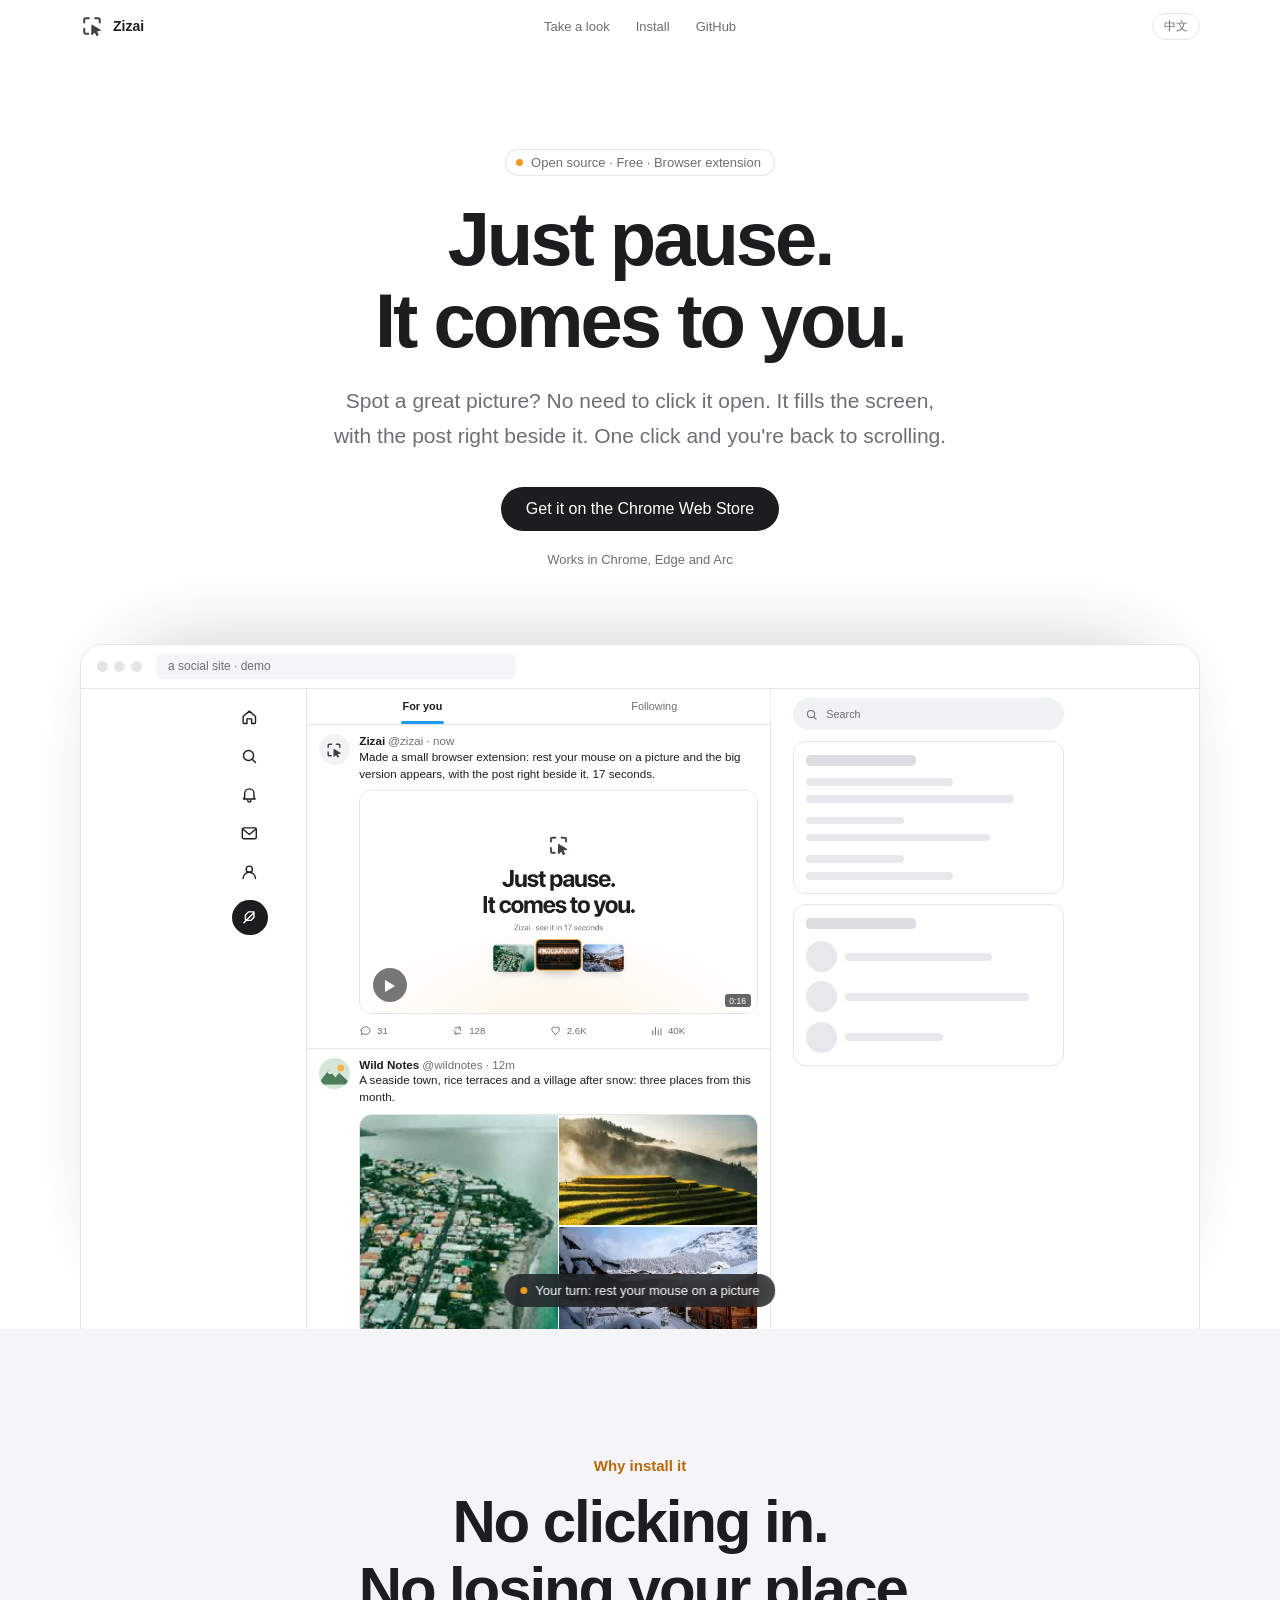
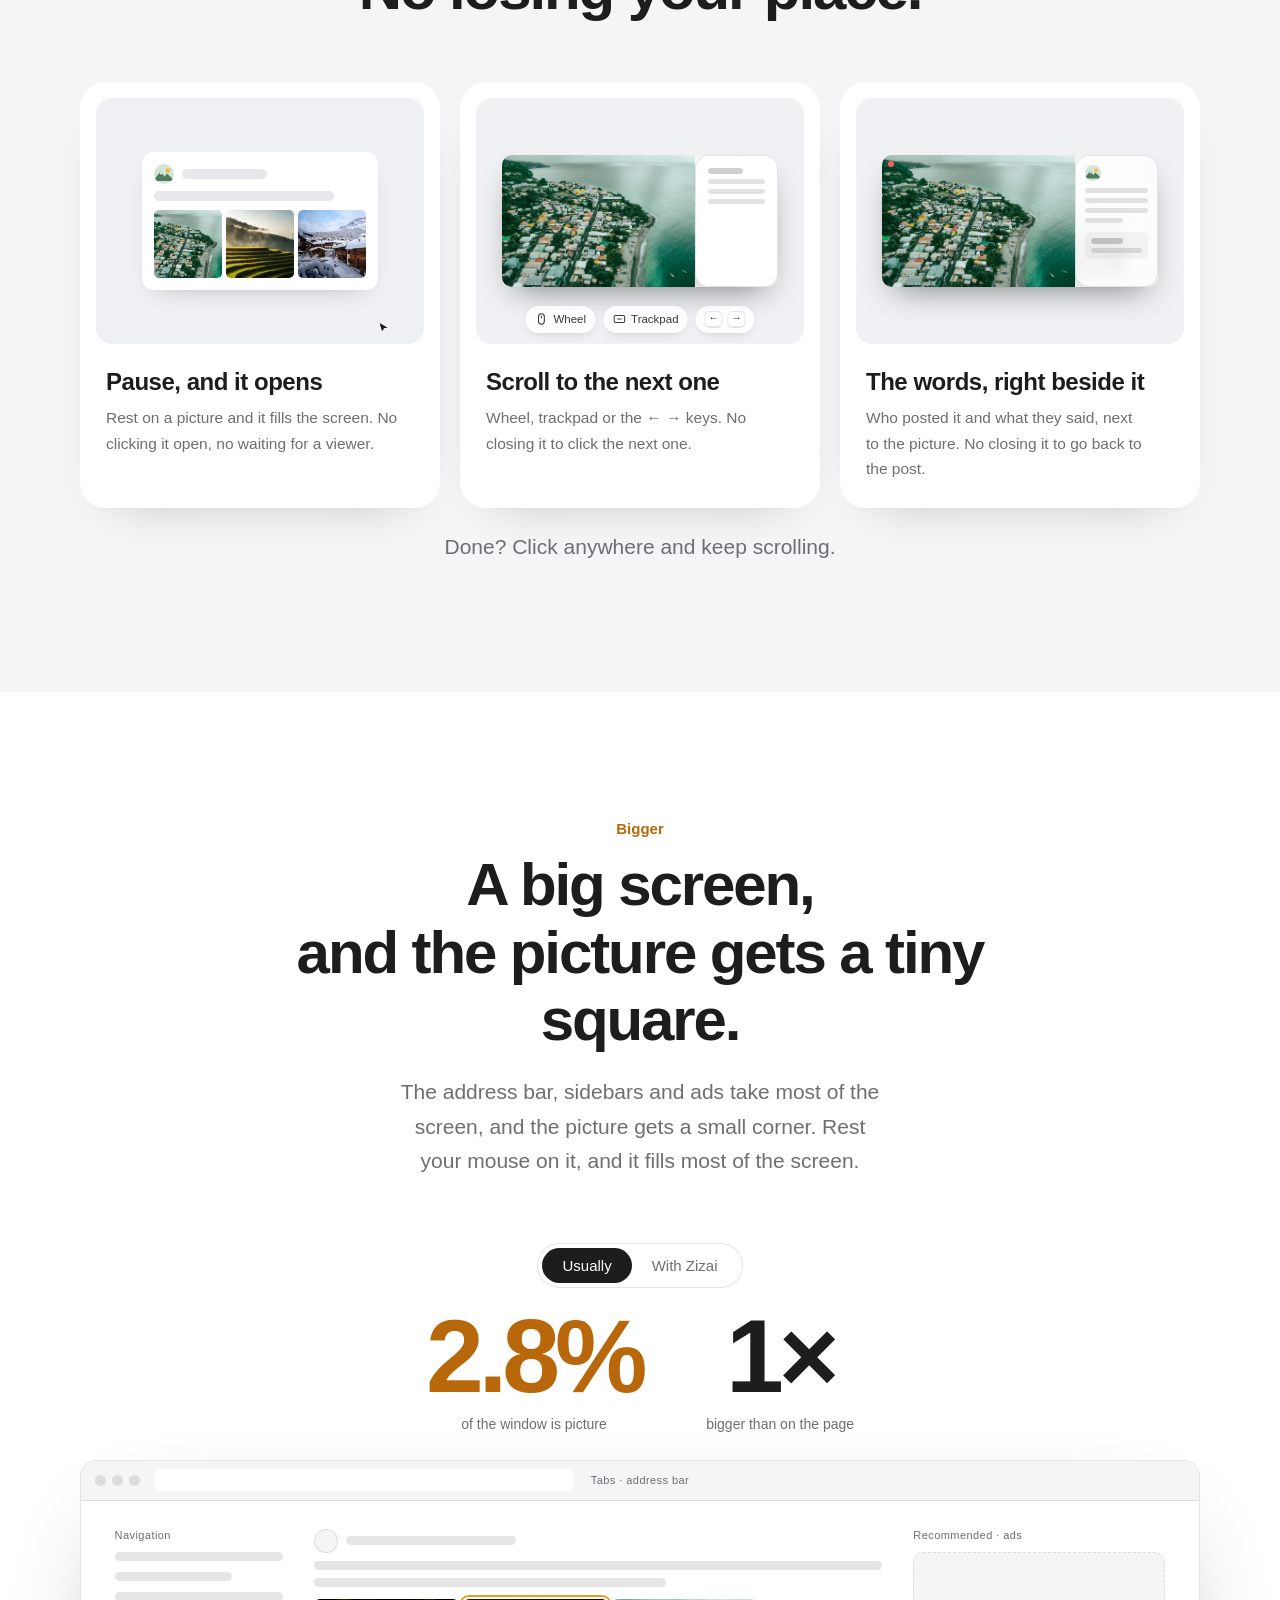
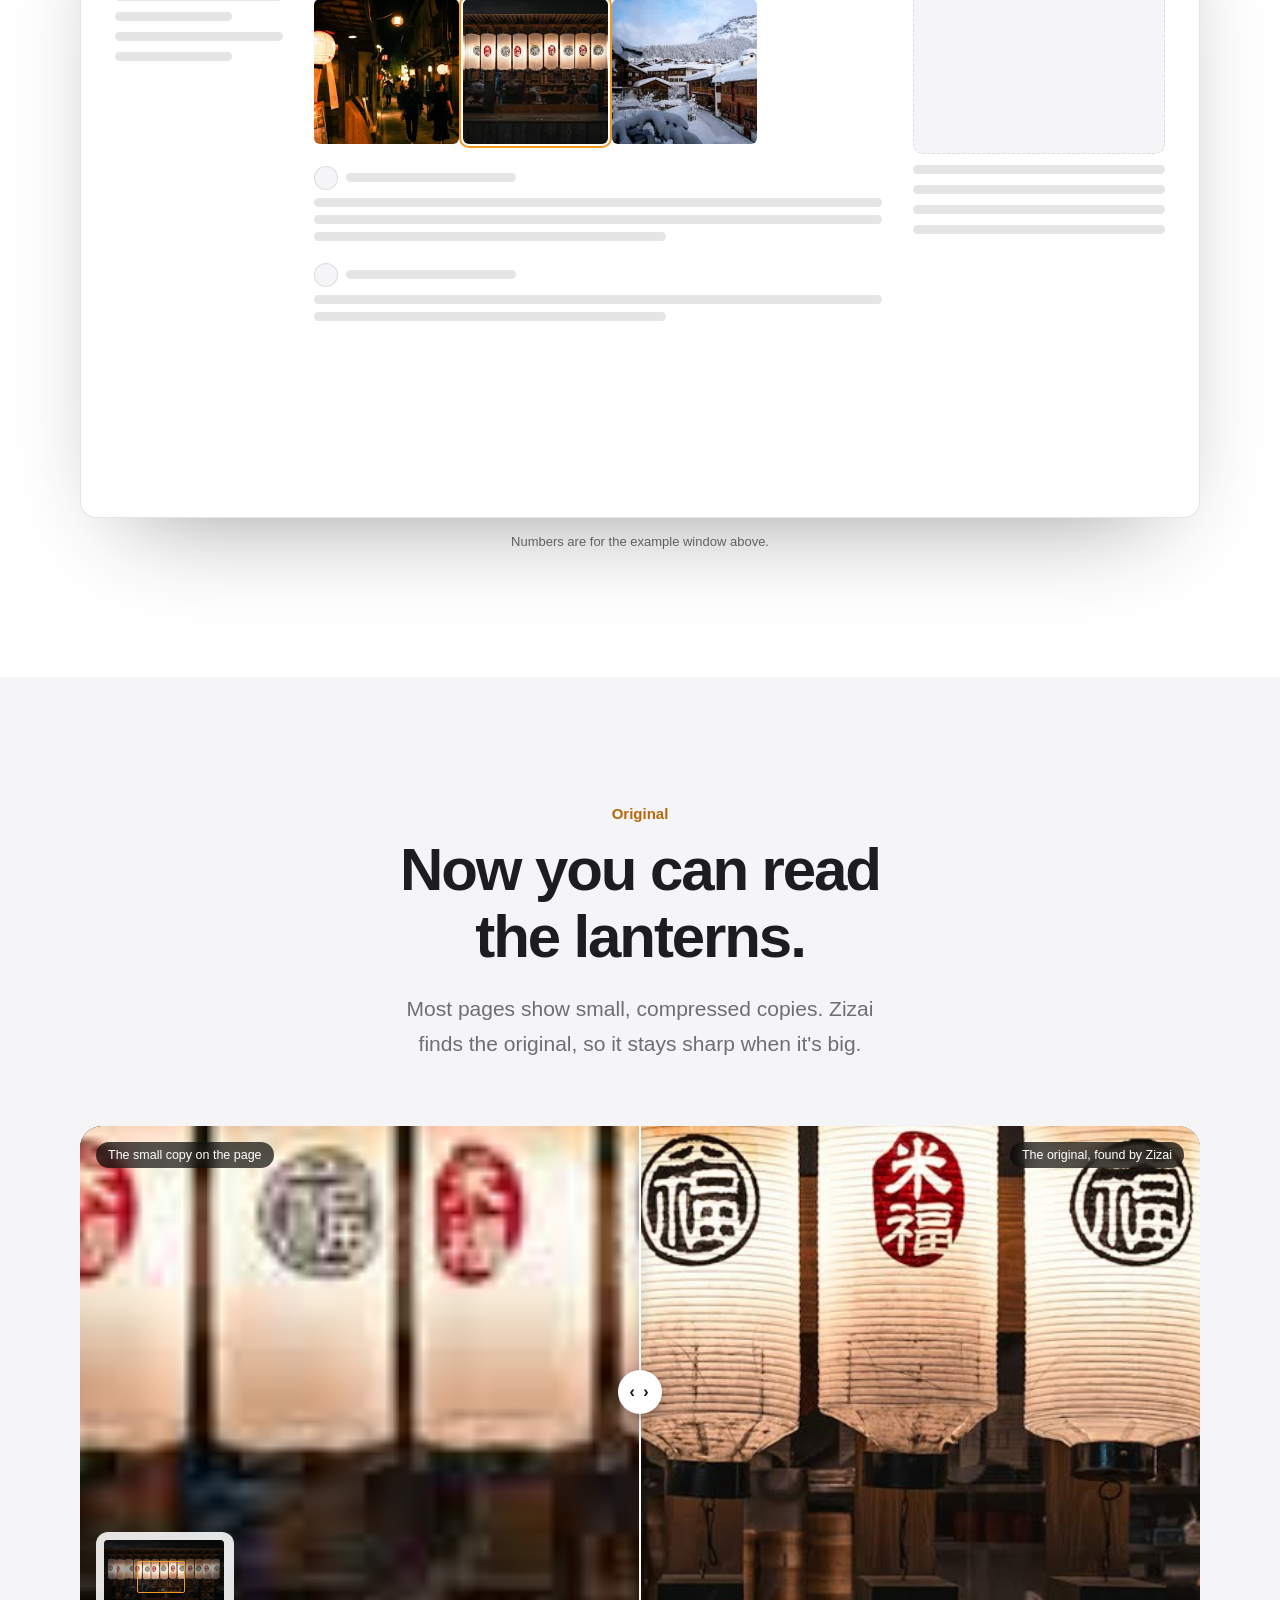
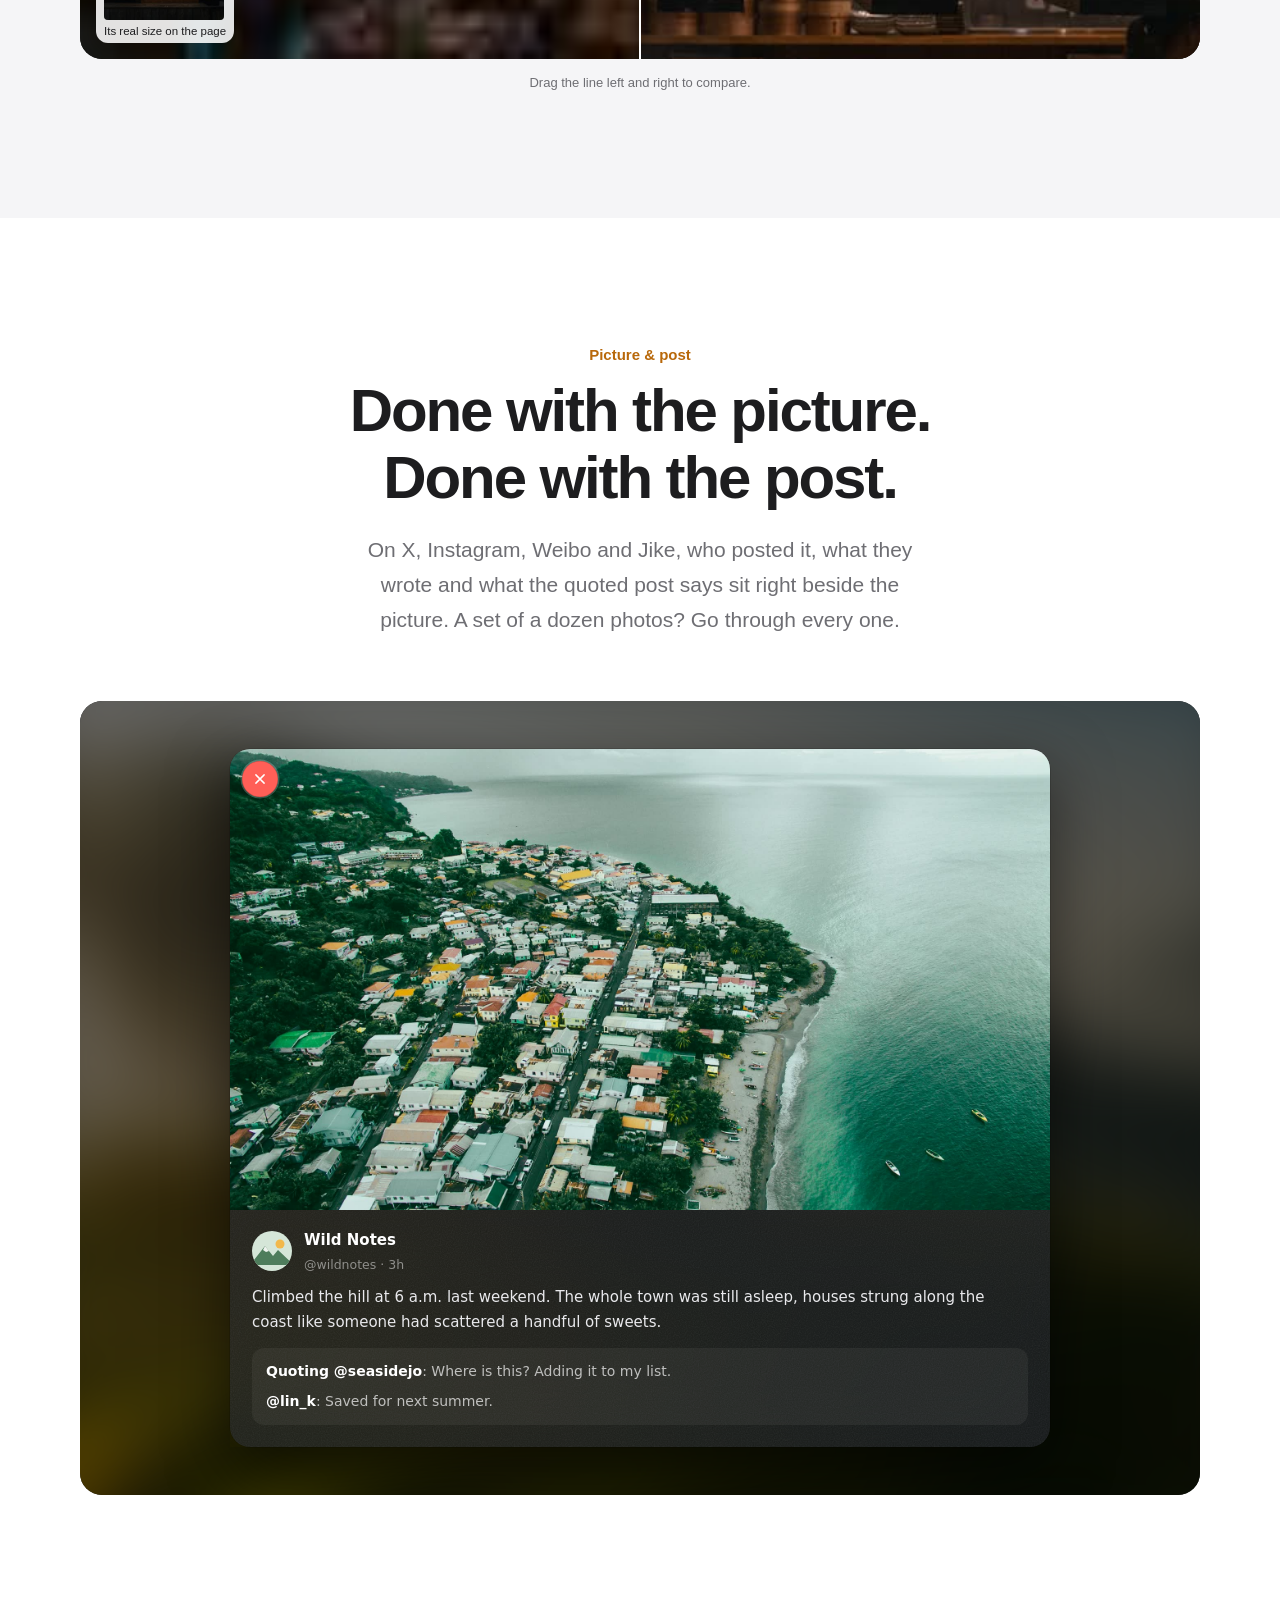
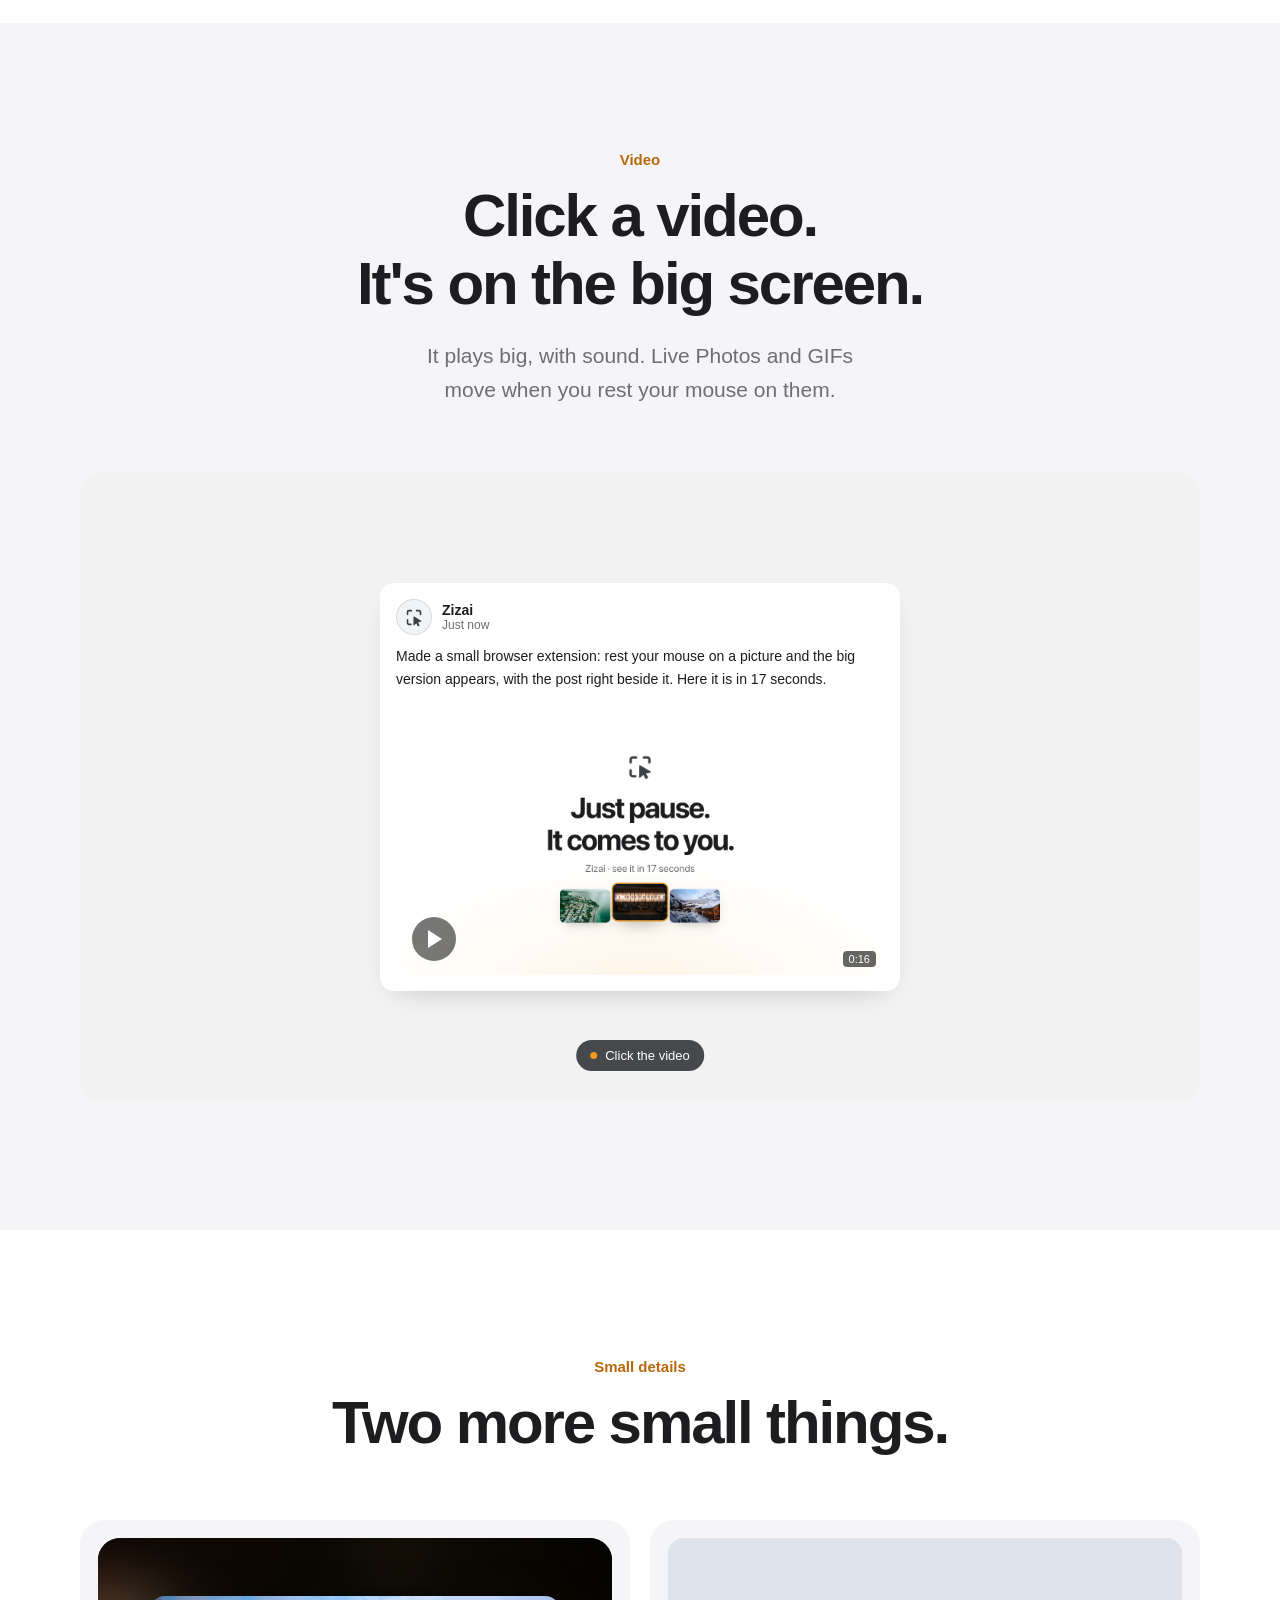
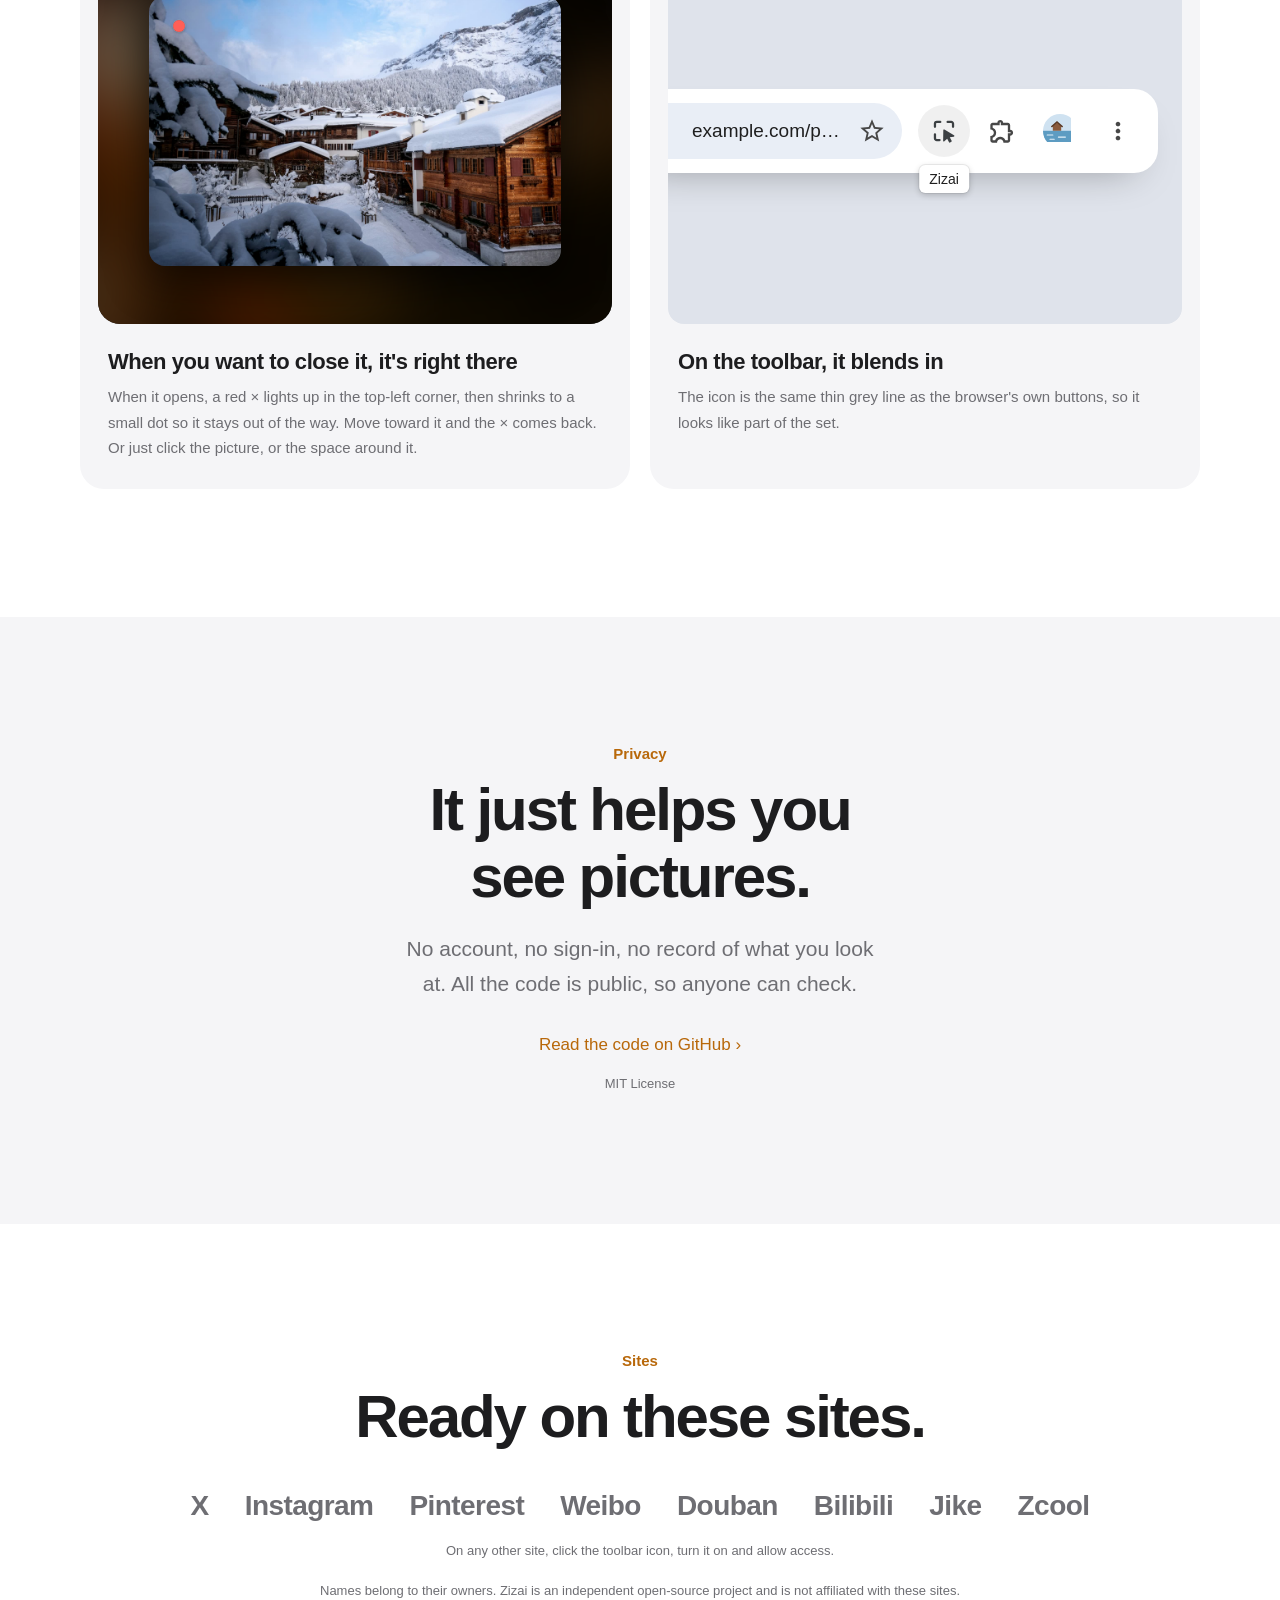
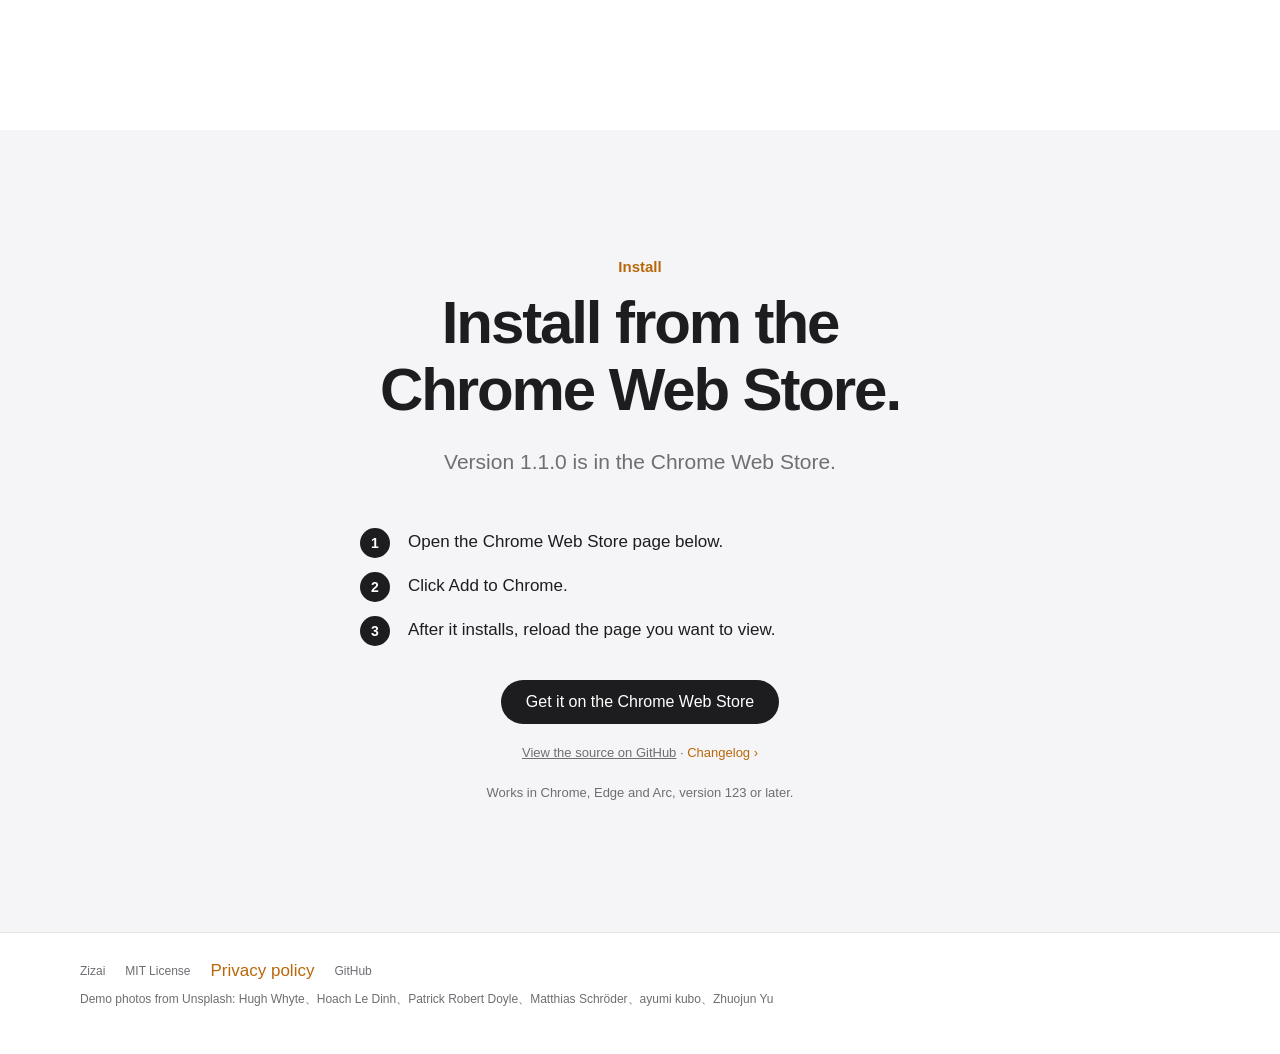
<file: docs/index.html>
<!doctype html>
<html lang="zh-CN">
<head>
<meta charset="utf-8">
<meta name="viewport" content="width=device-width, initial-scale=1">
<title>自在浏览 · Zizai</title>
<meta name="description" content="开源、免费的浏览器看图插件。鼠标停在网页图片上，就能看到放大的原图，旁边还有作者和正文。">
<meta property="og:title" content="自在浏览 · Zizai">
<meta property="og:description" content="鼠标一停，精彩就来。开源、免费的浏览器看图插件。">
<meta property="og:image" content="assets/icon-128.png">
<link rel="icon" href="assets/icon-32.png" sizes="32x32">
<link rel="icon" href="assets/mark.svg" type="image/svg+xml" sizes="any">
<link rel="preload" as="image" href="assets/photos/coast.jpg">
<style>
:root {
  color-scheme: light dark;
  --bg: light-dark(#fff, #000);
  --soft: light-dark(#f5f5f7, #101012);
  --ink: light-dark(#1d1d1f, #f5f5f7);
  --muted: light-dark(#6e6e73, #a1a1a6);
  --line: light-dark(#0000001a, #ffffff1f);
  --card: light-dark(#fff, #1c1c1e);
  --amber: #f29a1f;
  --amber-ink: light-dark(#b8680a, #f7b45a);
  --primary: light-dark(#1d1d1f, #f5f5f7);
  --primary-ink: light-dark(#fff, #000);
  /* A faint grain for frosted cards, as in the extension: it keeps dark
     gradients under a blur from breaking into bands. */
  --grain: url("data:image/svg+xml;utf8,<svg xmlns='http://www.w3.org/2000/svg' width='140' height='140'><filter id='g'><feTurbulence type='fractalNoise' baseFrequency='.85' numOctaves='2' stitchTiles='stitch'/><feColorMatrix values='0 0 0 0 1 0 0 0 0 1 0 0 0 0 1 0 0 0 .07 0'/></filter><rect width='100%' height='100%' filter='url(%23g)'/></svg>");
  font-family: -apple-system, BlinkMacSystemFont, "SF Pro Display", "PingFang SC", "Hiragino Sans GB", "Segoe UI", "Microsoft YaHei", sans-serif;
}
* { box-sizing: border-box; }
html { scroll-behavior: smooth; }
body { margin: 0; background: var(--bg); color: var(--ink); -webkit-font-smoothing: antialiased; }
a { color: inherit; }
button { font: inherit; color: inherit; cursor: pointer; }
:focus-visible { outline: 3px solid var(--amber); outline-offset: 3px; border-radius: 8px; }
.wrap { width: min(1120px, calc(100% - 32px)); margin: 0 auto; }

/* Top bar */
.top { position: sticky; top: 0; z-index: 20; background: color-mix(in srgb, var(--bg) 80%, transparent); backdrop-filter: saturate(1.8) blur(20px); border-bottom: 1px solid transparent; transition: border-color .2s; }
.top.scrolled { border-color: var(--line); }
.top .wrap { position: relative; height: 52px; display: flex; align-items: center; gap: 22px; font-size: 13px; }
.brand { display: flex; align-items: center; gap: 9px; font-weight: 600; font-size: 14px; text-decoration: none; margin-right: auto; }
.brand img { display: block; width: 24px; height: 24px; }
.top nav { position: absolute; left: 50%; transform: translateX(-50%); display: flex; gap: 26px; white-space: nowrap; }
.top nav a { text-decoration: none; color: var(--muted); }
.top nav a:hover { color: var(--ink); }
.lang { white-space: nowrap; border: 1px solid var(--line); background: none; border-radius: 100px; padding: 4px 11px; font-size: 12px; color: var(--muted); }
.lang:hover { color: var(--ink); }

/* Sections: one idea each, centred, light, alternating white and grey */
.sec { padding: 128px 0; text-align: center; }
.sec.soft { background: var(--soft); }
.sec.soft .detail { background: var(--bg); }
h1, h2, h3 { margin: 0 auto; font-weight: 700; white-space: pre-line; text-wrap: balance; }
h1 { font-size: clamp(40px, 6.2vw, 76px); line-height: 1.08; letter-spacing: -.04em; }
h2 { font-size: clamp(32px, 4.8vw, 60px); line-height: 1.12; letter-spacing: -.035em; max-width: 15em; }
h3 { font-size: 22px; line-height: 1.3; letter-spacing: -.02em; }
.hang { margin-right: -.5em; }
.eyebrow { margin: 0 0 14px; font-size: 15px; font-weight: 600; color: var(--amber-ink); }
.kicker { display: inline-flex; align-items: center; gap: 8px; margin: 0 0 22px; padding: 5px 13px 5px 10px; border: 1px solid var(--line); border-radius: 100px; font-size: 13px; color: var(--muted); background: var(--bg); }
.kicker::before { content: ""; width: 7px; height: 7px; border-radius: 50%; background: var(--amber); }
.body { font-size: clamp(17px, 1.7vw, 21px); line-height: 1.65; color: var(--muted); max-width: 640px; margin: 22px auto 0; text-wrap: balance; }
.small { font-size: 13px; line-height: 1.7; color: var(--muted); margin: 18px auto 0; max-width: 640px; text-wrap: pretty; }
.visual { margin-top: 64px; text-align: left; }
.sec.hero { padding: 96px 0 0; }
.hint { text-align: center; font-size: 13px; color: var(--muted); margin: 16px 0 0; }

/* Buttons */
.cta { display: flex; flex-wrap: wrap; gap: 14px 22px; justify-content: center; align-items: center; margin-top: 34px; }
.btn { display: inline-flex; align-items: center; gap: 8px; text-decoration: none; border-radius: 100px; padding: 12px 24px; font-size: 16px; font-weight: 500; border: 1px solid var(--line); }
.btn.primary { background: var(--primary); color: var(--primary-ink); border-color: transparent; }
.link { color: var(--amber-ink); text-decoration: none; font-size: 17px; }
.link:hover { text-decoration: underline; }
/* Chrome Web Store listing. The primary install buttons use this style. */
.store { display: inline-flex; align-items: center; gap: 8px; border-radius: 100px; padding: 11px 18px; font-size: 15px; border: 1px dashed var(--line); color: var(--muted); text-decoration: none; }
.store svg { width: 18px; height: 18px; fill: none; stroke: currentColor; stroke-width: 1.8; stroke-linecap: round; stroke-linejoin: round; }
a.store { border-style: solid; color: var(--ink); }
a.store:hover { background: var(--soft); }

/* ---------- Hero demo: a feed laid out like the reader's usual site ---------- */
.demo { margin-top: 72px; border: 1px solid var(--line); border-radius: 22px 22px 0 0; border-bottom: 0; background: var(--card); box-shadow: 0 -30px 90px -60px #0006; overflow: hidden; text-align: left; }
.bar { height: 44px; display: flex; align-items: center; gap: 14px; padding: 0 16px; border-bottom: 1px solid var(--line); font-size: 12px; color: var(--muted); background: var(--card); }
.dots { display: flex; gap: 6px; }
.dots i { width: 11px; height: 11px; border-radius: 50%; background: var(--line); }
.address { flex: 1; max-width: 360px; height: 26px; border-radius: 8px; background: var(--soft); display: flex; align-items: center; padding: 0 12px; }
.howto { margin-left: auto; display: flex; gap: 14px; align-items: center; white-space: nowrap; }
.howto button { border: 1px solid var(--line); background: var(--soft); border-radius: 100px; padding: 3px 10px; font-size: 11.5px; }
kbd { font: 600 11px/1 ui-monospace, SFMono-Regular, Menlo, monospace; border: 1px solid var(--line); border-bottom-width: 2px; border-radius: 5px; padding: 3px 6px; background: var(--card); color: var(--ink); }
.page { position: relative; height: 640px; overflow: hidden; font-size: 14px; }
/* The feed is laid out at a real desktop width (1440px) and zoomed down
   to fit, so it reads like an actual page rather than a blown-up one. */
.cols { position: absolute; inset: 0; display: grid; justify-content: center; overflow: hidden; zoom: var(--z, 1); }
.ph { display: block; height: 10px; border-radius: 6px; background: light-dark(#e8e8ec, #2a2a2e); }
.ph.h { height: 14px; width: 45%; margin-bottom: 4px; background: light-dark(#dcdce1, #333337); }
.ph.w60 { width: 60%; } .ph.w75 { width: 75%; } .ph.w40 { width: 40%; } .ph.w85 { width: 85%; }
.phbox { display: grid; gap: 12px; }
.ava { flex: none; display: block; border-radius: 50%; overflow: hidden; }
.ava svg { display: block; width: 100%; height: 100%; }
.ownmark { display: grid; place-items: center; width: 100%; height: 100%; background: light-dark(#f1f3f4, #2a2b2e); }
.ownmark img { width: 58%; height: 58%; }
.thumb { position: relative; border: 0; padding: 0; overflow: hidden; display: block; background: var(--soft); cursor: zoom-in; }
.thumb img { width: 100%; height: 100%; object-fit: cover; display: block; }
.thumb.cover::before { content: ""; position: absolute; left: 50%; top: 50%; width: 52px; height: 52px; margin: -26px 0 0 -26px; border-radius: 50%; background: #0008; backdrop-filter: blur(6px); box-shadow: 0 0 0 2px #fff6; }
.thumb.cover::after { content: ""; position: absolute; left: 50%; top: 50%; margin: -9px 0 0 -5px; border-style: solid; border-width: 9px 0 9px 15px; border-color: transparent transparent transparent #fff; }
.thumb.film::before { left: 16px; top: auto; bottom: 14px; margin: 0; width: 44px; height: 44px; }
.thumb.film::after { left: 32px; top: auto; bottom: 27px; margin: 0; border-width: 9px 0 9px 14px; }
.thumb .dur { position: absolute; right: 8px; bottom: 8px; font-size: 11px; color: #fff; background: #0009; border-radius: 4px; padding: 2px 6px; font-variant-numeric: tabular-nums; }
.acts { display: flex; color: var(--muted); font-size: 12.5px; }
.acts span { display: inline-flex; align-items: center; gap: 6px; }
.acts svg { width: 17px; height: 17px; fill: none; stroke: currentColor; stroke-width: 1.7; stroke-linecap: round; stroke-linejoin: round; }

/* Weibo-like (Chinese): grey page, white cards, three columns */
.page.wb { background: light-dark(#f2f2f2, #121214); }
.wb .top-band { position: absolute; top: 0; left: 0; right: 0; height: 52px; z-index: 1; background: var(--card); border-bottom: 1px solid var(--line); display: flex; align-items: center; justify-content: center; gap: 18px; }
.wb .search { width: 300px; height: 32px; border-radius: 100px; background: light-dark(#f2f2f2, #26262a); display: flex; align-items: center; padding: 0 14px; color: var(--muted); font-size: 13px; gap: 8px; }
.wb .search svg, .wb .band-icons svg { width: 16px; height: 16px; fill: none; stroke: currentColor; stroke-width: 1.8; stroke-linecap: round; }
.wb .band-icons { display: flex; gap: 22px; color: var(--muted); }
.wb .band-icons svg { width: 20px; height: 20px; }
.wb .cols { top: 52px; grid-template-columns: 180px 600px 280px; gap: 16px; padding: 16px; align-content: start; }
.wb .card { background: var(--card); border-radius: 10px; }
.wb .nav-list { padding: 8px; align-self: start; position: sticky; top: 0; }
.wb .nav-list a { display: flex; align-items: center; gap: 10px; padding: 9px 10px; border-radius: 8px; text-decoration: none; color: var(--ink); font-size: 14px; }
.wb .nav-list a.on { background: light-dark(#fff3e6, #2c2218); color: #e8710a; font-weight: 600; }
.wb .nav-list svg { width: 18px; height: 18px; fill: none; stroke: currentColor; stroke-width: 1.8; stroke-linecap: round; stroke-linejoin: round; }
.wb .feed { display: grid; gap: 10px; align-content: start; }
.wb .post { padding: 16px 18px 0; }
.wb .who { display: flex; gap: 12px; align-items: center; }
.wb .who .ava { width: 44px; height: 44px; }
.wb .who b { font-size: 14.5px; font-weight: 600; }
.wb .who small { display: block; color: var(--muted); font-size: 12px; margin-top: 3px; }
.wb .text { margin: 10px 0 10px 56px; line-height: 1.7; font-size: 14.5px; }
.wb .grid { margin-left: 56px; display: grid; grid-template-columns: repeat(3, 1fr); gap: 4px; max-width: 360px; }
.wb .grid .thumb { aspect-ratio: 1; border-radius: 4px; }
.wb .grid .thumb.cover { grid-column: 1 / -1; aspect-ratio: 16 / 9; border-radius: 6px; max-width: 480px; }
.wb .grid:has(.cover) { max-width: 480px; }
.wb .acts { margin: 12px -18px 0; border-top: 1px solid var(--line); }
.wb .acts span { flex: 1; justify-content: center; padding: 10px 0; }
.wb .side { padding: 16px; }
.wb .side-col { align-self: start; position: sticky; top: 0; gap: 12px; }
.wb .side h4 { margin: 0 0 10px; font-size: 14px; }
.wb .side ol { margin: 0; padding: 0; list-style: none; display: grid; gap: 11px; font-size: 13px; counter-reset: h; }
.wb .side li { display: flex; gap: 10px; counter-increment: h; }
.wb .side li::before { content: counter(h); width: 16px; color: #e8710a; font-weight: 700; text-align: center; }
.wb .side li:nth-child(n+4)::before { color: var(--muted); }
.wb .side li span { color: var(--muted); margin-left: auto; font-size: 12px; }

/* X-like (English): white page, icon rail, one bordered timeline column */
.page.xx { background: var(--bg); }
.xx .cols { grid-template-columns: 88px 600px 350px; gap: 0 28px; }
.xx .rail { display: grid; gap: 4px; align-content: start; justify-items: center; padding: 14px 0; position: sticky; top: 0; }
.xx .rail span { width: 46px; height: 46px; border-radius: 50%; display: grid; place-items: center; color: var(--ink); }
.xx .rail svg { width: 24px; height: 24px; fill: none; stroke: currentColor; stroke-width: 1.8; stroke-linecap: round; stroke-linejoin: round; }
.xx .rail .post-btn { width: 46px; height: 46px; border-radius: 50%; background: var(--primary); color: var(--primary-ink); margin-top: 8px; }
.xx .timeline { border-left: 1px solid var(--line); border-right: 1px solid var(--line); min-height: 100%; }
.xx .tabs { display: flex; border-bottom: 1px solid var(--line); position: sticky; top: 0; z-index: 1; background: color-mix(in srgb, var(--bg) 85%, transparent); backdrop-filter: blur(12px); }
.xx .tabs span { flex: 1; text-align: center; padding: 15px 0; color: var(--muted); font-weight: 500; }
.xx .tabs span.on { color: var(--ink); font-weight: 700; position: relative; }
.xx .tabs span.on::after { content: ""; position: absolute; left: 50%; bottom: 0; width: 56px; margin-left: -28px; height: 4px; border-radius: 4px; background: #1d9bf0; }
.xx .post { display: grid; grid-template-columns: 40px 1fr; gap: 12px; padding: 12px 16px; border-bottom: 1px solid var(--line); }
.xx .post .ava { width: 40px; height: 40px; }
.xx .line { font-size: 15px; display: flex; gap: 4px; white-space: nowrap; overflow: hidden; }
.xx .line b { font-weight: 700; }
.xx .line span { color: var(--muted); }
.xx .text { margin: 2px 0 10px; font-size: 15px; line-height: 1.45; }
.xx .grid { display: grid; gap: 2px; border-radius: 16px; overflow: hidden; border: 1px solid var(--line); aspect-ratio: 16 / 9; }
.xx .side .card2 { border: 1px solid var(--line); border-radius: 16px; padding: 16px; }
.xx .grid.n2 { grid-template-columns: 1fr 1fr; }
.xx .grid.n3 { grid-template-columns: 1fr 1fr; grid-template-rows: 1fr 1fr; }
.xx .grid.n3 .thumb:first-child { grid-row: 1 / 3; }
.xx .grid .thumb { width: 100%; height: 100%; }
.xx .grid.n1 { display: block; }
.xx .grid.n1 .thumb { height: 100%; }
.xx .acts { justify-content: space-between; max-width: 420px; margin: 12px 0 2px; }
.xx .side { display: grid; gap: 14px; align-content: start; padding: 12px 0; position: sticky; top: 0; }
.xx .xsearch { height: 42px; border-radius: 100px; background: light-dark(#eff3f4, #202327); display: flex; align-items: center; padding: 0 16px; gap: 10px; color: var(--muted); }
.xx .xsearch svg { width: 17px; height: 17px; fill: none; stroke: currentColor; stroke-width: 2; stroke-linecap: round; }
.xx .trend { border: 1px solid var(--line); border-radius: 16px; padding: 12px 16px; }
.xx .trend h4 { margin: 0 0 10px; font-size: 19px; font-weight: 800; }
.xx .trend p { margin: 0 0 12px; font-size: 13px; color: var(--muted); }
.xx .trend p b { display: block; color: var(--ink); font-size: 15px; margin: 2px 0; }

/* The tip, floating over the feed until the first picture opens */
.tip { position: absolute; left: 50%; bottom: 22px; transform: translateX(-50%); z-index: 2; margin: 0; padding: 9px 16px; border-radius: 100px; background: rgba(28,30,36,.8); backdrop-filter: blur(12px); color: #fff; font-size: 13px; display: flex; gap: 8px; align-items: center; transition: opacity .3s; pointer-events: none; white-space: nowrap; }
.tip::before { content: ""; width: 7px; height: 7px; border-radius: 50%; background: var(--amber); animation: pulse 1.6s infinite; }
@keyframes pulse { 50% { opacity: .25; } }

/* ---------- The viewer, matched to the extension ---------- */
.zz { font: 14px/1.45 system-ui, -apple-system, "PingFang SC", sans-serif; color: #fff; }
.zpic { position: relative; display: grid; place-items: center; overflow: hidden; background: #1b1d22; }
.zpic > .backdrop { position: absolute; inset: -48px; width: calc(100% + 96px); height: calc(100% + 96px); object-fit: cover; filter: blur(40px) brightness(.5) saturate(1.15); pointer-events: none; }
.zpic > .main { position: relative; display: block; max-width: 100%; max-height: 100%; }
.zicon { display: grid; width: 16px; height: 16px; }
.zicon svg, .vmute svg { width: 100%; height: 100%; fill: none; stroke: currentColor; stroke-width: 1.8; stroke-linecap: round; stroke-linejoin: round; }
.zicon .cone, .vmute .cone { fill: currentColor; }
.cross { display: none; } .muted .cross { display: inline; } .muted .wave { display: none; }
.vstate { position: absolute; left: 50%; top: 50%; z-index: 1; width: 64px; height: 64px; margin: -32px 0 0 -32px; border-radius: 50%; background: #000000a0; display: grid; place-items: center; pointer-events: none; opacity: 0; transform: scale(.85); transition: opacity .2s, transform .2s; }
.vstate.on { opacity: 1; transform: none; }
.vstate::before { content: ""; border-style: solid; border-width: 13px 0 13px 22px; border-color: transparent transparent transparent #fff; margin-left: 5px; }
.zcap { display: flex; flex-direction: column; overflow: hidden; border-radius: 0 14px 14px 0; background: var(--grain), rgba(30,32,38,.66); backdrop-filter: blur(36px) saturate(1.2); -webkit-backdrop-filter: blur(36px) saturate(1.2); box-shadow: 0 0 0 .5px #00000040; }
.zcap .head { display: flex; gap: 12px; align-items: center; padding: 22px 22px 14px; }
.zcap .ava { width: 38px; height: 38px; }
.zcap .name { font-weight: 650; font-size: 15px; color: #fff; }
.zcap .meta { margin: 0; font-size: 12.5px; line-height: 1.3; color: #ffffff7a; }
.zcap .post-body { margin: 0; padding: 0 22px 20px; font-size: 15px; line-height: 1.72; color: #e9e9ec; user-select: text; }
.full { position: absolute; inset: 0; z-index: 4; background: rgba(10,12,16,.7); backdrop-filter: blur(20px) saturate(1.3); -webkit-backdrop-filter: blur(20px) saturate(1.3); display: none; }
.full.on { display: block; animation: fade .18s; }
@keyframes fade { from { opacity: 0; } }
.zpanel { position: absolute; display: flex; box-shadow: 0 12px 40px #0009; border-radius: 12px; }
.full .zpic { border-radius: 12px 0 0 12px; cursor: zoom-out; }
.full .zpic.video { cursor: pointer; }
.full .zcap { width: 270px; }
.zpager { position: absolute; left: 50%; bottom: 12px; transform: translateX(-50%); display: flex; gap: 6px; padding: 6px; border-radius: 12px; background: rgba(18,20,24,.62); backdrop-filter: blur(12px); border: 1px solid #ffffff14; transition: opacity .3s; z-index: 2; }
.zpager button { position: relative; width: 46px; height: 46px; padding: 0; border: 0; border-radius: 8px; overflow: hidden; opacity: .55; background: none; outline: 2px solid transparent; outline-offset: -2px; }
.zpager button[aria-current=true] { opacity: 1; outline-color: #fff; }
.zpager img { width: 100%; height: 100%; object-fit: cover; display: block; }
.vbar { position: absolute; left: 14px; right: 14px; bottom: 8px; z-index: 2; display: flex; align-items: center; gap: 10px; padding: 8px 0; transition: opacity .3s; }
.vplay, .vmute { flex: none; width: 28px; height: 28px; border: 0; padding: 4px; background: none; color: #fff; display: grid; place-items: center; filter: drop-shadow(0 1px 2px #0009); }
.vplay::before { content: ""; border-style: solid; border-width: 7px 0 7px 12px; border-color: transparent transparent transparent #fff; margin-left: 3px; }
.vplay.playing::before { width: 4px; height: 14px; border: 0; margin: 0 6px 0 0; background: #fff; box-shadow: 7px 0 0 #fff; }
.vtrack { flex: 1; height: 4px; border-radius: 4px; background: #ffffff45; overflow: hidden; cursor: pointer; }
.vbar:hover .vtrack { height: 6px; }
.vfill { height: 100%; width: 0; background: #fff; }
.vtime { flex: none; font-size: 12px; font-variant-numeric: tabular-nums; text-shadow: 0 1px 3px #000a; }
.full.idle .zpager { opacity: 0; }
.hmute { width: auto !important; gap: 6px; display: inline-flex !important; align-items: center; padding: 4px 8px !important; border-radius: 100px !important; font-size: 12.5px; white-space: nowrap; }
.hmute svg { width: 18px; height: 18px; flex: none; }
.hmute.muted { background: #ffffff26 !important; }
.hbar { left: 12px; right: 12px; bottom: 12px; padding: 6px 10px 6px 6px; border-radius: 14px; background: rgba(28,30,36,.58); backdrop-filter: blur(14px); }
.zhelp { position: absolute; top: 16px; right: 16px; display: grid; grid-template-columns: auto 1fr; gap: 8px 14px; align-items: center; padding: 14px 16px; border-radius: 12px; background: #191c23; border: 1px solid #ffffff1a; font-size: 12.5px; z-index: 3; }
.zhelp[hidden] { display: none; }
.zhelp kbd { justify-self: end; background: #ffffff14; color: #fff; border-color: #ffffff26; }

/* The red close dot, exactly as in the extension */
.cdot { position: absolute; left: 12px; top: 12px; z-index: 3; width: 36px; height: 36px; padding: 0; border: 0; background: none; display: grid; place-items: center; }
.cdot .dot { width: 36px; height: 36px; border-radius: 50%; display: grid; place-items: center; background: #ff5f57; color: #fff; box-shadow: inset 0 0 0 .5px #0000002e, 0 0 0 1.5px #ffffff38, 0 3px 10px #00000059; transform: scale(.3333); transition: transform .38s cubic-bezier(.32,.72,0,1); }
.cdot svg { width: 18px; height: 18px; fill: none; stroke: currentColor; stroke-width: 1.9; stroke-linecap: round; opacity: 0; transition: opacity .18s; }
.cdot:is(:hover, :focus-visible) .dot, .cdot.peek .dot { transform: none; }
.cdot:is(:hover, :focus-visible) svg, .cdot.peek svg { opacity: 1; transition-delay: .06s; }
.cdot:active .dot { transform: scale(.92); }
.cdot:focus-visible { outline: none; }

/* ---------- Why install: three tiles, one idea each ---------- */
.tiles { display: grid; grid-template-columns: repeat(3, minmax(0, 1fr)); gap: 20px; margin: 60px auto 16px; text-align: left; }
.tile { margin: 0; background: var(--bg); border-radius: 26px; padding: 16px 16px 26px; box-shadow: 0 20px 50px -36px #0005; }
.tile figcaption { padding: 0 10px; }
.tile h3 { margin: 22px 0 8px; text-align: left; font-size: 24px; white-space: normal; }
.tile p { margin: 0; color: var(--muted); font-size: 15.5px; line-height: 1.65; text-wrap: pretty; }
.tstage { position: relative; aspect-ratio: 4 / 3; border-radius: 16px; overflow: hidden; background: light-dark(#eef0f3, #18181b); display: grid; place-items: center; }
.mpost { width: 72%; padding: 12px; border-radius: 12px; background: var(--card); box-shadow: 0 10px 24px -16px #0005; display: grid; gap: 7px; }
.mwho { display: flex; gap: 8px; align-items: center; }
.mava, .tava { width: 20px; height: 20px; border-radius: 50%; overflow: hidden; flex: none; display: block; }
.mava svg, .tava svg { width: 100%; height: 100%; display: block; }
.mthumbs { display: grid; grid-template-columns: repeat(3, 1fr); gap: 4px; margin-top: 2px; }
.mthumbs img { width: 100%; aspect-ratio: 1; object-fit: cover; border-radius: 5px; display: block; }
/* The viewer inside a tile: the page blurred behind, picture and post */
.tview { position: absolute; inset: 0; display: grid; place-items: center; background: rgba(242,242,245,.66); backdrop-filter: blur(8px); -webkit-backdrop-filter: blur(8px); opacity: 0; pointer-events: none; }
.tview.on { opacity: 1; }
.tpanel { position: relative; display: flex; width: 84%; border-radius: 10px; overflow: hidden; box-shadow: 0 14px 30px -12px #0007; }
.tpanel > img, .tslides { position: relative; width: 70%; aspect-ratio: 16 / 11; overflow: hidden; display: block; flex: none; }
.tpanel > img { object-fit: cover; }
.tslides img { position: absolute; inset: 0; width: 100%; height: 100%; object-fit: cover; }
/* The picture alone sets the panel's height; the card never pushes it. */
.tcard { flex: 1; display: grid; align-content: start; gap: 5px; padding: 10px 8px; background: rgba(255,255,255,.8); contain: size; overflow: hidden; }
.tcard i { display: block; height: 5px; border-radius: 3px; background: #0000001c; }
.tcard i:first-child { width: 62%; height: 6px; background: #00000030; }
.tcard.rich { gap: 5px; padding: 9px 9px; }
.tcard.rich .tava { width: 16px; height: 16px; margin-bottom: 2px; }
.tcard .short { width: 60%; }
.tquote { display: grid; gap: 4px; margin-top: 4px; padding: 6px; border-radius: 5px; background: #0000000a; }
.tdot { position: absolute; left: 6px; top: 6px; width: 6px; height: 6px; border-radius: 50%; background: #ff5f57; }
.tcount { position: absolute; left: 35%; bottom: 6px; transform: translateX(-50%); padding: 2px 7px; border-radius: 100px; background: #000a; color: #fff; font-size: 10px; font-variant-numeric: tabular-nums; }
/* Extras sit on their own layer so the panel stays put in every tile. */
.tkeys { position: absolute; left: 50%; bottom: 4.5%; transform: translateX(-50%); display: flex; gap: 8px; justify-content: center; white-space: nowrap; }
.tk { display: inline-flex; align-items: center; gap: 5px; padding: 5px 9px; border-radius: 100px; background: #ffffffd9; color: #3a3a3c; font-size: 11.5px; box-shadow: 0 4px 12px -6px #0004; transition: background .2s, color .2s, transform .2s; }
.tk b { font-weight: 500; }
.tk svg { width: 14px; height: 14px; fill: none; stroke: currentColor; stroke-width: 1.8; stroke-linecap: round; }
.tk kbd { font-size: 10px; padding: 2px 5px; background: #fff; color: #1d1d1f; }
.tk.on { background: #1d1d1f; color: #fff; transform: translateY(-1px); }
.tk.on kbd { background: #3a3a3c; color: #fff; border-color: #ffffff30; }
.tcard.glow { box-shadow: inset 0 0 0 2px #f29a1f; }
.mring { position: absolute; border-radius: 6px; box-shadow: 0 0 0 2.5px var(--amber); opacity: 0; pointer-events: none; }
.mcur { position: absolute; z-index: 3; width: 18px; height: 18px; left: 0; top: 0; pointer-events: none; }
.mtap { position: absolute; z-index: 2; width: 24px; height: 24px; margin: -12px 0 0 -12px; border-radius: 50%; border: 2px solid #f29a1f; opacity: 0; pointer-events: none; }

/* ---------- Screen share ---------- */
.area-top { display: flex; flex-direction: column; align-items: center; gap: 16px; margin-bottom: 28px; }
.seg { display: inline-flex; padding: 4px; border-radius: 100px; background: var(--bg); border: 1px solid var(--line); }
.seg button { border: 0; background: none; border-radius: 100px; padding: 9px 20px; font-size: 15px; color: var(--muted); }
.seg button[aria-pressed=true] { background: var(--primary); color: var(--primary-ink); }
.meters { display: flex; align-items: flex-end; justify-content: center; gap: clamp(20px, 5vw, 64px); flex-wrap: wrap; }
.meter { text-align: center; }
.meter b { display: block; font-size: clamp(56px, 8.5vw, 104px); font-weight: 700; letter-spacing: -.05em; line-height: 1; color: var(--amber-ink); font-variant-numeric: tabular-nums; }
.meter span { display: block; margin-top: 8px; font-size: 14px; color: var(--muted); }
.meter.times b { color: var(--ink); }
.browser { position: relative; border: 1px solid var(--line); border-radius: 16px; overflow: hidden; background: var(--card); aspect-ratio: 16 / 9.4; box-shadow: 0 40px 100px -50px #0007; }
.bchrome { position: relative; height: 40px; display: flex; align-items: center; gap: 14px; padding: 0 14px; background: var(--soft); border-bottom: 1px solid var(--line); }
.baddr { flex: 1; max-width: 420px; height: 22px; border-radius: 7px; background: var(--card); }
.btag { font-size: 11px; color: var(--muted); letter-spacing: .04em; }
.bchrome .btag { position: absolute; left: 50%; transform: translateX(-50%); }
.bbody { position: absolute; inset: 41px 0 0; display: grid; grid-template-columns: 16% 1fr 24%; gap: 3%; padding: 2.4% 3% 0; }
.bnav, .bside { display: grid; gap: 11px; align-content: start; }
.bnav i, .bside i, .bpost i { display: block; height: 9px; border-radius: 5px; background: var(--line); }
.bnav i:nth-child(odd) { width: 70%; }
.bad { aspect-ratio: 1.25; border-radius: 10px; background: var(--soft); border: 1px dashed var(--line); }
.bfeed { display: grid; gap: 22px; align-content: start; overflow: hidden; }
.bpost { display: grid; gap: 8px; }
.bwho { display: flex; gap: 8px; align-items: center; }
.bwho::before { content: ""; width: 22px; height: 22px; border-radius: 50%; background: var(--soft); border: 1px solid var(--line); flex: none; }
.bwho i { width: 30%; }
.bpost i.short { width: 62%; }
.bthumbs { display: grid; grid-template-columns: repeat(3, 1fr); gap: 4px; margin-top: 4px; width: 78%; }
.bthumbs img { width: 100%; aspect-ratio: 1; object-fit: cover; border-radius: 6px; display: block; }
.bthumbs img.target { outline: 2px solid var(--amber); outline-offset: 2px; cursor: zoom-in; }
.bzz { position: absolute; inset: 41px 0 0; background: rgba(10,12,16,.7); backdrop-filter: blur(16px) saturate(1.3); -webkit-backdrop-filter: blur(16px) saturate(1.3); opacity: 0; pointer-events: none; transition: opacity .25s; cursor: zoom-out; }
.browser.zz-on .bzz { opacity: 1; pointer-events: auto; }
.bpanel { position: absolute; display: flex; border-radius: 12px; overflow: hidden; box-shadow: 0 12px 40px #0009; transform: scale(.96); transition: transform .25s; }
.browser.zz-on .bpanel { transform: none; }
.bpanel img { display: block; object-fit: cover; }
.bcard { background: var(--grain), rgba(30,32,38,.66); backdrop-filter: blur(30px) saturate(1.2); -webkit-backdrop-filter: blur(30px) saturate(1.2); padding: 16px; display: grid; gap: 9px; align-content: start; }
.bcard[hidden] { display: none; }
.bcard i { display: block; height: 8px; border-radius: 4px; background: #ffffff1c; }
.bcard i:first-child { width: 46%; height: 10px; background: #ffffff38; margin-bottom: 4px; }
.bcard i:nth-child(4) { width: 70%; }

/* ---------- Original: before / after, plus the thumbnail's real size ---------- */
.compare { position: relative; border-radius: 22px; overflow: hidden; aspect-ratio: 2.1; background: #111; touch-action: pan-y; user-select: none; }
.compare .layer { position: absolute; inset: 0; background-size: 250% auto; background-position: 46% 44%; background-repeat: no-repeat; }
.compare .small-l { background-image: url("assets/photos/lanterns-s.jpg"); }
.compare .large { background-image: url("assets/photos/lanterns.jpg"); clip-path: inset(0 0 0 var(--cut, 50%)); }
.compare .handle { position: absolute; top: 0; bottom: 0; left: var(--cut, 50%); width: 2px; margin-left: -1px; background: #fff; box-shadow: 0 0 12px #0008; pointer-events: none; }
.compare .handle::after { content: "‹ ›"; position: absolute; top: 50%; left: 50%; width: 44px; height: 44px; margin: -22px 0 0 -22px; border-radius: 50%; background: #fff; color: #111; display: grid; place-items: center; font-size: 16px; font-weight: 700; letter-spacing: 2px; box-shadow: 0 4px 16px #0006; }
.compare .tag { position: absolute; top: 16px; max-width: calc(50% - 24px); overflow: hidden; text-overflow: ellipsis; white-space: nowrap; padding: 6px 12px; border-radius: 100px; background: #000a; color: #fff; font-size: 12.5px; backdrop-filter: blur(8px); pointer-events: none; }
.compare .tag.l { left: 16px; } .compare .tag.r { right: 16px; }
.compare input { position: absolute; inset: 0; width: 100%; height: 100%; margin: 0; opacity: 0; cursor: ew-resize; }
/* The thumbnail at the size the page shows it, with the enlarged part marked. */
.actual { position: absolute; left: 16px; bottom: 16px; margin: 0; padding: 8px 8px 6px; border-radius: 12px; background: rgba(255,255,255,.88); backdrop-filter: blur(10px); box-shadow: 0 8px 24px #0006; pointer-events: none; }
.actual-img { position: relative; display: block; width: 120px; height: 80px; border-radius: 4px; overflow: hidden; }
.actual-img img { width: 100%; height: 100%; object-fit: cover; display: block; }
/* 250% zoom at 46% / 44%: the visible part is 40% of the picture's width. */
.actual .mark { position: absolute; left: 27.6%; top: 26.4%; width: 40%; height: 40%; border: 1.5px solid #f29a1f; border-radius: 2px; box-shadow: 0 0 0 999px #0005; }
.actual figcaption { margin-top: 5px; font-size: 11.5px; color: #1d1d1f; text-align: center; }
.pair { display: grid; grid-template-columns: auto auto 1fr; gap: clamp(16px, 3vw, 36px); align-items: center; }
.pair figure { margin: 0; }
.pair figcaption { margin-top: 12px; font-size: 13px; color: var(--muted); line-height: 1.5; }
.pair figcaption b { display: block; color: var(--ink); font-weight: 600; font-size: 14px; }
.tcard { width: 230px; padding: 12px; border-radius: 14px; background: var(--card); border: 1px solid var(--line); box-shadow: 0 10px 30px -18px #0005; }
.tcard .tline { display: flex; gap: 8px; align-items: center; margin-bottom: 10px; font-size: 12.5px; }
.tcard .tline .ava { width: 24px; height: 24px; }
.tcard img { display: block; width: 180px; height: 120px; object-fit: cover; border-radius: 6px; }
.arrow { width: 44px; height: 44px; border-radius: 50%; display: grid; place-items: center; background: var(--card); border: 1px solid var(--line); color: var(--muted); }
.arrow svg { width: 20px; height: 20px; fill: none; stroke: currentColor; stroke-width: 2; stroke-linecap: round; stroke-linejoin: round; }
.big { border-radius: 20px; overflow: hidden; box-shadow: 0 30px 80px -40px #0008; background: #111; }
.big img { display: block; width: 100%; aspect-ratio: 2000 / 1336; object-fit: cover; }

/* ---------- Picture and post ---------- */
.pstage, .cstage, .vdemo { position: relative; isolation: isolate; overflow: hidden; border-radius: 22px; background: #0e1014; }
.pstage::before, .cstage::before { content: ""; position: absolute; inset: -60px; z-index: -1; background: var(--behind) center / cover; filter: blur(40px) brightness(.42) saturate(1.2); }
.pstage { --behind: url("assets/photos/terraces-s.jpg"); padding: clamp(18px, 4vw, 48px); display: grid; place-items: center; }
.ppanel { position: relative; width: min(820px, 100%); border-radius: 20px; overflow: hidden; box-shadow: 0 20px 60px #0008, 0 0 0 .5px #00000040; }
.ppanel > img { display: block; width: 100%; aspect-ratio: 2000 / 1124; object-fit: cover; }
.pcard { background: var(--grain), rgba(30,32,38,.66); backdrop-filter: blur(36px) saturate(1.2); -webkit-backdrop-filter: blur(36px) saturate(1.2); padding: 18px 22px 22px; font: 15px/1.7 system-ui, -apple-system, "PingFang SC", sans-serif; color: #e9e9ec; }
.pcard .head { display: flex; gap: 12px; align-items: center; margin-bottom: 10px; }
.pcard .ava { width: 40px; height: 40px; }
.pcard .name { font-weight: 650; color: #fff; }
.pcard .meta { margin: 0; font-size: 12.5px; color: #ffffff7a; }
.pcard p { margin: 0; }
.pcard .chain { margin-top: 12px; padding: 12px 14px; border-radius: 12px; background: #ffffff0d; display: grid; gap: 6px; font-size: 14px; color: #ffffffb0; }
.pcard .chain b { color: #fff; font-weight: 600; }

/* ---------- Video: click the cover in a post, it opens and plays ---------- */
.vdemo { aspect-ratio: 16 / 9; background: light-dark(#f2f2f2, #121214); }
.vpage { position: absolute; inset: 0; display: grid; place-items: center; padding: 24px; }
.vpost { width: min(520px, 100%); background: var(--card); border-radius: 14px; padding: 16px; box-shadow: 0 10px 30px -18px #0005; }
.vpost .who { display: flex; gap: 10px; align-items: center; margin-bottom: 10px; font-size: 14px; }
.vpost .who .ava { width: 36px; height: 36px; }
.ava.own { display: grid; place-items: center; background: light-dark(#f1f3f4, #2a2b2e); border: 1px solid var(--line); }
.ava.own img { width: 60%; height: 60%; }
.vpost .who small { display: block; color: var(--muted); font-size: 12px; }
.vpost p { margin: 0 0 10px; font-size: 14px; line-height: 1.6; }
.vpost .thumb { width: 100%; aspect-ratio: 16 / 9; border-radius: 10px; }
.vfull { position: absolute; inset: 0; z-index: 2; background: rgba(10,12,16,.7); backdrop-filter: blur(20px) saturate(1.3); -webkit-backdrop-filter: blur(20px) saturate(1.3); display: grid; place-items: center; opacity: 0; pointer-events: none; transition: opacity .25s; }
.vdemo.open .vfull { opacity: 1; pointer-events: auto; }
.vpanel { position: relative; width: 82%; border-radius: 16px; overflow: hidden; box-shadow: 0 20px 60px #0009; transform: scale(.94); transition: transform .3s cubic-bezier(.32,.72,0,1); }
.vdemo.open .vpanel { transform: none; }
.vpanel video { display: block; width: 100%; aspect-ratio: 16 / 9; object-fit: cover; background: #000; }
.vpanel .vbar { left: 12px; right: 12px; bottom: 12px; padding: 6px 12px 6px 6px; border-radius: 14px; background: rgba(28,30,36,.58); backdrop-filter: blur(14px); -webkit-backdrop-filter: blur(14px); }
.vpanel .cdot { z-index: 3; }
.vpill { position: absolute; right: 16px; top: 16px; display: flex; align-items: center; gap: 7px; padding: 6px 12px; border-radius: 100px; background: #000a; backdrop-filter: blur(10px); color: #fff; font-size: 12.5px; }
.vpill .zicon { width: 16px; height: 16px; }
.vhint { position: absolute; left: 50%; bottom: 18px; transform: translateX(-50%); z-index: 1; padding: 8px 14px; border-radius: 100px; background: rgba(28,30,36,.8); color: #fff; font-size: 13px; display: flex; gap: 8px; align-items: center; white-space: nowrap; pointer-events: none; }
.vhint::before { content: ""; width: 7px; height: 7px; border-radius: 50%; background: var(--amber); animation: pulse 1.6s infinite; }

/* ---------- Details, side by side ---------- */
.details { display: grid; grid-template-columns: minmax(0, 1fr) minmax(0, 1fr); gap: 20px; margin-top: 64px; text-align: left; }
.detail { min-width: 0; background: var(--soft); border-radius: 24px; padding: 18px 18px 28px; display: flex; flex-direction: column; }
.detail .stagebox { border-radius: 16px; overflow: hidden; aspect-ratio: 4 / 3; position: relative; }
.detail h3 { margin: 24px 10px 8px; text-align: left; white-space: normal; }
.detail p { margin: 0 10px; color: var(--muted); font-size: 15px; line-height: 1.7; text-wrap: pretty; }
.cstage { --behind: url("assets/photos/kyoto-s.jpg"); height: 100%; display: grid; place-items: center; }
.cpanel { position: relative; width: 80%; border-radius: 16px; overflow: hidden; box-shadow: 0 12px 40px #0009; transition: opacity .22s, transform .22s; }
.cpanel > img { display: block; width: 100%; aspect-ratio: 2000 / 1316; object-fit: cover; }
.cpanel.gone { opacity: 0; transform: scale(.96); pointer-events: none; }
.creopen { position: absolute; left: 50%; top: 50%; transform: translate(-50%, -50%); border: 1px solid #ffffff2a; background: #ffffff14; color: #fff; border-radius: 100px; padding: 10px 20px; font-size: 15px; }
.creopen[hidden] { display: none; }

/* A close-up of the right end of Chrome's toolbar: the address field
   with its star, then the pinned extension, the extensions button, the
   profile and the menu. Icons follow the outlined style Chrome uses. */
.tbz { position: relative; height: 100%; overflow: hidden; --frame: light-dark(#dfe3eb, #1f1f1f); --tool: light-dark(#fff, #353535); --field: light-dark(#e9eef6, #282828); --glyph: light-dark(#474747, #c7c7c7); background: var(--frame); }
.tbz::before { content: ""; position: absolute; left: 0; right: 0; top: 0; height: 30%; background: linear-gradient(var(--frame), var(--frame)); }
.tbz-bar { position: absolute; left: -48px; right: 24px; top: 50%; transform: translateY(-50%); height: 84px; display: flex; align-items: center; gap: 6px; padding: 0 14px 0 0; background: var(--tool); border-radius: 0 24px 24px 0; box-shadow: 0 18px 40px -24px #0006; }
.tbz-field { flex: 1; min-width: 0; height: 56px; margin-right: 10px; border-radius: 100px; background: var(--field); display: flex; align-items: center; gap: 12px; padding: 0 16px 0 72px; color: var(--glyph); }
.tbz-url { flex: 1; min-width: 0; font-size: 19px; color: light-dark(#1f1f1f, #e3e3e3); white-space: nowrap; overflow: hidden; text-overflow: ellipsis; }
.tbz svg { width: 28px; height: 28px; fill: var(--glyph); flex: none; display: block; }
.tbz-ib { position: relative; flex: none; width: 52px; height: 52px; border-radius: 50%; display: grid; place-items: center; }
.tbz-ib.ours { background: light-dark(#0000000f, #ffffff18); }
.tbz-ib.ours img { width: 28px; height: 28px; display: block; }
.tbz-avatar { width: 34px; height: 34px; border-radius: 50%; overflow: hidden; display: block; }
.tbz-tip { position: absolute; top: 60px; left: 50%; transform: translateX(-50%); padding: 6px 10px; border-radius: 6px; background: light-dark(#fff, #3c3c3c); color: light-dark(#1f1f1f, #e3e3e3); font-size: 14px; white-space: nowrap; box-shadow: 0 2px 6px #0003, 0 0 0 1px #0000000f; }

/* ---------- Sites and install ---------- */
.sites { display: flex; flex-wrap: wrap; justify-content: center; gap: 14px 36px; margin: 40px auto 0; max-width: 900px; font-size: clamp(20px, 2.4vw, 28px); font-weight: 600; letter-spacing: -.02em; color: var(--muted); }
.steps { list-style: none; padding: 0; margin: 48px auto 0; max-width: 560px; display: grid; gap: 14px; text-align: left; }
.steps li { display: grid; grid-template-columns: 34px 1fr; gap: 14px; align-items: start; font-size: 17px; line-height: 1.6; }
.steps b { width: 30px; height: 30px; border-radius: 50%; background: var(--primary); color: var(--primary-ink); display: grid; place-items: center; font-size: 14px; }
code { font: 14px ui-monospace, SFMono-Regular, Menlo, monospace; background: var(--soft); border: 1px solid var(--line); border-radius: 6px; padding: 1px 6px; }

footer { border-top: 1px solid var(--line); padding: 28px 0 44px; font-size: 12px; color: var(--muted); }
footer .wrap { display: flex; flex-wrap: wrap; gap: 8px 20px; align-items: center; }
footer a { text-decoration: none; }
footer a:hover { color: var(--ink); }
.credits { flex-basis: 100%; line-height: 1.7; }

@media (max-width: 980px) {
  .wb .cols { grid-template-columns: 600px; }
  .wb .nav-list, .wb .side-col, .xx .side { display: none; }
  .xx .cols { grid-template-columns: 70px 600px; gap: 0 8px; }
  .address { display: none; }
  .details { grid-template-columns: minmax(0, 1fr); }
  .tiles { grid-template-columns: minmax(0, 1fr); max-width: 480px; }
}
@media (max-width: 640px) {
  .sec { padding: 88px 0; }
  .top nav a:first-child { display: none; }
  .top .wrap { gap: 16px; }
  .hero { padding-top: 56px; }
  .page { height: 560px; }
  .howto span { display: none; }
  .wb .search { width: 180px; }
  .wb .band-icons { display: none; }
  .wb .text, .wb .grid { margin-left: 0; }
  .xx .cols { grid-template-columns: 600px; }
  .xx .rail { display: none; }
  .full .zcap { display: none; }
  .full .zpic { border-radius: 12px; }
  .browser { aspect-ratio: 3 / 4; }
  .bbody { grid-template-columns: 1fr; padding: 5% 6% 0; }
  .bnav, .bside { display: none; }
  .bthumbs { width: 100%; }
  .compare { aspect-ratio: 1.2; }
  .compare .layer { background-size: 420% auto; }
  .actual-img { width: 90px; height: 60px; }
  .vdemo { aspect-ratio: 3 / 4; }
  .vpanel { width: 92%; }
  .pcard { padding: 14px 16px 16px; font-size: 14px; }
  .tbz-bar { height: 64px; left: -60px; right: 12px; }
  .tbz-field { height: 44px; padding-left: 70px; }
  .tbz-url { font-size: 15px; }
  .tbz-ib { width: 40px; height: 40px; }
  .tbz svg, .tbz-ib.ours img { width: 22px; height: 22px; }
  .tbz-avatar { width: 26px; height: 26px; }
  .tbz-tip { top: 48px; font-size: 12px; }
}
@media (hover: none) { .tip { display: none; } }
/* ---------- Demos play themselves when scrolled to, then offer a replay ---------- */
.dcur { position: absolute; z-index: 20; left: 0; top: 0; width: 22px; height: 22px; pointer-events: none; opacity: 0; transition: opacity .25s; filter: drop-shadow(0 2px 4px #0004); }
.dcur.on { opacity: 1; }
.dcur svg { width: 100%; height: 100%; display: block; }
.dtap { position: absolute; z-index: 19; width: 34px; height: 34px; margin: -17px 0 0 -17px; border-radius: 50%; border: 2px solid var(--amber); pointer-events: none; animation: dtap .5s ease-out forwards; }
@keyframes dtap { from { transform: scale(.4); opacity: 1; } to { transform: scale(1.4); opacity: 0; } }
.dkey { position: absolute; z-index: 19; padding: 3px 9px; border-radius: 100px; background: #1d1d1fd9; color: #fff; font-size: 12px; white-space: nowrap; pointer-events: none; animation: dkey .9s ease-out forwards; }
@keyframes dkey { from { opacity: 0; transform: translateY(-4px); } 25% { opacity: 1; transform: none; } 75% { opacity: 1; } to { opacity: 0; transform: translateY(6px); } }
.replay { position: absolute; z-index: 21; right: 16px; bottom: 16px; display: inline-flex; align-items: center; gap: 6px; padding: 8px 14px 8px 11px; border: 0; border-radius: 100px; background: rgba(28,30,36,.78); -webkit-backdrop-filter: blur(12px); backdrop-filter: blur(12px); color: #fff; font-size: 13px; line-height: 1; cursor: pointer; opacity: 0; pointer-events: none; transition: opacity .3s, background .2s; }
.replay.on { opacity: 1; pointer-events: auto; }
.replay:hover { background: rgba(28,30,36,.92); }
.replay svg { width: 15px; height: 15px; fill: none; stroke: currentColor; stroke-width: 2; stroke-linecap: round; stroke-linejoin: round; }

/* Phones have no mouse to rest, so the hover tip gives way to the replay button. */
@media (max-width: 600px) { .tip { display: none; } }

/* Chinese lines break at punctuation, never in the middle of a phrase. */
html:lang(zh-CN) :is(h1, h2, h3, p, li, figcaption) { word-break: keep-all; overflow-wrap: break-word; }
.sec .wrap > :is(p.body, p.small, p.hint), .visual > p.hint { text-wrap: balance; }

@media (prefers-reduced-motion: reduce) { * { transition: none !important; animation: none !important; } html { scroll-behavior: auto; } }
</style>
</head>
<body>
<header class="top" id="top">
  <div class="wrap">
    <a class="brand" href="#">
      <img src="assets/mark.svg" width="24" height="24" alt="">
      <span data-i="name">自在浏览</span>
    </a>
    <nav>
      <a href="#why" data-i="navLook">看看</a>
      <a href="#install" data-i="navInstall">安装</a>
      <a class="repo" href="https://github.com/Jooosephlee/zizai">GitHub</a>
    </nav>
    <button class="lang" id="lang" type="button">EN</button>
  </div>
</header>

<main>
  <!-- 1. Hero -->
  <section class="sec hero">
    <div class="wrap">
      <p class="kicker" data-i="kicker">开源 · 免费 · 浏览器插件</p>
      <h1 data-i="h1">鼠标一停，精彩就来。</h1>
      <p class="body" data-i="lead">刷到好图，不用点开。大图直接铺开，作者和正文就在旁边。看完随手一点，接着刷。</p>
      <div class="cta">
        <a class="btn primary store-main" href="https://chromewebstore.google.com/detail/zizai/gicgnhlpofjobdoloefejjeaicijcbie?hl=zh-CN" data-i="ctaInstall">在 Chrome 应用商店安装</a>
      </div>
      <p class="small" data-i="meta">Chrome、Edge、Arc 都能用</p>

      <div class="demo" aria-label="交互演示" data-i-aria="demoLabel">
        <div class="bar">
          <span class="dots"><i></i><i></i><i></i></span>
          <span class="address" id="demoAddress"></span>
                  </div>
        <div class="page" id="page">
          <div id="feedHost"></div>
          <p class="tip" id="tip" data-i="tipHover">你也试试：鼠标停在图上</p>
          <div class="zz full" id="full" role="dialog" aria-modal="false" aria-label="全页看图" data-i-aria="fullLabel">
            <div class="zpanel" id="panel">
              <button type="button" class="cdot" id="closer" aria-label="关闭" data-i-aria="closeLabel"><i class="dot" aria-hidden="true"><svg viewBox="0 0 24 24"><path d="M6.5 6.5l11 11M17.5 6.5l-11 11"/></svg></i></button>
              <div class="zpic" id="zpic"></div>
              <aside class="zcap">
                <div class="head"><span class="ava" id="sAva"></span><div><div class="name" id="sName"></div><p class="meta" id="sMeta"></p></div></div>
                <p class="post-body" id="sBody"></p>
              </aside>
            </div>
            <div class="zhelp" id="help" hidden></div>
          </div>
        </div>
      </div>
    </div>
  </section>

  <!-- Why install -->
  <section class="sec soft" id="why">
    <div class="wrap">
      <p class="eyebrow" data-i="eWhy">为什么要装</p>
      <h2 data-i="whyTitle">看图不用点，
刷图不打断。</h2>
      <div class="tiles">
        <figure class="tile" id="tileOpen">
          <div class="tstage">
            <div class="mpost"><div class="mwho"><span class="mava" data-avatar="mountain"></span><i class="ph w40"></i></div><i class="ph w85"></i><div class="mthumbs"><img src="assets/photos/coast-s.jpg" alt=""><img src="assets/photos/terraces-s.jpg" alt=""><img src="assets/photos/snow-s.jpg" alt=""></div></div>
            <div class="tview"><div class="tpanel"><img src="assets/photos/coast.jpg" alt=""><span class="tcard"><i></i><i></i><i></i><i></i></span><span class="tdot"></span></div></div>
            <span class="mring"></span><svg class="mcur" viewBox="0 0 24 24"><path d="M5 3l14 8.2-6.2 1.3-3.4 5.7z" fill="#1d1d1f" stroke="#fff" stroke-width="1.6" stroke-linejoin="round"/></svg><span class="mtap"></span>
          </div>
          <figcaption><h3 data-i="t1">停一下，就打开</h3><p data-i="t1p">鼠标停在图上，大图就铺开。不用先点一下，再等它弹出来。</p></figcaption>
        </figure>
        <figure class="tile" id="tileFlip">
          <div class="tstage">
            <div class="mpost"><div class="mwho"><span class="mava" data-avatar="mountain"></span><i class="ph w40"></i></div><i class="ph w85"></i><div class="mthumbs"><img src="assets/photos/coast-s.jpg" alt=""><img src="assets/photos/terraces-s.jpg" alt=""><img src="assets/photos/snow-s.jpg" alt=""></div></div>
            <div class="tview on"><div class="tpanel"><span class="tslides"><img src="assets/photos/coast.jpg" alt=""><img src="assets/photos/terraces.jpg" alt=""><img src="assets/photos/snow.jpg" alt=""></span><span class="tcard"><i></i><i></i><i></i><i></i></span><span class="tdot"></span><span class="tcount">1 / 3</span></div>
              <div class="tkeys"><span class="tk wheel"><svg viewBox="0 0 24 24"><rect x="7" y="3" width="10" height="18" rx="5"/><path d="M12 7v3"/></svg><b data-i="kWheel">滚轮</b></span><span class="tk pad"><svg viewBox="0 0 24 24"><rect x="3" y="6" width="18" height="12" rx="2.5"/><path d="M9 12h6"/></svg><b data-i="kPad">触控板</b></span><span class="tk arrows"><kbd>←</kbd><kbd>→</kbd></span></div>
            </div>
          </div>
          <figcaption><h3 data-i="t2">滚一下，换下一张</h3><p data-i="t2p">滚轮、触控板、← → 键都能翻。不用关掉，再去点下一张。</p></figcaption>
        </figure>
        <figure class="tile" id="tileText">
          <div class="tstage">
            <div class="mpost"><div class="mwho"><span class="mava" data-avatar="mountain"></span><i class="ph w40"></i></div><i class="ph w85"></i><div class="mthumbs"><img src="assets/photos/coast-s.jpg" alt=""><img src="assets/photos/terraces-s.jpg" alt=""><img src="assets/photos/snow-s.jpg" alt=""></div></div>
            <div class="tview on"><div class="tpanel"><img src="assets/photos/coast.jpg" alt=""><span class="tcard rich"><span class="tava" data-avatar="mountain"></span><i></i><i></i><i></i><i class="short"></i><span class="tquote"><i></i><i></i></span></span><span class="tdot"></span></div></div>
          </div>
          <figcaption><h3 data-i="t3">字，就在旁边</h3><p data-i="t3p">谁发的、说了什么，跟图一起看。不用关掉大图，回去找正文。</p></figcaption>
        </figure>
      </div>
      <p class="body" data-i="whyBody">看完随手一点，接着刷。</p>
    </div>
  </section>

  <!-- 2. Screen share -->
  <section class="sec" id="area">
    <div class="wrap">
      <p class="eyebrow" data-i="eArea">更大</p>
      <h2 data-i="arTitle">这么大的屏幕，
图只分到一小格。</h2>
      <p class="body" data-i="arBody">屏幕被地址栏、侧边栏和广告占了大半，图只剩一小块。鼠标停一下，图就放大到大半个屏幕。</p>
      <div class="visual">
        <div class="area-top">
          <div class="seg" role="group" aria-label="对比" data-i-aria="arSeg">
            <button type="button" aria-pressed="true" data-mode="page" data-i="arPage">平时</button>
            <button type="button" aria-pressed="false" data-mode="zz" data-i="arZz">用自在浏览</button>
          </div>
          <div class="meters" aria-live="polite">
            <div class="meter"><b id="arPct">–</b><span data-i="arMeter">图占整个窗口</span></div>
            <div class="meter times"><b id="arTimes">–</b><span data-i="arTimesLabel">比网页上大</span></div>
          </div>
        </div>
        <div class="browser" id="browser">
          <div class="bchrome"><span class="dots"><i></i><i></i><i></i></span><span class="baddr"></span><span class="btag" data-i="arChrome">标签栏 · 地址栏</span></div>
          <div class="bbody">
            <aside class="bnav"><span class="btag" data-i="arNav">导航</span><i></i><i></i><i></i><i></i><i></i><i></i></aside>
            <div class="bfeed">
              <div class="bpost"><div class="bwho"><i></i></div><i></i><i class="short"></i>
                <div class="bthumbs"><img src="assets/photos/kyoto-s.jpg" alt=""><img class="target" id="btarget" src="assets/photos/lanterns-s.jpg" alt=""><img src="assets/photos/snow-s.jpg" alt=""></div>
              </div>
              <div class="bpost"><div class="bwho"><i></i></div><i></i><i></i><i class="short"></i></div>
              <div class="bpost"><div class="bwho"><i></i></div><i></i><i class="short"></i></div>
            </div>
            <aside class="bside"><span class="btag" data-i="arSide">推荐 · 广告</span><div class="bad"></div><i></i><i></i><i></i><i></i></aside>
          </div>
          <div class="bzz" id="bzz">
            <div class="bpanel" id="bpanel"><img id="bimg" src="assets/photos/lanterns-s.jpg" alt=""><div class="bcard" id="bcard"><i></i><i></i><i></i><i></i></div></div>
          </div>
        </div>
        <p class="hint" data-i="arNote">数字按上面这个示例窗口算。</p>
      </div>
    </div>
  </section>

  <!-- 3. Original -->
  <section class="sec soft">
    <div class="wrap">
      <p class="eyebrow" data-i="eOrig">原图</p>
      <h2 data-i="oTitle">灯笼上的字，
现在看得清了。</h2>
      <p class="body" data-i="oBody">网页上放的，大多是压缩过的小图。自在浏览会找来原图，放大了也清楚。</p>
      <div class="visual">
        <div class="compare" id="compare">
          <div class="layer small-l" role="img" aria-label="网页上的小图，放大来看" data-i-aria="cmpSmallLabel"></div>
          <div class="layer large" role="img" aria-label="自在浏览打开的原图" data-i-aria="cmpLargeLabel"></div>
          <div class="handle"></div>
          <span class="tag l" data-i="cmpSmall">网页上的小图</span>
          <span class="tag r" data-i="cmpLarge">自在浏览找来的原图</span>
          <input type="range" min="0" max="100" value="50" aria-label="对比位置" data-i-aria="cmpRange">
          <figure class="actual">
            <span class="actual-img"><img src="assets/photos/lanterns-s.jpg" alt=""><i class="mark"></i></span>
            <figcaption data-i="cmpActual">网页上原本只有这么大</figcaption>
          </figure>
        </div>
        <p class="hint" data-i="cmpHint">左右拖动中间的线，对比一下。</p>
      </div>
    </div>
  </section>

  <!-- 4. Picture and post -->
  <section class="sec">
    <div class="wrap">
      <p class="eyebrow" data-i="ePost">图文</p>
      <h2 data-i="pTitle">图看完了，
帖子也看完了。</h2>
      <p class="body" data-i="pBody">在微博、即刻、X 和 Instagram 上，谁发的、写了什么、转发里说了什么，都在图旁边。一组十几张图，也能一张张翻完。</p>
      <div class="visual">
        <div class="pstage">
          <div class="ppanel" id="ppanel">
            <button type="button" class="cdot" id="pdot" aria-label="关闭" data-i-aria="closeLabel"><i class="dot" aria-hidden="true"><svg viewBox="0 0 24 24"><path d="M6.5 6.5l11 11M17.5 6.5l-11 11"/></svg></i></button>
            <img src="assets/photos/coast.jpg" alt="" loading="lazy">
            <div class="pcard">
              <div class="head"><span class="ava" data-avatar="mountain"></span><div><div class="name" data-i="aName">山野手记</div><p class="meta" data-i="pMeta">@山野手记 · 3 小时前</p></div></div>
              <p data-i="pText">上周末去了海边的小镇，早上六点爬到山顶，整个镇子还没醒。房子沿着海岸一路排过去，像谁随手撒的一把彩色糖果。</p>
              <div class="chain"><span><b data-i="pQ1n">@看海的人</b><span data-i="pQ1">：这是哪里？想去！</span></span><span><b data-i="pQ2n">@小林</b><span data-i="pQ2">：收藏了，明年夏天就去。</span></span></div>
            </div>
          </div>
        </div>
      </div>
    </div>
  </section>

  <!-- 5. Video -->
  <section class="sec soft">
    <div class="wrap">
      <p class="eyebrow" data-i="eVideo">视频</p>
      <h2 data-i="vTitle">视频，点一下就是大屏。</h2>
      <p class="body" data-i="vBody">放大播放，带声音。实况照片和动图，鼠标停上去就会动。</p>
      <div class="visual">
        <div class="vdemo" id="vdemo">
          <div class="vpage">
            <article class="vpost">
              <div class="who"><span class="ava own"><img src="assets/mark.svg" alt=""></span><div><b data-i="vName">自在浏览</b><small data-i="vTime">刚刚</small></div></div>
              <p data-i="vPost">做了一个小插件：鼠标停在网页的图片上，大图就出来了，作者和正文就在旁边。17 秒看懂。</p>
              <button type="button" class="thumb cover film" id="vthumb" aria-label="播放视频" data-i-aria="vPlayLabel"><img id="vposter" src="assets/video/zizai-zh-poster.jpg" alt=""><span class="dur">0:16</span></button>
            </article>
          </div>
          <p class="vhint" id="vhint" data-i="vHint">点一下视频</p>
          <div class="vfull" id="vfull">
            <div class="vpanel zz" id="vpanel">
              <button type="button" class="cdot" id="vclose" aria-label="关闭" data-i-aria="closeLabel"><i class="dot" aria-hidden="true"><svg viewBox="0 0 24 24"><path d="M6.5 6.5l11 11M17.5 6.5l-11 11"/></svg></i></button>
              <video id="vvideo" src="assets/video/zizai-zh.mp4" playsinline preload="metadata"></video>
              <span class="vpill"><span class="zicon" id="vicon"></span><span id="vtext"></span></span>
              <div class="vbar"><button type="button" class="vplay" id="vplay" aria-label="播放 / 暂停"></button><div class="vtrack" id="vtrack"><div class="vfill" id="vfill"></div></div><span class="vtime" id="vtime">0:00 / 0:16</span></div>
            </div>
          </div>
        </div>
      </div>
    </div>
  </section>

  <!-- 6. Details -->
  <section class="sec">
    <div class="wrap">
      <p class="eyebrow" data-i="eDot">小细节</p>
      <h2 data-i="dTitle">还有两个小地方。</h2>
      <div class="details">
        <div class="detail">
          <div class="stagebox">
            <div class="cstage" id="cstage">
              <div class="cpanel" id="cpanel">
                <img src="assets/photos/snow.jpg" alt="" loading="lazy">
                <button type="button" class="cdot" id="cdot" aria-label="关闭" data-i-aria="closeLabel"><i class="dot" aria-hidden="true"><svg viewBox="0 0 24 24"><path d="M6.5 6.5l11 11M17.5 6.5l-11 11"/></svg></i></button>
              </div>
              <button type="button" class="creopen" id="creopen" hidden data-i="dReopen">再打开一次</button>
            </div>
          </div>
          <h3 data-i="d1t">想关的时候，它就在手边</h3>
          <p data-i="d1p">打开时，左上角会亮出一个红色的 ×，然后缩成小红点，不挡着图。鼠标靠过去，它就变回 ×。其实点一下图片，或者旁边的空白处，也能关。</p>
        </div>
        <div class="detail">
          <div class="stagebox">
            <div class="tbz" aria-hidden="true">
              <div class="tbz-bar">
                <span class="tbz-field"><span class="tbz-url">example.com/photos</span><svg viewBox="0 0 24 24"><path d="M22 9.24l-7.19-.62L12 2 9.19 8.63 2 9.24l5.46 4.73L5.82 21 12 17.27 18.18 21l-1.63-7.03L22 9.24zM12 15.4l-3.76 2.27 1-4.28-3.32-2.88 4.38-.38L12 6.1l1.71 4.04 4.38.38-3.32 2.88 1 4.28L12 15.4z"/></svg></span>
                <span class="tbz-ib ours"><img src="assets/mark.svg" alt=""><span class="tbz-tip" data-i="tbTip">自在浏览</span></span>
                <span class="tbz-ib"><svg viewBox="0 0 24 24"><path d="M10.5 4.5c.28 0 .5.22.5.5v2h6v6h2c.28 0 .5.22.5.5s-.22.5-.5.5h-2v6h-2.12c-.68-1.75-2.39-3-4.38-3s-3.7 1.25-4.38 3H4v-2.12c1.75-.68 3-2.39 3-4.38 0-1.99-1.24-3.7-2.99-4.38L4 7h6V5c0-.28.22-.5.5-.5m0-2C9.12 2.5 8 3.62 8 5H4c-1.1 0-1.99.9-1.99 2v3.8h.29c1.49 0 2.7 1.21 2.7 2.7s-1.21 2.7-2.7 2.7H2V20c0 1.1.9 2 2 2h3.8v-.3c0-1.49 1.21-2.7 2.7-2.7s2.7 1.21 2.7 2.7v.3H17c1.1 0 2-.9 2-2v-4c1.38 0 2.5-1.12 2.5-2.5S20.38 11 19 11V7c0-1.1-.9-2-2-2h-4c0-1.38-1.12-2.5-2.5-2.5z"/></svg></span>
                <span class="tbz-ib"><span class="tbz-avatar" data-avatar="lake"></span></span>
                <span class="tbz-ib"><svg viewBox="0 0 24 24"><path d="M12 8c1.1 0 2-.9 2-2s-.9-2-2-2-2 .9-2 2 .9 2 2 2zm0 2c-1.1 0-2 .9-2 2s.9 2 2 2 2-.9 2-2-.9-2-2-2zm0 6c-1.1 0-2 .9-2 2s.9 2 2 2 2-.9 2-2-.9-2-2-2z"/></svg></span>
              </div>
            </div>
          </div>
          <h3 data-i="d2t">放在工具栏上，不扎眼</h3>
          <p data-i="d2p">图标和浏览器自带的按钮一样，是灰色细线条。放在工具栏上，和旁边的按钮像是一套。</p>
        </div>
      </div>
    </div>
  </section>

  <!-- 7. Privacy -->
  <section class="sec soft">
    <div class="wrap">
      <p class="eyebrow" data-i="ePriv">隐私</p>
      <h2 data-i="prTitle">它只管帮你看图。</h2>
      <p class="body" data-i="prBody">不用注册，不用登录，也不记录你看了什么。代码全部公开，谁都能查。</p>
      <div class="cta"><a class="link repo" href="https://github.com/Jooosephlee/zizai"><span data-i="prLink">在 GitHub 上看代码</span> ›</a></div>
      <p class="small" data-i="prSmall">MIT 开源协议</p>
    </div>
  </section>

  <!-- 8. Sites -->
  <section class="sec">
    <div class="wrap">
      <p class="eyebrow" data-i="eSites">网站</p>
      <h2 data-i="sTitle">这些网站，装好就能用。</h2>
      <div class="sites" id="sites"></div>
      <p class="small" data-i="sMore">其他网站，点工具栏上的图标，打开开关，允许访问就行。</p>
      <p class="small" data-i="sNote">以上名称归各自的所有者。自在浏览是独立的开源项目，和这些网站没有关联。</p>
    </div>
  </section>

  <!-- 9. Install -->
  <section class="sec soft" id="install">
    <div class="wrap">
      <p class="eyebrow" data-i="eInst">安装</p>
      <h2 data-i="iTitle">从应用商店安装。</h2>
      <p class="body" data-i="iNote">1.1.0 已在 Chrome 应用商店上架。</p>
      <ol class="steps">
        <li><b>1</b><span data-i="i1">打开下面的 Chrome 应用商店页面。</span></li>
        <li><b>2</b><span data-i="i2">点「添加至 Chrome」。</span></li>
        <li><b>3</b><span data-i="i3">装好后，刷新要看图的网页。</span></li>
      </ol>
      <div class="cta">
        <a class="btn primary store-main" href="https://chromewebstore.google.com/detail/zizai/gicgnhlpofjobdoloefejjeaicijcbie?hl=zh-CN" data-i="iGo">在 Chrome 应用商店安装</a>
      </div>
      <p class="small"><a class="repo" href="https://github.com/Jooosephlee/zizai"><span data-i="iSrc">在 GitHub 上看源码</span></a> · <a class="link repo-log" href="https://github.com/Jooosephlee/zizai/blob/main/CHANGELOG.md" style="font-size:13px"><span data-i="iLog">更新记录</span> ›</a></p>
      <p class="small" data-i="iSmall">Chrome、Edge、Arc 都能用，版本 123 以上。</p>
    </div>
  </section>
</main>

<footer>
  <div class="wrap">
    <span data-i="name">自在浏览</span>
    <span data-i="fLicense">MIT 开源</span>
    <a class="link" href="privacy.html" data-i="fPrivacy">隐私政策</a>
    <a class="repo" href="https://github.com/Jooosephlee/zizai">GitHub</a>
    <span class="credits"><span data-i="fPhotos">演示照片来自 Unsplash：</span>Hugh Whyte、Hoach Le Dinh、Patrick Robert Doyle、Matthias Schröder、ayumi kubo、Zhuojun Yu</span>
  </div>
</footer>

<script>
(() => {
  // GitHub 仓库地址只在这里改一处。
  const REPO = "https://github.com/Jooosephlee/zizai";
  // Chrome 应用商店商品 ID 固定。中文 hl=zh-CN，英文 hl=en。
  const STORE_ITEM = "gicgnhlpofjobdoloefejjeaicijcbie";
  const storeUrl = () => "https://chromewebstore.google.com/detail/zizai/" + STORE_ITEM + "?hl=" + (lang === "en" ? "en" : "zh-CN");

  for (const a of document.querySelectorAll("a.repo")) a.href = REPO;
  for (const a of document.querySelectorAll("a.repo-log")) a.href = REPO + "/blob/main/CHANGELOG.md";

  const compare = document.getElementById("compare");
  compare.querySelector("input").addEventListener("input", event => compare.style.setProperty("--cut", event.target.value + "%"));

  // ---- Avatars: small drawings that fit each made-up account ----
  const AVATARS = {
    // A hiker's notes: hills and a low sun.
    mountain: '<svg viewBox="0 0 40 40"><rect width="40" height="40" fill="#d5e6d8"/><circle cx="28" cy="13" r="4.5" fill="#f2b84b"/><path d="M-2 34 13 15l8 10 5-6 16 15z" fill="#4e7d5c"/><path d="M13 15l4 5-3 1-3-2z" fill="#eef4ef"/></svg>',
    // Lakeside: a cabin on still water.
    lake: '<svg viewBox="0 0 40 40"><rect width="40" height="40" fill="#cfe2f1"/><rect y="24" width="40" height="16" fill="#5d9cc2"/><path d="M14 24v-7l6-5 6 5v7z" fill="#8a5a3c"/><path d="M12.5 18 20 11.5 27.5 18" fill="none" stroke="#5b3a26" stroke-width="2" stroke-linecap="round"/><path d="M6 30h8M22 33h10M10 36h6" stroke="#e4f1f9" stroke-width="1.6" stroke-linecap="round"/></svg>',
    // Kyoto by night: a paper lantern.
    own: '<span class="ownmark"><img src="assets/mark.svg" alt=""></span>',
    lantern: '<svg viewBox="0 0 40 40"><rect width="40" height="40" fill="#2b2433"/><circle cx="20" cy="21" r="13" fill="#e0533f" opacity=".18"/><rect x="15" y="9" width="10" height="3" rx="1" fill="#3a2a1f"/><rect x="15" y="29" width="10" height="3" rx="1" fill="#3a2a1f"/><ellipse cx="20" cy="20.5" rx="9" ry="9.5" fill="#e0533f"/><path d="M14 16.5h12M13 20.5h14M14 24.5h12" stroke="#f6a08f" stroke-width="1"/></svg>'
  };
  function paintAvatars(root = document) {
    for (const el of root.querySelectorAll("[data-avatar]")) el.innerHTML = AVATARS[el.dataset.avatar] || "";
  }

  // ---- Copy ----
  const en = {
    name: "Zizai", navLook: "Take a look", navInstall: "Install",
    kicker: "Open source · Free · Browser extension",
    h1: "Just pause.\nIt comes to you.",
    lead: "Spot a great picture? No need to click it open. It fills the screen, with the post right beside it. One click and you're back to scrolling.",
    ctaInstall: "Get it on the Chrome Web Store", meta: "Works in Chrome, Edge and Arc",
    demoLabel: "Interactive demo", howHover: "Example page",
    tipHover: "Your turn: rest your mouse on a picture",
    fullLabel: "Full view", closeLabel: "Close",
    eWhy: "Why install it", whyTitle: "No clicking in.\nNo losing your place.",
    t1: "Pause, and it opens", t1p: "Rest on a picture and it fills the screen. No clicking it open, no waiting for a viewer.",
    t2: "Scroll to the next one", t2p: "Wheel, trackpad or the ← → keys. No closing it to click the next one.",
    t3: "The words, right beside it", t3p: "Who posted it and what they said, next to the picture. No closing it to go back to the post.",
    kWheel: "Wheel", kPad: "Trackpad",
    wBefore: "Before", b1: "Click it open", b2: "Look", b3: "Find the close button", b4: "Close", b5: "Find your place again",
    wNow: "With Zizai", n1: "Pause", n2: "Look", n3: "Click anywhere, keep scrolling",
    whyBody: "Done? Click anywhere and keep scrolling.",
    eArea: "Bigger", eOrig: "Original", ePost: "Picture & post", eVideo: "Video", eDot: "Small details", ePriv: "Privacy", eSites: "Sites", eInst: "Install",
    arTitle: "A big screen,\nand the picture gets a tiny square.",
    arBody: "The address bar, sidebars and ads take most of the screen, and the picture gets a small corner. Rest your mouse on it, and it fills most of the screen.",
    arSeg: "Compare", arPage: "Usually", arZz: "With Zizai", arMeter: "of the window is picture", arTimesLabel: "bigger than on the page",
    arChrome: "Tabs · address bar", arNav: "Navigation", arSide: "Recommended · ads",
    arNote: "Numbers are for the example window above.",
    oTitle: "Now you can read\nthe lanterns.",
    oBody: "Most pages show small, compressed copies. Zizai finds the original, so it stays sharp when it's big.",
    cmpSmallLabel: "The page's small copy, enlarged", cmpLargeLabel: "The original opened by Zizai", cmpSmall: "The small copy on the page", cmpLarge: "The original, found by Zizai", cmpRange: "Comparison position",
    cmpActual: "Its real size on the page", cmpHint: "Drag the line left and right to compare.",
    pTitle: "Done with the picture.\nDone with the post.",
    pBody: "On X, Instagram, Weibo and Jike, who posted it, what they wrote and what the quoted post says sit right beside the picture. A set of a dozen photos? Go through every one.",
    pMeta: "@wildnotes · 3h",
    pText: "Climbed the hill at 6 a.m. last weekend. The whole town was still asleep, houses strung along the coast like someone had scattered a handful of sweets.",
    pQ1n: "Quoting @seasidejo", pQ1: ": Where is this? Adding it to my list.", pQ2n: "@lin_k", pQ2: ": Saved for next summer.",
    vTitle: "Click a video.\nIt's on the big screen.", vBody: "It plays big, with sound. Live Photos and GIFs move when you rest your mouse on them.",
    vName: "Zizai", vTime: "Just now", vPost: "Made a small browser extension: rest your mouse on a picture and the big version appears, with the post right beside it. Here it is in 17 seconds.",
    vHint: "Click the video", vPlayLabel: "Play video", vSound: "Sound on", vMuted: "Click for sound",
    dTitle: "Two more small things.",
    d1t: "When you want to close it, it's right there",
    d1p: "When it opens, a red × lights up in the top-left corner, then shrinks to a small dot so it stays out of the way. Move toward it and the × comes back. Or just click the picture, or the space around it.",
    dReopen: "Open again",
    d2t: "On the toolbar, it blends in",
    d2p: "The icon is the same thin grey line as the browser's own buttons, so it looks like part of the set.",
    tbTip: "Zizai", replay: "Replay", playDemo: "Play demo",
    prTitle: "It just helps you\nsee pictures.", prBody: "No account, no sign-in, no record of what you look at. All the code is public, so anyone can check.",
    prLink: "Read the code on GitHub", prSmall: "MIT License",
    sTitle: "Ready on these sites.", sMore: "On any other site, click the toolbar icon, turn it on and allow access.",
    sNote: "Names belong to their owners. Zizai is an independent open-source project and is not affiliated with these sites.",
    iTitle: "Install from the Chrome Web Store.", iNote: "Version 1.1.0 is in the Chrome Web Store.",
    i1: "Open the Chrome Web Store page below.",
    i2: "Click Add to Chrome.",
    i3: "After it installs, reload the page you want to view.",
    iGo: "Get it on the Chrome Web Store", iSrc: "View the source on GitHub", iLog: "Changelog", iSmall: "Works in Chrome, Edge and Arc, version 123 or later.",
    fLicense: "MIT License", fPrivacy: "Privacy policy", fPhotos: "Demo photos from Unsplash: ",
    // Shared with the demo posts
    aName: "Wild Notes", bName: "Lakeside", bTime: "1h", bBody: "The lake is this shade of green in the morning, and the cabin stands right on the water.",
    cName: "Kyoto by Night"
  };
  const SITES = {
    zh: ["微博", "即刻", "X", "Instagram", "Pinterest", "豆瓣", "B 站", "站酷"],
    en: ["X", "Instagram", "Pinterest", "Weibo", "Douban", "Bilibili", "Jike", "Zcool"]
  };
  // The hero feed: the same three posts, written for each language's site.
  const POSTS = {
    zh: [
      { avatar: "own", name: "自在浏览", handle: "@自在浏览", time: "刚刚", from: "来自 微博视频", body: "做了一个小插件：鼠标停在网页的图片上，大图就出来了，作者和正文就在旁边。17 秒看懂。", counts: ["128", "305", "2.6万"] },
      { avatar: "mountain", name: "山野手记", handle: "@山野手记", time: "12分钟前", from: "来自 iPhone", body: "海边小镇、梯田和雪后的村子，这个月走过的三个地方。", counts: ["86", "214", "1.2万"] },
      { avatar: "lantern", name: "夜行京都", handle: "@夜行京都", time: "昨天 21:40", from: "来自 相册", body: "晚上的小巷，灯笼上的字要凑近才看得清。", counts: ["58", "176", "8843"] }
    ],
    en: [
      { avatar: "own", name: "Zizai", handle: "@zizai", time: "now", body: "Made a small browser extension: rest your mouse on a picture and the big version appears, with the post right beside it. 17 seconds.", counts: ["31", "128", "2.6K", "40K"] },
      { avatar: "mountain", name: "Wild Notes", handle: "@wildnotes", time: "12m", body: "A seaside town, rice terraces and a village after snow: three places from this month.", counts: ["24", "86", "1.2K", "18K"] },
      { avatar: "lantern", name: "Kyoto by Night", handle: "@kyotonight", time: "Nov 16", body: "Lanes at night. You have to lean in to read the lanterns.", counts: ["15", "52", "980", "11K"] }
    ]
  };
  const ITEMS = [
    [{ n: "film", r: 16 / 9, video: true, dur: "0:16" }],
    [{ n: "coast", r: 2000 / 1124 }, { n: "terraces", r: 2000 / 1334 }, { n: "snow", r: 2000 / 1316 }],
    [{ n: "kyoto", r: 2000 / 1334 }, { n: "lanterns", r: 2000 / 1336 }]
  ];

  const zh = { replay: "重播", playDemo: "播放演示", vSound: "声音已打开", vMuted: "点一下开声音" };
  for (const node of document.querySelectorAll("[data-i]")) zh[node.dataset.i] ??= node.textContent;
  for (const node of document.querySelectorAll("[data-i-aria]")) zh[node.dataset.iAria] ??= node.getAttribute("aria-label");
  let lang = "zh";
  const t = key => (lang === "en" ? en : zh)[key] ?? zh[key];
  const $ = id => document.getElementById(id);

  const ICON = {
    home: '<svg viewBox="0 0 24 24"><path d="M4 11 12 4l8 7v8a1 1 0 0 1-1 1h-4v-6H9v6H5a1 1 0 0 1-1-1z"/></svg>',
    hot: '<svg viewBox="0 0 24 24"><path d="M12 3c1 3.5 5 5.5 5 10a5 5 0 0 1-10 0c0-2.5 1.5-3.5 2-5 .8 1.5 1.5 2 2.5 2C11 7 11 5 12 3z"/></svg>',
    video: '<svg viewBox="0 0 24 24"><rect x="3" y="6" width="13" height="12" rx="2"/><path d="m16 10 5-3v10l-5-3"/></svg>',
    bell: '<svg viewBox="0 0 24 24"><path d="M6 16V11a6 6 0 0 1 12 0v5l1.5 2h-15zM10 20a2 2 0 0 0 4 0"/></svg>',
    mail: '<svg viewBox="0 0 24 24"><rect x="3" y="5" width="18" height="14" rx="2"/><path d="m3.5 6.5 8.5 7 8.5-7"/></svg>',
    user: '<svg viewBox="0 0 24 24"><circle cx="12" cy="8" r="4"/><path d="M4 20a8 8 0 0 1 16 0"/></svg>',
    search: '<svg viewBox="0 0 24 24"><circle cx="11" cy="11" r="6.5"/><path d="m16 16 4 4"/></svg>',
    feather: '<svg viewBox="0 0 24 24"><path d="M5 19 17 7M8 16h6l4-4V5h-7l-4 4v6z"/></svg>',
    repost: '<svg viewBox="0 0 24 24"><path d="M7 7h10l-3-3M17 17H7l3 3M17 7v5M7 17v-5"/></svg>',
    reply: '<svg viewBox="0 0 24 24"><path d="M4 12a8 7 0 1 1 3.5 5.8L4 19l1.2-3.4A6.6 6.6 0 0 1 4 12z"/></svg>',
    heart: '<svg viewBox="0 0 24 24"><path d="M12 19s-7-4.3-7-9.5A4 4 0 0 1 12 7a4 4 0 0 1 7 2.5C19 14.7 12 19 12 19z"/></svg>',
    views: '<svg viewBox="0 0 24 24"><path d="M5 20V12M10 20V6M15 20v-9M20 20V9"/></svg>'
  };

  // ---- Hero feed: Weibo-like in Chinese, X-like in English ----
  function thumbs(p) {
    return ITEMS[p].map((item, i) =>
      `<button type="button" class="thumb${item.video ? " cover" : ""}${item.n === "film" ? " film" : ""}" data-post="${p}" data-index="${i}"><img src="${small(item.n)}" alt="">${item.video ? `<span class="dur">${item.dur}</span>` : ""}</button>`).join("");
  }
  function feedZh() {
    const posts = POSTS.zh.map((post, p) => `
      <article class="card post">
        <div class="who"><span class="ava" data-avatar="${post.avatar}"></span><div><b>${post.name}</b><small>${post.time} ${post.from}</small></div></div>
        <p class="text">${post.body}</p>
        <div class="grid">${thumbs(p)}</div>
        <div class="acts"><span>${ICON.repost}${post.counts[0]}</span><span>${ICON.reply}${post.counts[1]}</span><span>${ICON.heart}${post.counts[2]}</span></div>
      </article>`).join("");
    return `<div class="top-band"><span class="search">${ICON.search}搜索</span><span class="band-icons">${ICON.home}${ICON.video}${ICON.bell}${ICON.mail}</span></div>
      <div class="cols">
        <nav class="card nav-list"><a class="on">${ICON.home}首页</a><a>${ICON.hot}热门</a><a>${ICON.video}视频</a><a>${ICON.bell}消息</a><a>${ICON.user}我</a></nav>
        <div class="feed">${posts}</div>
        <aside class="phbox side-col">
          <div class="card side phbox"><i class="ph h"></i><i class="ph w85"></i><i class="ph w60"></i><i class="ph w75"></i><i class="ph w40"></i><i class="ph w85"></i><i class="ph w60"></i></div>
          <div class="card side phbox"><i class="ph h"></i><div style="display:flex;gap:10px;align-items:center"><i class="ph" style="width:36px;height:36px;border-radius:50%"></i><i class="ph w60"></i></div><div style="display:flex;gap:10px;align-items:center"><i class="ph" style="width:36px;height:36px;border-radius:50%"></i><i class="ph w75"></i></div><div style="display:flex;gap:10px;align-items:center"><i class="ph" style="width:36px;height:36px;border-radius:50%"></i><i class="ph w40"></i></div></div>
          <div class="card side phbox"><i class="ph h"></i><i class="ph" style="height:120px;border-radius:8px"></i><i class="ph w75"></i></div>
        </aside>
      </div>`;
  }
  function feedEn() {
    const posts = POSTS.en.map((post, p) => `
      <article class="post">
        <span class="ava" data-avatar="${post.avatar}"></span>
        <div>
          <div class="line"><b>${post.name}</b><span>${post.handle} · ${post.time}</span></div>
          <p class="text">${post.body}</p>
          <div class="grid n${ITEMS[p].length}">${thumbs(p)}</div>
          <div class="acts"><span>${ICON.reply}${post.counts[0]}</span><span>${ICON.repost}${post.counts[1]}</span><span>${ICON.heart}${post.counts[2]}</span><span>${ICON.views}${post.counts[3]}</span></div>
        </div>
      </article>`).join("");
    return `<div class="cols">
        <nav class="rail"><span>${ICON.home}</span><span>${ICON.search}</span><span>${ICON.bell}</span><span>${ICON.mail}</span><span>${ICON.user}</span><span class="post-btn">${ICON.feather}</span></nav>
        <div class="timeline"><div class="tabs"><span class="on">For you</span><span>Following</span></div>${posts}</div>
        <aside class="side"><div class="xsearch">${ICON.search}Search</div>
          <div class="card2 phbox"><i class="ph h"></i><i class="ph w60"></i><i class="ph w85"></i><i class="ph w40" style="margin-top:6px"></i><i class="ph w75"></i><i class="ph w40" style="margin-top:6px"></i><i class="ph w60"></i></div>
          <div class="card2 phbox"><i class="ph h"></i><div style="display:flex;gap:10px;align-items:center"><i class="ph" style="width:40px;height:40px;border-radius:50%"></i><i class="ph w60"></i></div><div style="display:flex;gap:10px;align-items:center"><i class="ph" style="width:40px;height:40px;border-radius:50%"></i><i class="ph w75"></i></div><div style="display:flex;gap:10px;align-items:center"><i class="ph" style="width:40px;height:40px;border-radius:50%"></i><i class="ph w40"></i></div></div>
        </aside>
      </div>`;
  }

  const clock = s => `${Math.floor(s / 60)}:${String(Math.floor(s % 60)).padStart(2, "0")}`;
  const page = $("page"), full = $("full"), panel = $("panel");
  const view = { post: 0, index: 0, mode: null, sound: true };
  let hoverTimer = 0, idleTimer = 0, media = null, ticker = 0;
  const big = name => name === "film" ? `assets/video/zizai-${lang}-poster.jpg` : `assets/photos/${name}.jpg`;
  const small = name => name === "film" ? `assets/video/zizai-${lang}-poster.jpg` : `assets/photos/${name}-s.jpg`;
  const filmSrc = () => `assets/video/zizai-${lang}.mp4`;
  const narrow = () => page.clientWidth < 640;

  // Desktop: the page at 1440px, zoomed to fit. Narrower: only the middle
  // column shows, so fit that instead of shrinking it to nothing.
  function fitFeed() {
    const w = page.clientWidth, base = w < 700 ? 640 : w < 1000 ? 820 : 1440;
    page.style.setProperty("--z", Math.min(1, w / base).toFixed(3));
  }
  addEventListener("resize", fitFeed);
  let scrolledAt = 0, movedAt = 0;
  addEventListener("scroll", () => { scrolledAt = Date.now(); clearTimeout(hoverTimer); }, { passive: true });
  addEventListener("pointermove", () => { movedAt = Date.now(); }, { passive: true });
  const restful = () => Date.now() - scrolledAt > 400 && Date.now() - movedAt < 600;
  function renderFeed() {
    fitFeed();
    page.classList.toggle("wb", lang === "zh");
    page.classList.toggle("xx", lang === "en");
    $("demoAddress").textContent = lang === "en" ? "a social site · demo" : "一个社交网站 · 示例";
    $("feedHost").innerHTML = lang === "en" ? feedEn() : feedZh();
    paintAvatars($("feedHost"));
    for (const button of page.querySelectorAll(".thumb")) {
      const isVideo = button.classList.contains("cover");
      const open = () => { view.post = +button.dataset.post; view.index = +button.dataset.index; view.sound = true; openFull(); };
      const hoverOpen = () => { if (restful()) open(); };
      // Like the extension's default: rest on a picture, the full view opens.
      button.addEventListener("pointerenter", event => {
        if (event.pointerType === "touch" || isVideo || view.mode || heroD?.busy) return;
        clearTimeout(hoverTimer);
        hoverTimer = setTimeout(hoverOpen, 320);
      });
      button.addEventListener("pointerleave", () => clearTimeout(hoverTimer));
      button.addEventListener("click", () => { clearTimeout(hoverTimer); open(); });
    }
  }

  const SPEAKER = '<svg viewBox="0 0 24 24" aria-hidden="true"><path class="cone" d="M4 9h4l5-4v14l-5-4H4z"/><path class="wave" d="M16.5 9a4 4 0 0 1 0 6M19 6.5a7.5 7.5 0 0 1 0 11"/><path class="cross" d="M16.5 9.5l5 5M21.5 9.5l-5 5"/></svg>';
  function peek(button) {
    button.classList.add("peek");
    clearTimeout(button.peekTimer);
    button.peekTimer = setTimeout(() => button.classList.remove("peek"), 1400);
  }

  function caption() {
    const post = POSTS[lang][view.post];
    $("sAva").innerHTML = AVATARS[post.avatar];
    $("sName").textContent = post.name;
    $("sMeta").textContent = post.handle + " · " + post.time;
    $("sBody").textContent = post.body;
  }

  function picture(box, item, fit) {
    stopMedia();
    const backdrop = new Image();
    backdrop.className = "backdrop"; backdrop.alt = ""; backdrop.src = small(item.n);
    let main;
    if (item.video) {
      main = document.createElement("video");
      Object.assign(main, { src: filmSrc(), poster: small(item.n), playsInline: true });
      media = main;
    } else {
      main = new Image();
      main.alt = ""; main.src = small(item.n);
      const original = new Image();
      original.src = big(item.n);
      original.decode().then(() => { if (main.isConnected) main.src = original.src; }).catch(() => {});
    }
    main.className = "main";
    main.style.width = fit[0] + "px"; main.style.height = fit[1] + "px"; main.style.objectFit = "contain";
    const extras = [];
    if (item.video) {
      const state = document.createElement("span"); state.className = "vstate"; state.id = "vstate"; extras.push(state);
      const bar = document.createElement("div");
      bar.className = "vbar hbar"; bar.id = "hbar";
      bar.innerHTML = `<button type="button" class="vplay" aria-label="播放 / 暂停"></button><div class="vtrack"><div class="vfill"></div></div><span class="vtime">0:00 / 0:16</span><button type="button" class="vmute hmute" aria-label="声音">${SPEAKER}<span class="mlabel"></span></button>`;
      bar.addEventListener("click", event => event.stopPropagation());
      bar.querySelector(".vplay").addEventListener("click", togglePlay);
      bar.querySelector(".vmute").addEventListener("click", () => { if (media) { media.muted = !media.muted; syncVideo(); } });
      bar.querySelector(".vtrack").addEventListener("pointerdown", event => {
        const box = event.currentTarget.getBoundingClientRect();
        if (media?.duration) media.currentTime = (event.clientX - box.left) / box.width * media.duration;
      });
      extras.push(bar);
    }
    box.classList.toggle("video", Boolean(item.video));
    box.replaceChildren(backdrop, main, ...extras);
    if (media) {
      for (const type of ["play", "pause", "ended", "volumechange"]) media.addEventListener(type, syncVideo);
      // Starts muted so nobody is startled; the speaker turns sound on.
      media.muted = true;
      media.play().catch(() => {});
      ticker = setInterval(syncVideo, 200);
    }
    syncVideo();
  }
  function syncVideo() {
    if (!media) return;
    $("vstate")?.classList.toggle("on", media.paused);
    const bar = $("hbar");
    if (!bar) return;
    bar.querySelector(".vplay").classList.toggle("playing", !media.paused);
    bar.querySelector(".vmute").classList.toggle("muted", media.muted);
    bar.querySelector(".mlabel").textContent = media.muted ? t("vMuted") : "";
    const d = media.duration || 16.8;
    bar.querySelector(".vfill").style.width = (media.currentTime / d * 100) + "%";
    bar.querySelector(".vtime").textContent = clock(media.currentTime) + " / " + clock(d);
  }
  function stopMedia() { clearInterval(ticker); if (media) media.pause(); media = null; }
  function togglePlay() { if (!media) return; media.paused ? media.play().catch(() => {}) : media.pause(); }

  // Full view: one fixed frame per set, sized so the set shows largest.
  function layout() {
    const items = ITEMS[view.post];
    const card = narrow() ? 0 : 270;
    const areaW = page.clientWidth - 56 - card, areaH = page.clientHeight - 56;
    const fit = (r, w, h) => w / h > r ? [h * r, h] : [w, w / r];
    let best = null;
    for (const { r: frame } of items) {
      const [fw, fh] = fit(frame, areaW, areaH);
      const score = items.reduce((sum, { r }) => { const [w, h] = fit(r, fw, fh); return sum + w * h; }, 0);
      if (!best || score > best.score) best = { score, w: fw, h: fh };
    }
    $("zpic").style.width = best.w + "px"; $("zpic").style.height = best.h + "px";
    panel.style.left = (page.clientWidth - best.w - card) / 2 + "px";
    panel.style.top = (page.clientHeight - best.h) / 2 + "px";
    return best;
  }
  function showFull() {
    const items = ITEMS[view.post], item = items[view.index];
    const frame = layout();
    const fit = frame.w / frame.h > item.r ? [frame.h * item.r, frame.h] : [frame.w, frame.w / item.r];
    picture($("zpic"), item, fit);
    if (items.length > 1) {
      const pager = document.createElement("div");
      pager.className = "zpager";
      pager.append(...items.map((it, i) => {
        const b = document.createElement("button");
        b.type = "button"; b.innerHTML = `<img src="${small(it.n)}" alt="">`;
        b.setAttribute("aria-current", String(i === view.index));
        b.addEventListener("click", event => { event.stopPropagation(); view.index = i; showFull(); wake(); });
        return b;
      }));
      $("zpic").append(pager);
    }
  }
  function wake() {
    full.classList.remove("idle");
    clearTimeout(idleTimer);
    idleTimer = setTimeout(() => { if ($("help").hidden && !full.querySelector(".zpager:hover")) full.classList.add("idle"); else wake(); }, 2000);
  }
  function openFull() {
    clearTimeout(hoverTimer);
    view.mode = "full";
    caption();
    showFull();
    full.classList.add("on");
    $("tip").style.opacity = 0;
    peek($("closer"));
    wake();
  }
  function closeFull() { full.classList.remove("on"); $("help").hidden = true; stopMedia(); view.mode = null; }
  const step = delta => {
    const n = ITEMS[view.post].length;
    if (n < 2) return;
    view.index = (view.index + delta + n) % n;
    showFull(); wake();
  };
  function renderHelp() {
    const rows = lang === "en"
      ? [["F", "Full view / close"], ["← →", "Previous / next"], ["Space", "Play / pause"], ["Esc", "Close"]]
      : [["F", "全页 / 关闭"], ["← →", "上一张 / 下一张"], ["空格", "播放 / 暂停"], ["Esc", "关闭"]];
    $("help").replaceChildren(...rows.flatMap(([k, label]) => { const kbd = document.createElement("kbd"); kbd.textContent = k; const s = document.createElement("span"); s.textContent = label; return [kbd, s]; }));
  }
  $("closer").addEventListener("click", closeFull);
  $("zpic").addEventListener("click", event => {
    if (event.target.closest(".zpager")) return;
    if (media) togglePlay(); else closeFull();
  });
  full.addEventListener("click", event => { if (event.target === full) closeFull(); });
  full.addEventListener("pointermove", wake);
  let wheelAt = 0;
  full.addEventListener("wheel", event => {
    if (ITEMS[view.post].length < 2 || !event.target.closest("#zpic")) return;
    event.preventDefault();
    const now = Date.now();
    if (now - wheelAt < 280 || Math.abs(event.deltaY) < 4) return;
    wheelAt = now; step(event.deltaY > 0 ? 1 : -1);
  }, { passive: false });
  // Scrolling the page past the demo closes it.
  new IntersectionObserver(([entry]) => { if (!entry.isIntersecting && view.mode) closeFull(); }, { threshold: .25 }).observe(page);
  addEventListener("resize", () => { if (view.mode === "full") showFull(); });

  let demoVisible = false;
  new IntersectionObserver(([entry]) => { demoVisible = entry.isIntersecting; }, { threshold: .4 }).observe(page);
  addEventListener("keydown", event => {
    if (!demoVisible || event.metaKey || event.ctrlKey || event.altKey || /input|textarea/i.test(event.target.tagName)) return;
    const k = event.key;
    if (k === "f" || k === "F") { view.mode ? closeFull() : openFull(); }
    else if (k === "Escape" && view.mode) closeFull();
    else if (k === "ArrowRight" && view.mode) step(1);
    else if (k === "ArrowLeft" && view.mode) step(-1);
    else if (k === " " && media) togglePlay();
    else if (k === "?" && view.mode) { $("help").hidden = !$("help").hidden; wake(); }
    else return;
    event.preventDefault();
  });

  // ---- Why install: each tile loops its one idea while it is in view ----
  const pr = (t, a, b) => Math.min(1, Math.max(0, (t - a) / (b - a)));
  const easeIO = x => x < .5 ? 2 * x * x : 1 - Math.pow(-2 * x + 2, 2) / 2;
  const TILES = {
    // Rest on the picture: a ring while the pointer waits, then it opens.
    tileOpen: { loop: 3.6, draw(el, t) {
      const box = el.querySelector(".tstage").getBoundingClientRect();
      const th = el.querySelector(".mthumbs img").getBoundingClientRect();
      const tx = th.left - box.left + th.width * .5, ty = th.top - box.top + th.height * .55;
      const m = easeIO(pr(t, .2, .9));
      const cx = box.width * .85 + (tx - box.width * .85) * m, cy = box.height * .9 + (ty - box.height * .9) * m;
      const ring = el.querySelector(".mring");
      Object.assign(ring.style, { left: th.left - box.left + "px", top: th.top - box.top + "px", width: th.width + "px", height: th.height + "px" });
      ring.style.opacity = pr(t, .95, 1.4) * (1 - pr(t, 1.4, 1.5));
      const open = pr(t, 1.4, 1.65) * (1 - pr(t, 3.0, 3.2));
      const view = el.querySelector(".tview");
      view.style.opacity = open;
      view.querySelector(".tpanel").style.transform = `scale(${.9 + .1 * open})`;
      const cur = el.querySelector(".mcur");
      cur.style.transform = `translate(${cx}px, ${cy}px)`;
      cur.style.opacity = 1 - pr(t, 3.3, 3.5);
      // a click to close at the end
      const tap = el.querySelector(".mtap"), since = t - 2.95;
      tap.style.left = cx + 3 + "px"; tap.style.top = cy + 3 + "px";
      tap.style.opacity = since > 0 && since < .35 ? 1 - since / .35 : 0;
      tap.style.transform = `scale(${.6 + Math.max(0, since) * 2})`;
    } },
    // Turn through the set with the wheel, the trackpad or the keys.
    tileFlip: { loop: 4.2, draw(el, t) {
      const step = Math.floor(t / 1.4) % 3, k = pr(t % 1.4, 1.0, 1.35);
      const slides = el.querySelectorAll(".tslides img");
      slides.forEach((img, i) => {
        const pos = i - step - (i === (step + 1) % 3 ? 0 : 0);
        let x = i === step ? -k * 100 : i === (step + 1) % 3 ? (1 - k) * 100 : 100;
        img.style.transform = `translateX(${x}%)`;
        img.style.zIndex = i === step || i === (step + 1) % 3 ? 1 : 0;
      });
      const shown = k > .5 ? (step + 1) % 3 : step;
      el.querySelector(".tcount").textContent = `${shown + 1} / 3`;
      const which = ["wheel", "pad", "arrows"][step];
      for (const key of el.querySelectorAll(".tk")) key.classList.toggle("on", key.classList.contains(which) && t % 1.4 > .55);
    } },
    // The post sits beside the picture; it lights up as the eye goes there.
    tileText: { loop: 3.2, draw(el, t) {
      const glow = pr(t, .6, 1.0) * (1 - pr(t, 2.4, 2.9));
      const card = el.querySelector(".tcard");
      card.style.boxShadow = `inset 0 0 0 ${2 * glow}px rgba(242,154,31,${glow})`;
      card.style.background = `rgba(255,255,255,${.8 + .15 * glow})`;
    } }
  };
  const tileState = {};
  function tileTick(now) {
    let any = false;
    for (const [id, tile] of Object.entries(TILES)) {
      const st = tileState[id];
      if (!st?.on) continue;
      any = true;
      tile.draw($(id), ((now - st.start) / 1000) % tile.loop);
    }
    if (any) tileState.frame = requestAnimationFrame(tileTick);
  }
  const reduced = matchMedia("(prefers-reduced-motion: reduce)").matches;
  for (const id of Object.keys(TILES)) {
    TILES[id].draw($(id), id === "tileOpen" ? 2 : 0.7);
    if (reduced) continue;
    new IntersectionObserver(([entry]) => {
      tileState[id] = { on: entry.isIntersecting, start: performance.now() };
      cancelAnimationFrame(tileState.frame);
      tileState.frame = requestAnimationFrame(tileTick);
    }, { threshold: .4 }).observe($(id));
  }

  // ---- Screen share: share of the window, and how many times bigger ----
  const browser = $("browser"), bzz = $("bzz"), bpanel = $("bpanel"), bimg = $("bimg"), bcard = $("bcard");
  const BIG_RATIO = 2000 / 1336;
  let areaMode = "page", shownPct = 0, shownTimes = 1, countFrame = 0;
  function areaLayout() {
    const W = bzz.clientWidth, H = bzz.clientHeight;
    const margin = Math.max(14, W * .04);
    const card = W < 560 ? 0 : Math.round(W * .24);
    let w = W - margin * 2 - card, h = H - margin * 2;
    if (w / h > BIG_RATIO) w = h * BIG_RATIO; else h = w / BIG_RATIO;
    Object.assign(bimg.style, { width: w + "px", height: h + "px" });
    bcard.hidden = !card;
    bcard.style.width = card + "px";
    bpanel.style.left = (W - w - card) / 2 + "px";
    bpanel.style.top = (H - h) / 2 + "px";
  }
  function shares() {
    const whole = browser.getBoundingClientRect(), all = whole.width * whole.height;
    const a = $("btarget").getBoundingClientRect(), b = bimg.getBoundingClientRect();
    // bimg keeps its size while hidden (it only scales by .96), so measure without the scale.
    const scale = areaMode === "zz" ? 1 : 1 / .96;
    const smallArea = a.width * a.height, bigArea = b.width * b.height * scale * scale;
    return { page: smallArea / all * 100, zz: bigArea / all * 100, times: bigArea / smallArea };
  }
  const pctText = n => (n < 10 ? n.toFixed(1) : Math.round(n)) + "%";
  const timesText = n => (n < 1.05 ? "1" : Math.round(n)) + (lang === "en" ? "×" : " 倍");
  function countTo() {
    cancelAnimationFrame(countFrame);
    const s = shares();
    const targetPct = areaMode === "zz" ? s.zz : s.page, targetTimes = areaMode === "zz" ? s.times : 1;
    const paint = () => { $("arPct").textContent = pctText(shownPct); $("arTimes").textContent = timesText(shownTimes); };
    if (document.hidden) { shownPct = targetPct; shownTimes = targetTimes; paint(); return; }
    const fromPct = shownPct, fromTimes = shownTimes, start = performance.now();
    const tick = now => {
      const k = Math.min(1, (now - start) / 560), e = 1 - Math.pow(1 - k, 3);
      shownPct = fromPct + (targetPct - fromPct) * e;
      shownTimes = fromTimes + (targetTimes - fromTimes) * e;
      paint();
      if (k < 1) countFrame = requestAnimationFrame(tick);
    };
    countFrame = requestAnimationFrame(tick);
  }
  function setArea(mode) {
    areaMode = mode;
    browser.classList.toggle("zz-on", mode === "zz");
    for (const b of document.querySelectorAll(".seg button")) b.setAttribute("aria-pressed", String(b.dataset.mode === mode));
    areaLayout();
    countTo();
  }
  for (const b of document.querySelectorAll(".seg button")) b.addEventListener("click", () => setArea(b.dataset.mode));
  $("btarget").addEventListener("pointerenter", event => { if (event.pointerType !== "touch" && restful()) setArea("zz"); });
  $("btarget").addEventListener("click", () => setArea("zz"));
  bzz.addEventListener("click", () => setArea("page"));
  const bigLanterns = new Image();
  bigLanterns.src = big("lanterns");
  bigLanterns.decode().then(() => { bimg.src = bigLanterns.src; }).catch(() => {});
  addEventListener("resize", () => { areaLayout(); const s = shares(); shownPct = areaMode === "zz" ? s.zz : s.page; shownTimes = areaMode === "zz" ? s.times : 1; $("arPct").textContent = pctText(shownPct); $("arTimes").textContent = timesText(shownTimes); });
  areaLayout();
  if (document.readyState === "complete") countTo();
  else addEventListener("load", countTo, { once: true });

  // ---- Video: click the cover, it opens and plays with sound ----
  const vdemo = $("vdemo"), vvideo = $("vvideo");
  function syncVideoDemo() {
    $("vicon").innerHTML = SPEAKER;
    $("vicon").classList.toggle("muted", vvideo.muted);
    $("vtext").textContent = t(vvideo.muted ? "vMuted" : "vSound");
    $("vplay").classList.toggle("playing", !vvideo.paused);
    const d = vvideo.duration || 16.8;
    $("vfill").style.width = (vvideo.currentTime / d * 100) + "%";
    $("vtime").textContent = clock(vvideo.currentTime) + " / " + clock(d);
  }
  let vTicker = 0;
  function openVideo() {
    vdemo.classList.add("open");
    $("vhint").style.opacity = 0;
    peek($("vclose"));
    vvideo.currentTime = 0;
    vvideo.muted = true;
    vvideo.play().catch(() => {});
    clearInterval(vTicker);
    vTicker = setInterval(syncVideoDemo, 200);
    syncVideoDemo();
  }
  function closeVideo() { vdemo.classList.remove("open"); vvideo.pause(); clearInterval(vTicker); $("vhint").style.opacity = 1; if (videoD?.played) videoD.showReplay(); }
  $("vthumb").addEventListener("click", openVideo);
  vvideo.addEventListener("ended", syncVideoDemo);
  $("vclose").addEventListener("click", event => { event.stopPropagation(); closeVideo(); });
  $("vfull").addEventListener("click", event => { if (event.target === $("vfull")) closeVideo(); });
  vvideo.addEventListener("click", () => { vvideo.paused ? vvideo.play() : vvideo.pause(); syncVideoDemo(); });
  $("vplay").addEventListener("click", () => { vvideo.paused ? vvideo.play() : vvideo.pause(); syncVideoDemo(); });
  $("vtrack").addEventListener("pointerdown", event => {
    const box = event.currentTarget.getBoundingClientRect();
    if (vvideo.duration) vvideo.currentTime = (event.clientX - box.left) / box.width * vvideo.duration;
  });
  document.querySelector(".vpill").addEventListener("click", () => { vvideo.muted = !vvideo.muted; syncVideoDemo(); });
  new IntersectionObserver(([entry]) => { if (!entry.isIntersecting && vdemo.classList.contains("open")) closeVideo(); }, { threshold: .2 }).observe(vdemo);

  // ---- The red dot ----
  const cpanel = $("cpanel"), cdot = $("cdot");
  cdot.addEventListener("click", () => { cdot.classList.remove("peek"); cpanel.classList.add("gone"); $("creopen").hidden = false; });
  $("creopen").addEventListener("click", () => { cpanel.classList.remove("gone"); $("creopen").hidden = true; dotD.play(); });
  let postSeen = false;
  new IntersectionObserver(([entry]) => { if (entry.isIntersecting && !postSeen) peek($("pdot")); postSeen = entry.isIntersecting; }, { threshold: .5 }).observe($("ppanel"));

  // ---- Demos play themselves when scrolled to (like Apple's pages), ----
  // ---- then leave a replay button. A click or scroll inside hands over. ----
  const motionOK = !matchMedia("(prefers-reduced-motion: reduce)").matches;
  const REPLAY_ICON = '<svg viewBox="0 0 24 24" aria-hidden="true"><path d="M4.5 12a7.5 7.5 0 1 0 2.2-5.3"/><path d="M4.5 4.5v4h4"/></svg>';
  const CURSOR = '<svg viewBox="0 0 24 24"><path d="M5 3l14 8.2-6.2 1.3-3.4 5.7z" fill="#1d1d1f" stroke="#fff" stroke-width="1.6" stroke-linejoin="round"/></svg>';
  const DIRECTORS = [];
  function director(host, run, { threshold = .55, delay = 500, replay: withReplay = true, reset, hold } = {}) {
    if (getComputedStyle(host).position === "static") host.style.position = "relative";
    const cur = Object.assign(document.createElement("span"), { className: "dcur", innerHTML: CURSOR });
    const btn = Object.assign(document.createElement("button"), { type: "button", className: "replay" });
    host.append(cur);
    if (withReplay) host.append(btn);
    const d = { cur, token: 0, played: false, busy: false, visible: false, x: 0, y: 0 };
    const alive = tk => tk === d.token;
    d.label = () => { btn.innerHTML = REPLAY_ICON + `<span>${t(d.played || motionOK ? "replay" : "playDemo")}</span>`; };
    d.showReplay = () => { if (withReplay && !hold?.()) { d.label(); btn.classList.add("on"); } };
    d.wait = (ms, tk) => new Promise((ok, no) => setTimeout(() => alive(tk) ? ok() : no("stop"), ms));
    d.place = (x, y) => { cur.style.transition = "opacity .25s"; cur.style.transform = `translate(${x}px, ${y}px)`; cur.classList.add("on"); d.x = x; d.y = y; };
    d.move = (x, y, ms, tk) => { cur.style.transition = `transform ${ms}ms cubic-bezier(.45,0,.2,1), opacity .25s`; cur.style.transform = `translate(${x}px, ${y}px)`; cur.classList.add("on"); d.x = x; d.y = y; return d.wait(ms, tk); };
    d.hide = () => cur.classList.remove("on");
    d.tap = () => { const r = Object.assign(document.createElement("span"), { className: "dtap" }); r.style.left = d.x + 4 + "px"; r.style.top = d.y + 4 + "px"; host.append(r); setTimeout(() => r.remove(), 600); };
    d.say = text => { const r = Object.assign(document.createElement("span"), { className: "dkey", textContent: text }); r.style.left = d.x + 20 + "px"; r.style.top = d.y + 18 + "px"; host.append(r); setTimeout(() => r.remove(), 950); };
    d.at = (el, fx = .5, fy = .5) => { const h = host.getBoundingClientRect(), r = el.getBoundingClientRect(); return [r.left - h.left + r.width * fx, r.top - h.top + r.height * fy]; };
    d.tween = (from, to, ms, tk, fn) => new Promise((ok, no) => {
      const start = performance.now();
      const frame = now => {
        if (!alive(tk)) return no("stop");
        const k = Math.min(1, (now - start) / ms), e = k < .5 ? 2 * k * k : 1 - Math.pow(-2 * k + 2, 2) / 2;
        fn(from + (to - from) * e);
        k < 1 ? requestAnimationFrame(frame) : ok();
      };
      requestAnimationFrame(frame);
    });
    d.stop = () => { d.token++; d.busy = false; d.hide(); };
    d.play = async () => {
      const tk = ++d.token;
      d.busy = true; btn.classList.remove("on");
      try { await run(d, tk); } catch (e) { if (e !== "stop") console.error(e); return; }
      if (!alive(tk)) return;
      d.busy = false; d.played = true; d.hide(); d.showReplay();
    };
    btn.addEventListener("click", event => { event.stopPropagation(); d.play(); });
    for (const type of ["pointerdown", "wheel"]) host.addEventListener(type, event => {
      if (!d.busy || btn.contains(event.target)) return;
      d.stop(); d.played = true; d.showReplay();
    }, { passive: true, capture: true });
    new IntersectionObserver(([entry]) => {
      d.visible = entry.isIntersecting;
      if (d.visible && !d.played && !d.busy) {
        if (motionOK) setTimeout(() => { if (d.visible && !d.played && !d.busy) d.play(); }, delay);
        else d.showReplay();
      }
      if (!d.visible && d.busy) { d.stop(); reset?.(); }
    }, { threshold }).observe(host);
    d.label();
    DIRECTORS.push(d);
    return d;
  }

  // Hero: rest on a picture, it opens, scroll through the set, read the post, click to close.
  const heroD = director(page, async (d, tk) => {
    closeFull();
    $("tip").style.opacity = 0;
    const box = page.getBoundingClientRect();
    const thumb = [...page.querySelectorAll(".thumb:not(.cover)")].find(b => { const r = b.getBoundingClientRect(); return r.width && r.top > box.top + 20 && r.bottom < box.bottom - 20 && r.left > box.left && r.right < box.right; });
    if (!thumb) return;
    d.place(page.clientWidth * .82, page.clientHeight * .9);
    await d.wait(350, tk);
    const [tx, ty] = d.at(thumb, .5, .55);
    await d.move(tx, ty, 1100, tk);
    await d.wait(650, tk);
    view.post = +thumb.dataset.post; view.index = +thumb.dataset.index; view.sound = true;
    openFull();
    await d.wait(1300, tk);
    const [px, py] = d.at($("zpic"), .6, .62);
    await d.move(px, py, 650, tk);
    if (ITEMS[view.post].length > 1) for (let i = 0; i < 2; i++) { d.say(t("kWheel")); step(1); await d.wait(1250, tk); }
    const cap = page.querySelector(".zcap");
    if (cap && cap.getBoundingClientRect().width > 40) {
      const [cx, cy] = d.at(cap, .45, .3);
      await d.move(cx, cy, 700, tk);
      await d.wait(1300, tk);
      await d.move(px, py, 650, tk);
    }
    await d.wait(250, tk);
    d.tap(); closeFull();
    await d.wait(500, tk);
    $("tip").style.opacity = 1;
  }, { threshold: .4, delay: 900, reset: () => { closeFull(); $("tip").style.opacity = 1; } });

  // Screen share: from "usually" to the picture opened, numbers counting up.
  director(browser, async (d, tk) => {
    setArea("page");
    d.place(browser.clientWidth * .86, browser.clientHeight * .9);
    await d.wait(600, tk);
    const [x, y] = d.at($("btarget"), .5, .55);
    await d.move(x, y, 1000, tk);
    await d.wait(600, tk);
    setArea("zz");
    await d.wait(500, tk);
    d.hide();
    await d.wait(1200, tk);
  }, { delay: 300 });

  // Original: the line sweeps across once.
  const cmpInput = compare.querySelector("input");
  const setCut = v => { cmpInput.value = v; compare.style.setProperty("--cut", v + "%"); };
  director(compare, async (d, tk) => {
    let at = +cmpInput.value;
    for (const [to, ms, rest] of [[80, 900, 500], [20, 1300, 500], [50, 800, 0]]) {
      await d.tween(at, to, ms, tk, setCut); at = to;
      if (rest) await d.wait(rest, tk);
    }
  }, { delay: 400 });

  // Video: click the cover, it plays in the big view, closes at the end.
  const videoD = director(vdemo, async (d, tk) => {
    if (vdemo.classList.contains("open")) closeVideo();
    d.place(vdemo.clientWidth * .84, vdemo.clientHeight * .88);
    await d.wait(400, tk);
    const [x, y] = d.at($("vthumb"), .5, .5);
    await d.move(x, y, 1000, tk);
    await d.wait(300, tk);
    d.tap(); d.hide();
    openVideo();
    await new Promise((ok, no) => {
      const done = () => { clearInterval(watch); vvideo.removeEventListener("ended", done); ok(); };
      const watch = setInterval(() => { if (tk !== d.token) { clearInterval(watch); vvideo.removeEventListener("ended", done); no("stop"); } }, 200);
      vvideo.addEventListener("ended", done);
    });
    await d.wait(500, tk);
    closeVideo();
  }, { threshold: .5, reset: () => closeVideo(), hold: () => vdemo.classList.contains("open") });

  // Red dot: the × says hello, shrinks; the pointer comes back, clicks it, it closes.
  const cstage = $("cstage");
  const dotD = director(cstage.parentElement, async (d, tk) => {
    cpanel.classList.remove("gone"); $("creopen").hidden = true;
    d.hide();
    await d.wait(200, tk);
    peek(cdot);
    await d.wait(2000, tk);
    const host = cstage.parentElement;
    d.place(host.clientWidth * .8, host.clientHeight * .85);
    await d.wait(300, tk);
    const [x, y] = d.at(cdot, .5, .5);
    await d.move(x + 2, y + 2, 1100, tk);
    cdot.classList.add("peek");
    await d.wait(800, tk);
    d.tap();
    cdot.classList.remove("peek");
    cpanel.classList.add("gone");
    d.hide();
    await d.wait(400, tk);
    $("creopen").hidden = false;
  }, { threshold: .6, delay: 200, replay: false });

  function renderStore() {
    const url = storeUrl();
    for (const link of document.querySelectorAll("a.store-main")) link.href = url;
  }

  // Wrap a full-width mark that ends a headline's line so it can hang.
  function hangPunctuation() {
    for (const h of document.querySelectorAll(".sec h1[data-i], .sec h2[data-i], .sec > .wrap > p.body[data-i], .sec > .wrap > p.small[data-i], .sec p.hint[data-i], .eyebrow[data-i]")) {
      const lines = h.textContent.split("\n");
      h.replaceChildren(...lines.flatMap((line, i) => {
        const parts = [];
        const m = line.match(/^(.*?)([。，！？、])$/s);
        if (m) {
          parts.push(document.createTextNode(m[1]));
          parts.push(Object.assign(document.createElement("span"), { className: "hang", textContent: m[2] }));
        } else parts.push(document.createTextNode(line));
        if (i < lines.length - 1) parts.push(document.createTextNode("\n"));
        return parts;
      }));
    }
  }
  function setLang(next) {
    lang = next;
    closeFull();
    document.documentElement.lang = next === "en" ? "en" : "zh-CN";
    for (const node of document.querySelectorAll("[data-i]")) node.textContent = t(node.dataset.i);
    hangPunctuation();
    for (const node of document.querySelectorAll("[data-i-aria]")) node.setAttribute("aria-label", t(node.dataset.iAria));
    $("lang").textContent = next === "en" ? "中文" : "EN";
    document.title = next === "en" ? "Zizai · Just pause. It comes to you." : "自在浏览 · Zizai";
    $("sites").replaceChildren(...SITES[next].map(name => Object.assign(document.createElement("span"), { textContent: name })));
    renderFeed();
    renderHelp();
    renderStore();
    if (!vvideo.src.endsWith(`zizai-${next}.mp4`)) { vvideo.src = `assets/video/zizai-${next}.mp4`; $("vposter").src = `assets/video/zizai-${next}-poster.jpg`; }
    syncVideoDemo();
    countTo();
    for (const d of DIRECTORS) d.label();
    try { localStorage.setItem("zizai-lang", next); } catch {}
  }
  $("lang").addEventListener("click", () => setLang(lang === "en" ? "zh" : "en"));
  addEventListener("scroll", () => $("top").classList.toggle("scrolled", scrollY > 8), { passive: true });

  paintAvatars();
  let saved = null;
  try { saved = localStorage.getItem("zizai-lang"); } catch {}
  setLang(saved === "en" || (!saved && !/^zh/i.test(navigator.language)) ? "en" : "zh");
})();
</script>
</body>
</html>
</file>
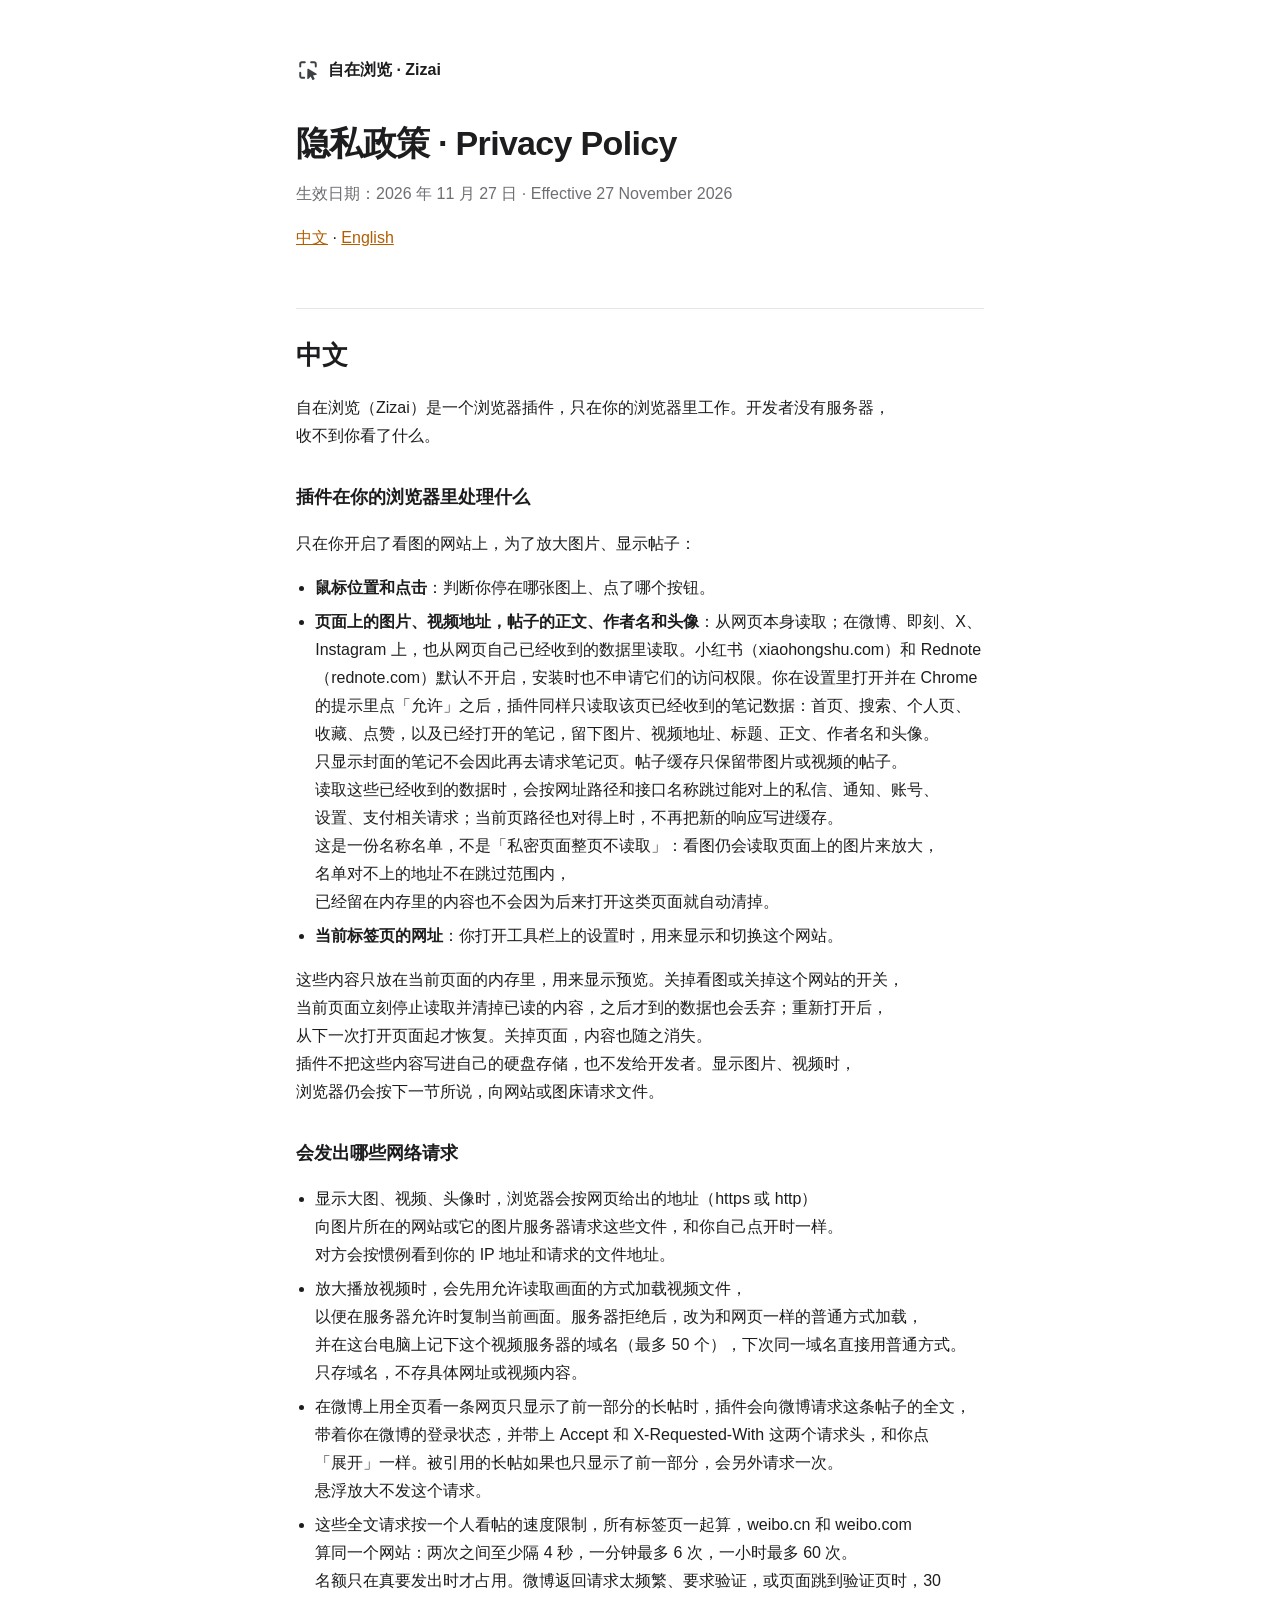
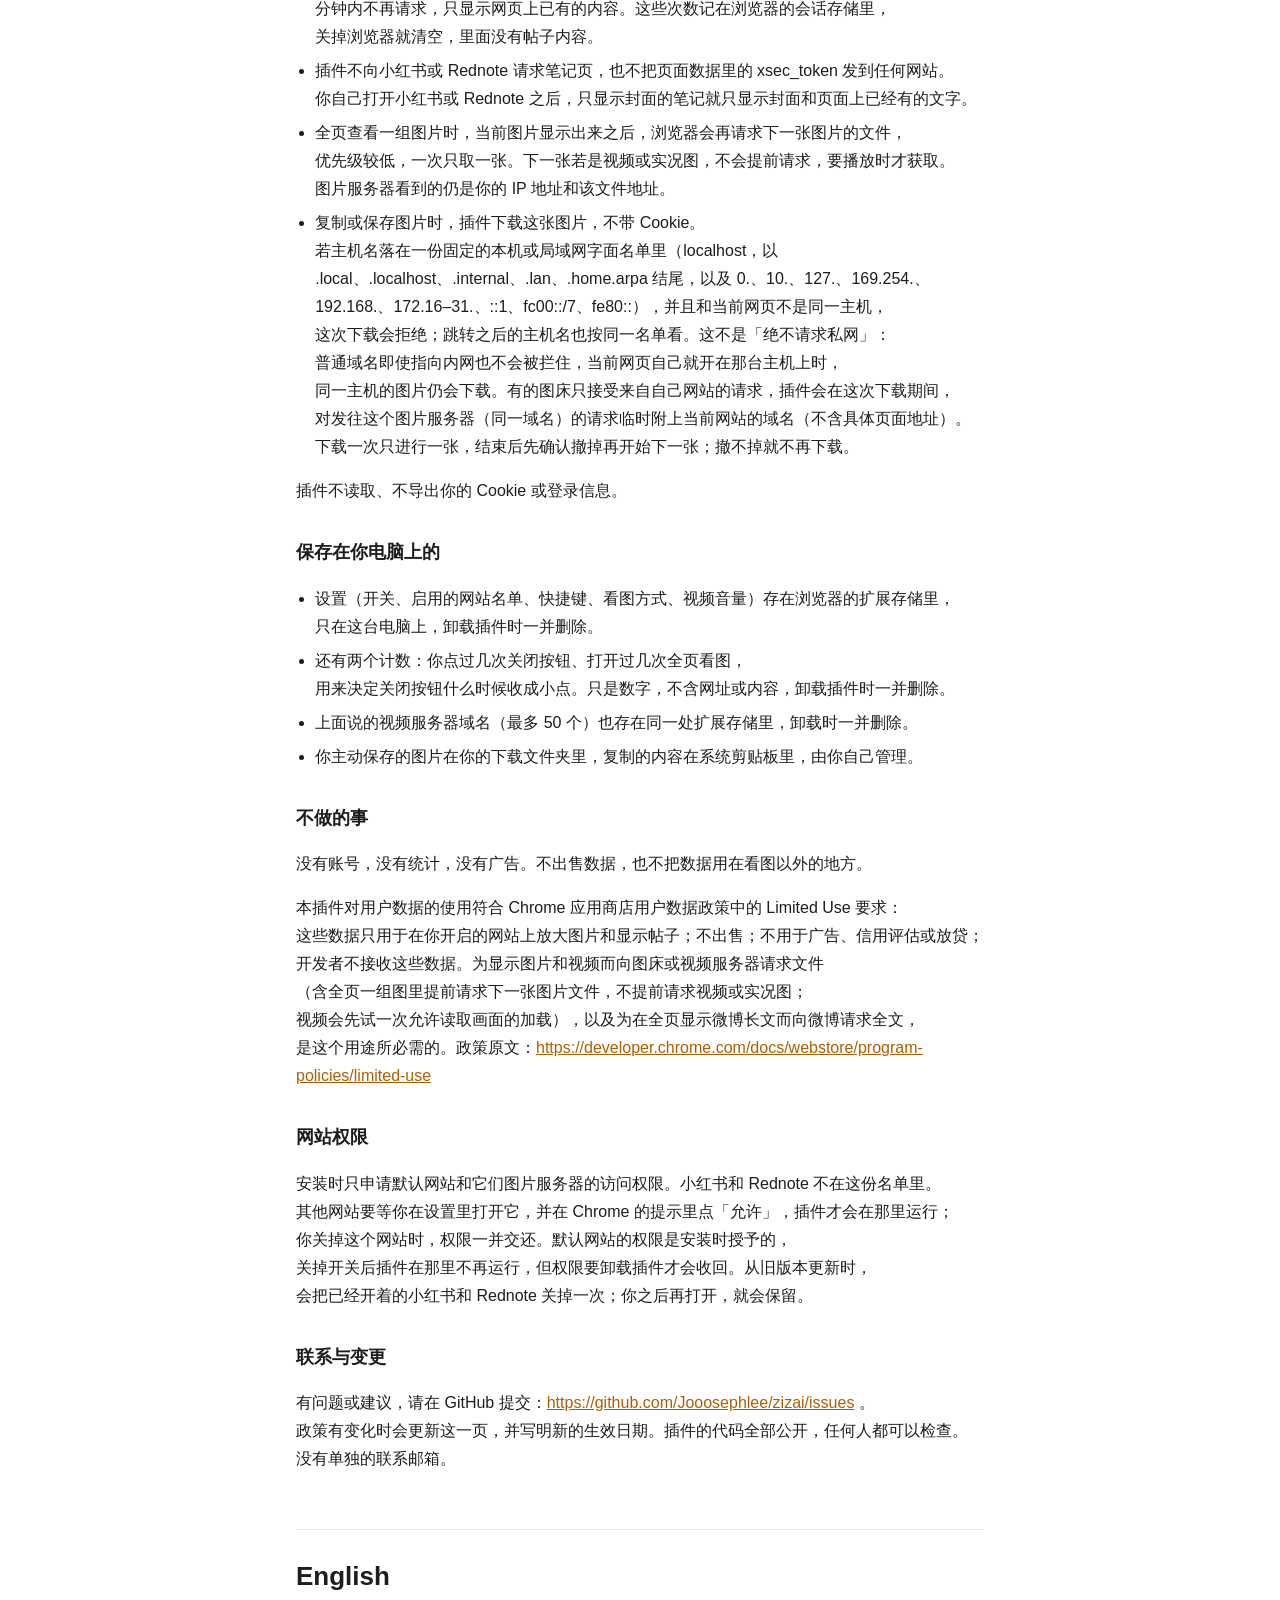
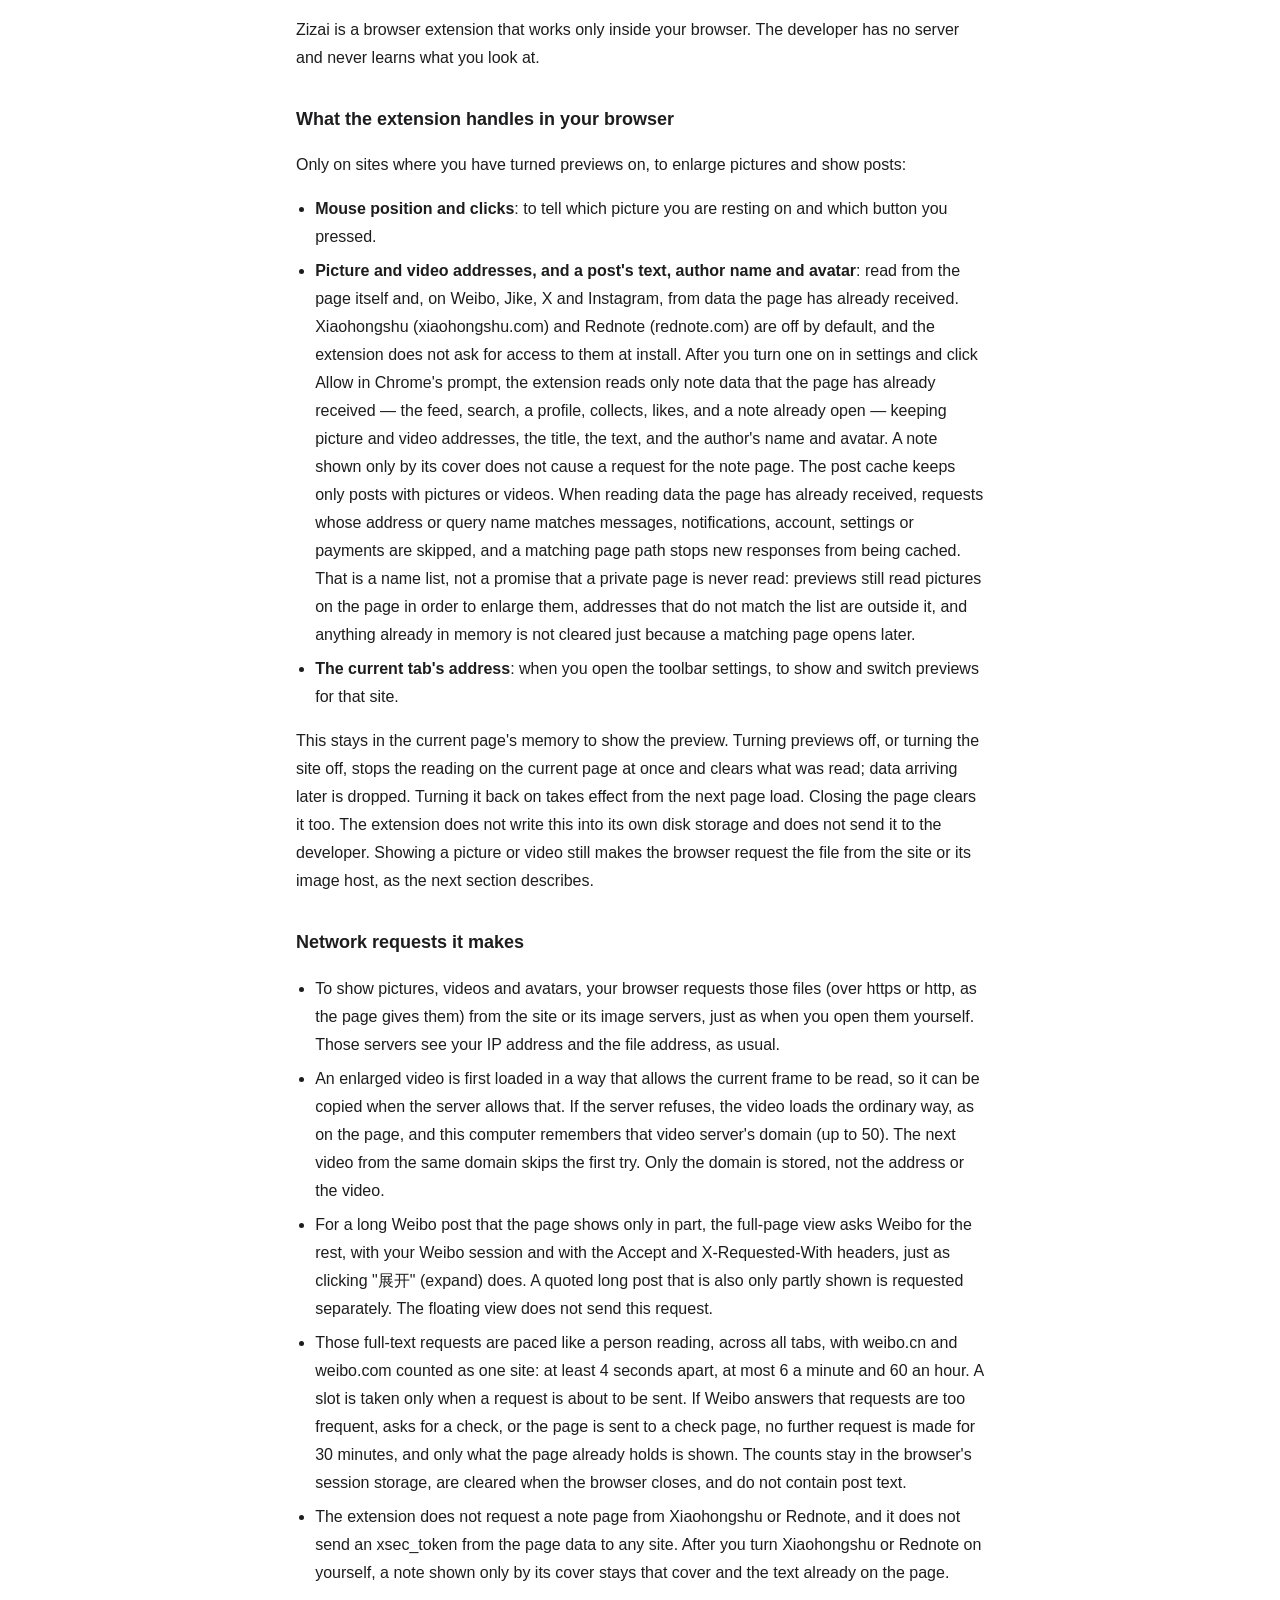
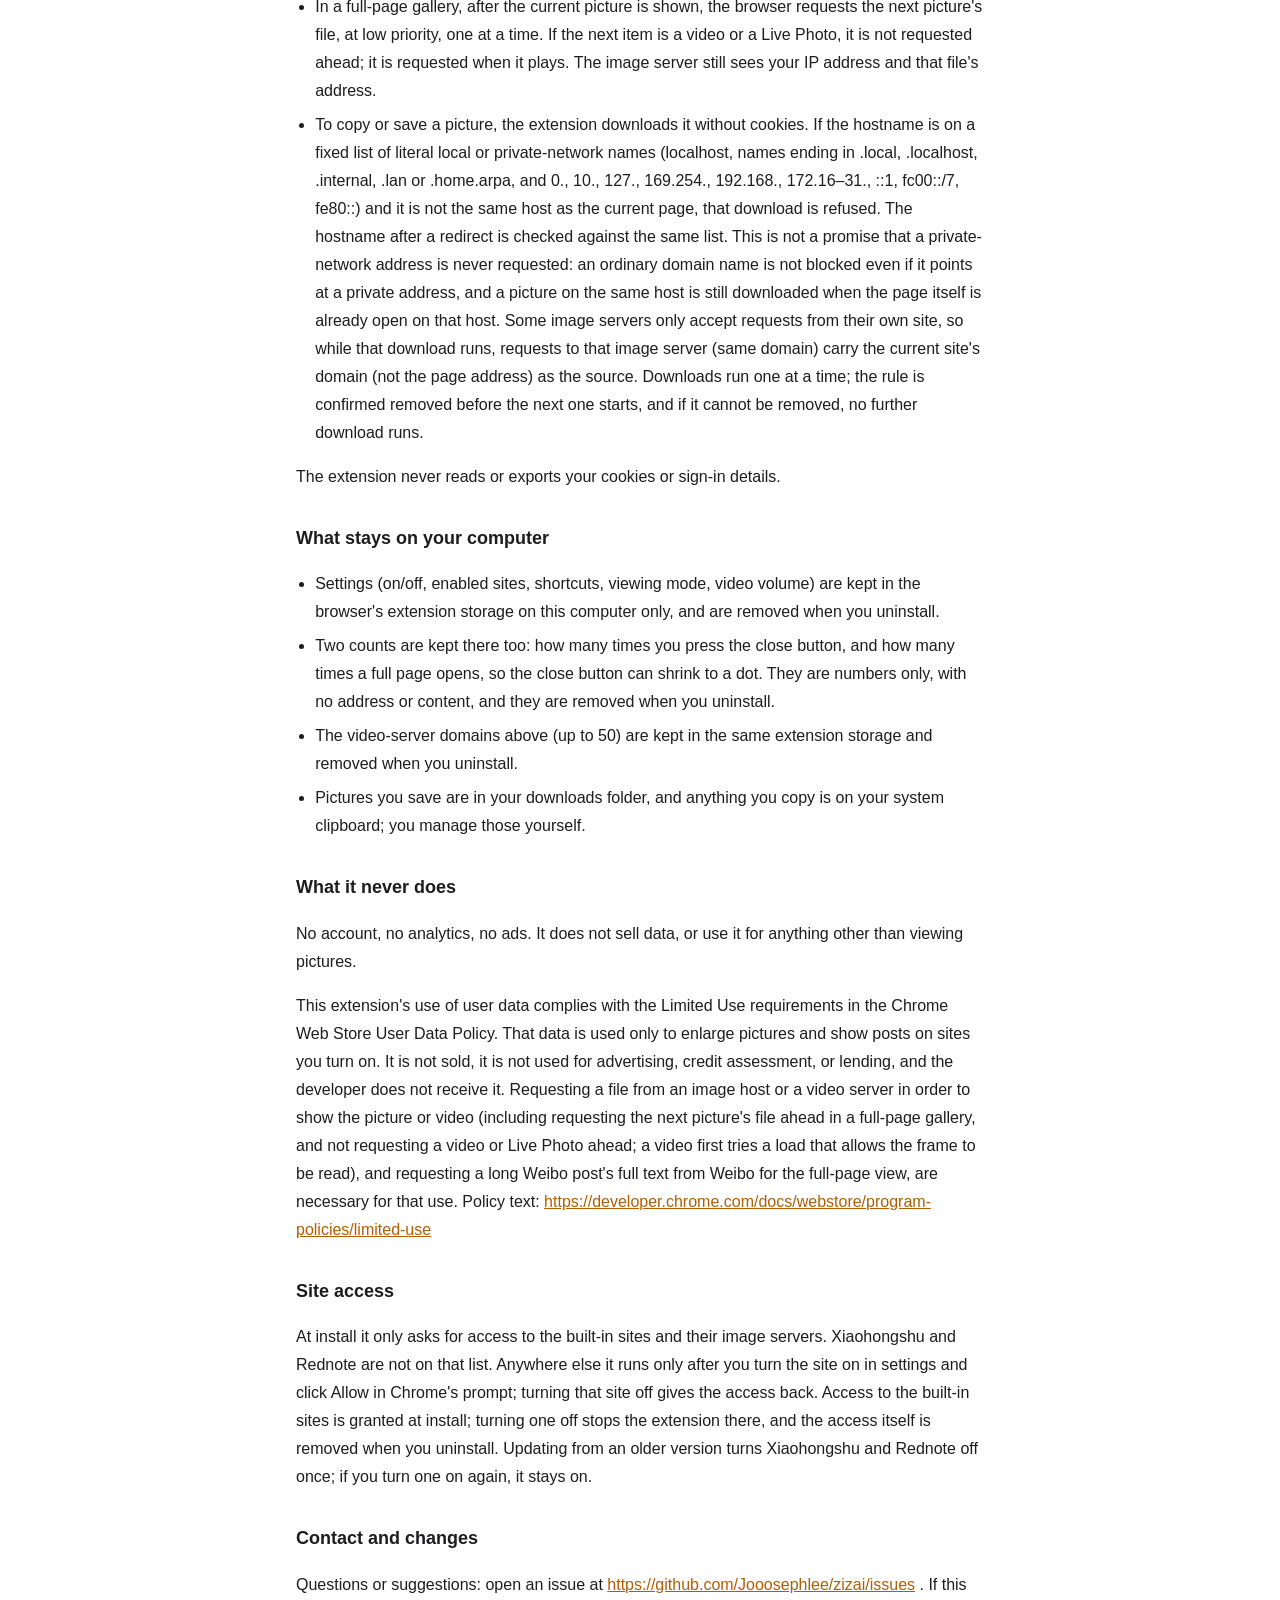
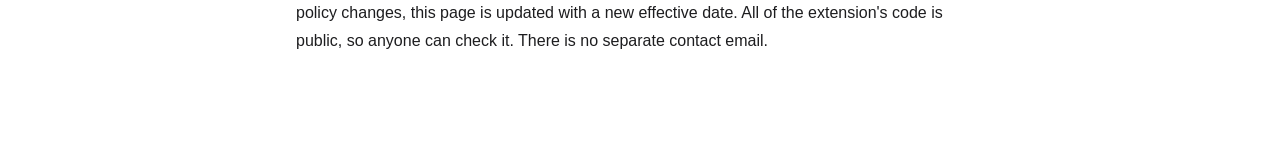
<file: docs/privacy.html>
<!doctype html>
<html lang="zh-CN">
<head>
<meta charset="utf-8">
<meta name="viewport" content="width=device-width, initial-scale=1">
<title>隐私政策 · Zizai Privacy Policy</title>
<link rel="icon" href="assets/mark.svg" type="image/svg+xml">
<style>
:root { color-scheme: light dark; --bg: light-dark(#fff, #000); --ink: light-dark(#1d1d1f, #f5f5f7); --muted: light-dark(#6e6e73, #a1a1a6); --line: light-dark(#e5e5ea, #2c2c2e); --link: light-dark(#b25e00, #f2a03d); }
* { box-sizing: border-box; }
body { margin: 0; background: var(--bg); color: var(--ink); font: 16px/1.75 -apple-system, BlinkMacSystemFont, "PingFang SC", "Hiragino Sans GB", "Segoe UI", "Microsoft YaHei", sans-serif; -webkit-font-smoothing: antialiased; }
main { max-width: 720px; margin: 0 auto; padding: 56px 16px 96px; }
.home { display: inline-flex; align-items: center; gap: 8px; color: var(--ink); text-decoration: none; font-weight: 600; }
.home img { width: 24px; height: 24px; }
h1 { margin: 32px 0 8px; font-size: 34px; letter-spacing: -.02em; line-height: 1.2; }
h2 { margin: 56px 0 8px; padding-top: 24px; border-top: 1px solid var(--line); font-size: 26px; }
h3 { margin: 32px 0 6px; font-size: 18px; }
p, li { word-break: keep-all; overflow-wrap: break-word; }
ul { padding-left: 1.2em; }
li { margin: 6px 0; }
a { color: var(--link); }
main > p:first-of-type { color: var(--muted); }
</style>
</head>
<body>
<main>
<a class="home" href="./"><img src="assets/mark.svg" alt="">自在浏览 · Zizai</a>
<h1>隐私政策 · Privacy Policy</h1>
<p>生效日期：2026 年 11 月 27 日 · Effective 27 November 2026</p>
<p><a href="#zh">中文</a> · <a href="#en">English</a></p>
<h2 id="zh">中文</h2>
<p>自在浏览（Zizai）是一个浏览器插件，只在你的浏览器里工作。开发者没有服务器，收不到你看了什么。</p>
<h3>插件在你的浏览器里处理什么</h3>
<p>只在你开启了看图的网站上，为了放大图片、显示帖子：</p>
<ul><li><strong>鼠标位置和点击</strong>：判断你停在哪张图上、点了哪个按钮。</li><li><strong>页面上的图片、视频地址，帖子的正文、作者名和头像</strong>：从网页本身读取；在微博、即刻、X、Instagram 上，也从网页自己已经收到的数据里读取。小红书（xiaohongshu.com）和 Rednote（rednote.com）默认不开启，安装时也不申请它们的访问权限。你在设置里打开并在 Chrome 的提示里点「允许」之后，插件同样只读取该页已经收到的笔记数据：首页、搜索、个人页、收藏、点赞，以及已经打开的笔记，留下图片、视频地址、标题、正文、作者名和头像。只显示封面的笔记不会因此再去请求笔记页。帖子缓存只保留带图片或视频的帖子。读取这些已经收到的数据时，会按网址路径和接口名称跳过能对上的私信、通知、账号、设置、支付相关请求；当前页路径也对得上时，不再把新的响应写进缓存。这是一份名称名单，不是「私密页面整页不读取」：看图仍会读取页面上的图片来放大，名单对不上的地址不在跳过范围内，已经留在内存里的内容也不会因为后来打开这类页面就自动清掉。</li><li><strong>当前标签页的网址</strong>：你打开工具栏上的设置时，用来显示和切换这个网站。</li></ul>
<p>这些内容只放在当前页面的内存里，用来显示预览。关掉看图或关掉这个网站的开关，当前页面立刻停止读取并清掉已读的内容，之后才到的数据也会丢弃；重新打开后，从下一次打开页面起才恢复。关掉页面，内容也随之消失。插件不把这些内容写进自己的硬盘存储，也不发给开发者。显示图片、视频时，浏览器仍会按下一节所说，向网站或图床请求文件。</p>
<h3>会发出哪些网络请求</h3>
<ul><li>显示大图、视频、头像时，浏览器会按网页给出的地址（https 或 http）向图片所在的网站或它的图片服务器请求这些文件，和你自己点开时一样。对方会按惯例看到你的 IP 地址和请求的文件地址。</li><li>放大播放视频时，会先用允许读取画面的方式加载视频文件，以便在服务器允许时复制当前画面。服务器拒绝后，改为和网页一样的普通方式加载，并在这台电脑上记下这个视频服务器的域名（最多 50 个），下次同一域名直接用普通方式。只存域名，不存具体网址或视频内容。</li><li>在微博上用全页看一条网页只显示了前一部分的长帖时，插件会向微博请求这条帖子的全文，带着你在微博的登录状态，并带上 Accept 和 X-Requested-With 这两个请求头，和你点「展开」一样。被引用的长帖如果也只显示了前一部分，会另外请求一次。悬浮放大不发这个请求。</li><li>这些全文请求按一个人看帖的速度限制，所有标签页一起算，weibo.cn 和 weibo.com 算同一个网站：两次之间至少隔 4 秒，一分钟最多 6 次，一小时最多 60 次。名额只在真要发出时才占用。微博返回请求太频繁、要求验证，或页面跳到验证页时，30 分钟内不再请求，只显示网页上已有的内容。这些次数记在浏览器的会话存储里，关掉浏览器就清空，里面没有帖子内容。</li><li>插件不向小红书或 Rednote 请求笔记页，也不把页面数据里的 xsec_token 发到任何网站。你自己打开小红书或 Rednote 之后，只显示封面的笔记就只显示封面和页面上已经有的文字。</li><li>全页查看一组图片时，当前图片显示出来之后，浏览器会再请求下一张图片的文件，优先级较低，一次只取一张。下一张若是视频或实况图，不会提前请求，要播放时才获取。图片服务器看到的仍是你的 IP 地址和该文件地址。</li><li>复制或保存图片时，插件下载这张图片，不带 Cookie。若主机名落在一份固定的本机或局域网字面名单里（localhost，以 .local、.localhost、.internal、.lan、.home.arpa 结尾，以及 0.、10.、127.、169.254.、192.168.、172.16–31.、::1、fc00::/7、fe80::），并且和当前网页不是同一主机，这次下载会拒绝；跳转之后的主机名也按同一名单看。这不是「绝不请求私网」：普通域名即使指向内网也不会被拦住，当前网页自己就开在那台主机上时，同一主机的图片仍会下载。有的图床只接受来自自己网站的请求，插件会在这次下载期间，对发往这个图片服务器（同一域名）的请求临时附上当前网站的域名（不含具体页面地址）。下载一次只进行一张，结束后先确认撤掉再开始下一张；撤不掉就不再下载。</li></ul>
<p>插件不读取、不导出你的 Cookie 或登录信息。</p>
<h3>保存在你电脑上的</h3>
<ul><li>设置（开关、启用的网站名单、快捷键、看图方式、视频音量）存在浏览器的扩展存储里，只在这台电脑上，卸载插件时一并删除。</li><li>还有两个计数：你点过几次关闭按钮、打开过几次全页看图，用来决定关闭按钮什么时候收成小点。只是数字，不含网址或内容，卸载插件时一并删除。</li><li>上面说的视频服务器域名（最多 50 个）也存在同一处扩展存储里，卸载时一并删除。</li><li>你主动保存的图片在你的下载文件夹里，复制的内容在系统剪贴板里，由你自己管理。</li></ul>
<h3>不做的事</h3>
<p>没有账号，没有统计，没有广告。不出售数据，也不把数据用在看图以外的地方。</p>
<p>本插件对用户数据的使用符合 Chrome 应用商店用户数据政策中的 Limited Use 要求：这些数据只用于在你开启的网站上放大图片和显示帖子；不出售；不用于广告、信用评估或放贷；开发者不接收这些数据。为显示图片和视频而向图床或视频服务器请求文件（含全页一组图里提前请求下一张图片文件，不提前请求视频或实况图；视频会先试一次允许读取画面的加载），以及为在全页显示微博长文而向微博请求全文，是这个用途所必需的。政策原文：<a href="https://developer.chrome.com/docs/webstore/program-policies/limited-use">https://developer.chrome.com/docs/webstore/program-policies/limited-use</a></p>
<h3>网站权限</h3>
<p>安装时只申请默认网站和它们图片服务器的访问权限。小红书和 Rednote 不在这份名单里。其他网站要等你在设置里打开它，并在 Chrome 的提示里点「允许」，插件才会在那里运行；你关掉这个网站时，权限一并交还。默认网站的权限是安装时授予的，关掉开关后插件在那里不再运行，但权限要卸载插件才会收回。从旧版本更新时，会把已经开着的小红书和 Rednote 关掉一次；你之后再打开，就会保留。</p>
<h3>联系与变更</h3>
<p>有问题或建议，请在 GitHub 提交：<a href="https://github.com/Jooosephlee/zizai/issues">https://github.com/Jooosephlee/zizai/issues</a> 。政策有变化时会更新这一页，并写明新的生效日期。插件的代码全部公开，任何人都可以检查。没有单独的联系邮箱。</p>
<h2 id="en">English</h2>
<p>Zizai is a browser extension that works only inside your browser. The developer has no server and never learns what you look at.</p>
<h3>What the extension handles in your browser</h3>
<p>Only on sites where you have turned previews on, to enlarge pictures and show posts:</p>
<ul><li><strong>Mouse position and clicks</strong>: to tell which picture you are resting on and which button you pressed.</li><li><strong>Picture and video addresses, and a post's text, author name and avatar</strong>: read from the page itself and, on Weibo, Jike, X and Instagram, from data the page has already received. Xiaohongshu (xiaohongshu.com) and Rednote (rednote.com) are off by default, and the extension does not ask for access to them at install. After you turn one on in settings and click Allow in Chrome's prompt, the extension reads only note data that the page has already received — the feed, search, a profile, collects, likes, and a note already open — keeping picture and video addresses, the title, the text, and the author's name and avatar. A note shown only by its cover does not cause a request for the note page. The post cache keeps only posts with pictures or videos. When reading data the page has already received, requests whose address or query name matches messages, notifications, account, settings or payments are skipped, and a matching page path stops new responses from being cached. That is a name list, not a promise that a private page is never read: previews still read pictures on the page in order to enlarge them, addresses that do not match the list are outside it, and anything already in memory is not cleared just because a matching page opens later.</li><li><strong>The current tab's address</strong>: when you open the toolbar settings, to show and switch previews for that site.</li></ul>
<p>This stays in the current page's memory to show the preview. Turning previews off, or turning the site off, stops the reading on the current page at once and clears what was read; data arriving later is dropped. Turning it back on takes effect from the next page load. Closing the page clears it too. The extension does not write this into its own disk storage and does not send it to the developer. Showing a picture or video still makes the browser request the file from the site or its image host, as the next section describes.</p>
<h3>Network requests it makes</h3>
<ul><li>To show pictures, videos and avatars, your browser requests those files (over https or http, as the page gives them) from the site or its image servers, just as when you open them yourself. Those servers see your IP address and the file address, as usual.</li><li>An enlarged video is first loaded in a way that allows the current frame to be read, so it can be copied when the server allows that. If the server refuses, the video loads the ordinary way, as on the page, and this computer remembers that video server's domain (up to 50). The next video from the same domain skips the first try. Only the domain is stored, not the address or the video.</li><li>For a long Weibo post that the page shows only in part, the full-page view asks Weibo for the rest, with your Weibo session and with the Accept and X-Requested-With headers, just as clicking "展开" (expand) does. A quoted long post that is also only partly shown is requested separately. The floating view does not send this request.</li><li>Those full-text requests are paced like a person reading, across all tabs, with weibo.cn and weibo.com counted as one site: at least 4 seconds apart, at most 6 a minute and 60 an hour. A slot is taken only when a request is about to be sent. If Weibo answers that requests are too frequent, asks for a check, or the page is sent to a check page, no further request is made for 30 minutes, and only what the page already holds is shown. The counts stay in the browser's session storage, are cleared when the browser closes, and do not contain post text.</li><li>The extension does not request a note page from Xiaohongshu or Rednote, and it does not send an xsec_token from the page data to any site. After you turn Xiaohongshu or Rednote on yourself, a note shown only by its cover stays that cover and the text already on the page.</li><li>In a full-page gallery, after the current picture is shown, the browser requests the next picture's file, at low priority, one at a time. If the next item is a video or a Live Photo, it is not requested ahead; it is requested when it plays. The image server still sees your IP address and that file's address.</li><li>To copy or save a picture, the extension downloads it without cookies. If the hostname is on a fixed list of literal local or private-network names (localhost, names ending in .local, .localhost, .internal, .lan or .home.arpa, and 0., 10., 127., 169.254., 192.168., 172.16–31., ::1, fc00::/7, fe80::) and it is not the same host as the current page, that download is refused. The hostname after a redirect is checked against the same list. This is not a promise that a private-network address is never requested: an ordinary domain name is not blocked even if it points at a private address, and a picture on the same host is still downloaded when the page itself is already open on that host. Some image servers only accept requests from their own site, so while that download runs, requests to that image server (same domain) carry the current site's domain (not the page address) as the source. Downloads run one at a time; the rule is confirmed removed before the next one starts, and if it cannot be removed, no further download runs.</li></ul>
<p>The extension never reads or exports your cookies or sign-in details.</p>
<h3>What stays on your computer</h3>
<ul><li>Settings (on/off, enabled sites, shortcuts, viewing mode, video volume) are kept in the browser's extension storage on this computer only, and are removed when you uninstall.</li><li>Two counts are kept there too: how many times you press the close button, and how many times a full page opens, so the close button can shrink to a dot. They are numbers only, with no address or content, and they are removed when you uninstall.</li><li>The video-server domains above (up to 50) are kept in the same extension storage and removed when you uninstall.</li><li>Pictures you save are in your downloads folder, and anything you copy is on your system clipboard; you manage those yourself.</li></ul>
<h3>What it never does</h3>
<p>No account, no analytics, no ads. It does not sell data, or use it for anything other than viewing pictures.</p>
<p>This extension's use of user data complies with the Limited Use requirements in the Chrome Web Store User Data Policy. That data is used only to enlarge pictures and show posts on sites you turn on. It is not sold, it is not used for advertising, credit assessment, or lending, and the developer does not receive it. Requesting a file from an image host or a video server in order to show the picture or video (including requesting the next picture's file ahead in a full-page gallery, and not requesting a video or Live Photo ahead; a video first tries a load that allows the frame to be read), and requesting a long Weibo post's full text from Weibo for the full-page view, are necessary for that use. Policy text: <a href="https://developer.chrome.com/docs/webstore/program-policies/limited-use">https://developer.chrome.com/docs/webstore/program-policies/limited-use</a></p>
<h3>Site access</h3>
<p>At install it only asks for access to the built-in sites and their image servers. Xiaohongshu and Rednote are not on that list. Anywhere else it runs only after you turn the site on in settings and click Allow in Chrome's prompt; turning that site off gives the access back. Access to the built-in sites is granted at install; turning one off stops the extension there, and the access itself is removed when you uninstall. Updating from an older version turns Xiaohongshu and Rednote off once; if you turn one on again, it stays on.</p>
<h3>Contact and changes</h3>
<p>Questions or suggestions: open an issue at <a href="https://github.com/Jooosephlee/zizai/issues">https://github.com/Jooosephlee/zizai/issues</a> . If this policy changes, this page is updated with a new effective date. All of the extension's code is public, so anyone can check it. There is no separate contact email.</p>
</main>
</body>
</html>
</file>
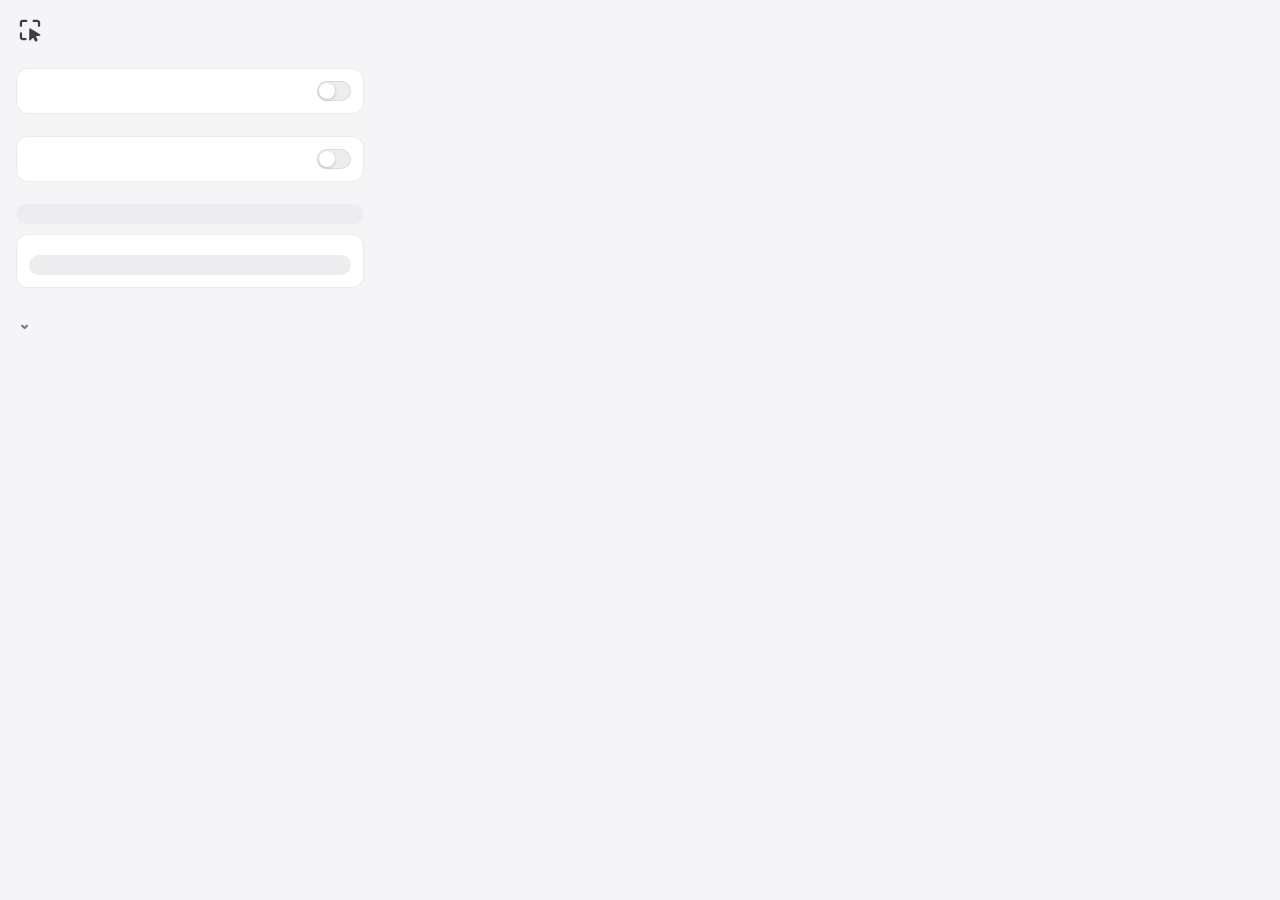
<file: extension/popup.html>
<!doctype html>
<html>
<head>
  <meta charset="utf-8">
  <meta name="viewport" content="width=device-width, initial-scale=1">
  <link rel="stylesheet" href="popup.css">
  <script src="shortcut-keys.js" defer></script>
  <script src="settings.js" defer></script>
  <script src="popup.js" defer></script>
</head>
<body>
  <main class="shell">
    <header class="brand-row">
      <div class="brand">
        <img src="icons/mark.svg" width="28" height="28" alt="">
        <div><h1 data-message="extensionName"></h1><small id="version"></small></div>
      </div>
      <a class="ghost-link" href="welcome.html" target="_blank" rel="noopener" data-message="usageGuide"></a>
    </header>
    <div class="set-list global-switch">
      <label class="set-switch">
        <span><strong data-message="enabledLabel"></strong><small data-message="enabledHint"></small></span>
        <input id="enabled" type="checkbox" role="switch">
      </label>
    </div>
    <section class="set-section">
      <h2 data-message="currentSiteHeading"></h2>
      <div class="set-list">
        <label class="set-switch">
          <span><strong data-message="siteEnabledLabel"></strong><small id="currentSite"></small></span>
          <input id="siteEnabled" type="checkbox" role="switch">
        </label>
      </div>
    </section>
    <section class="set-section">
      <h2 data-message="previewSettings"></h2>
      <div class="seg" role="group" data-message-aria="modeLabel">
        <button type="button" data-setting="mode" data-value="float" data-message="modeFloat"></button>
        <button type="button" data-setting="mode" data-value="full" data-message="modeFull"></button>
      </div>
      <div class="set-list">
        <div class="stack">
          <strong data-message="viewerThemeLabel"></strong>
          <div class="seg three" role="group" data-message-aria="viewerThemeLabel">
            <button type="button" data-setting="viewerTheme" data-value="dark" data-message="themeDark"></button>
            <button type="button" data-setting="viewerTheme" data-value="light" data-message="themeLight"></button>
            <button type="button" data-setting="viewerTheme" data-value="system" data-message="themeSystem"></button>
          </div>
        </div>
      </div>
    </section>
    <details class="set-section more">
      <summary data-message="moreSettings"></summary>
      <div class="set-list">
        <label class="set-switch">
          <span><strong data-message="showCaptionLabel"></strong><small data-message="showCaptionHint"></small></span>
          <input id="showCaption" type="checkbox" role="switch">
        </label>
        <label class="row"><strong data-message="triggerLabel"></strong><select id="trigger">
          <option value="auto" data-message="triggerAuto"></option><option value="hold" data-message="triggerHold"></option>
        </select></label>
        <div class="stack">
          <strong data-message="delayLabel"></strong>
          <div class="seg three" role="group" data-message-aria="delayLabel">
            <button type="button" data-setting="delay" data-value="150" data-message="delayFast"></button>
            <button type="button" data-setting="delay" data-value="320" data-message="delayMedium"></button>
            <button type="button" data-setting="delay" data-value="600" data-message="delaySlow"></button>
          </div>
        </div>
      </div>
      <details class="set-sub">
        <summary data-message="shortcutsLabel"></summary>
        <div class="set-list" id="shortcuts"></div>
        <p class="set-hint" data-message="shortcutInstructions"></p>
        <button class="ghost-link" type="button" id="resetAll" data-message="resetAll"></button>
      </details>
      <details class="set-sub">
        <summary data-message="sitesLabel"></summary>
        <label class="sr-only" for="sites" data-message="sitesLabel"></label>
        <textarea id="sites" rows="8" spellcheck="false" aria-describedby="sitesHint"></textarea>
        <p class="set-hint" id="sitesHint" data-message="sitesHint"></p>
        <button class="ghost-link" type="button" id="resetSites" data-message="resetSites"></button>
      </details>
    </details>
    <p id="status" role="status"></p>
  </main>
</body>
</html>
</file>
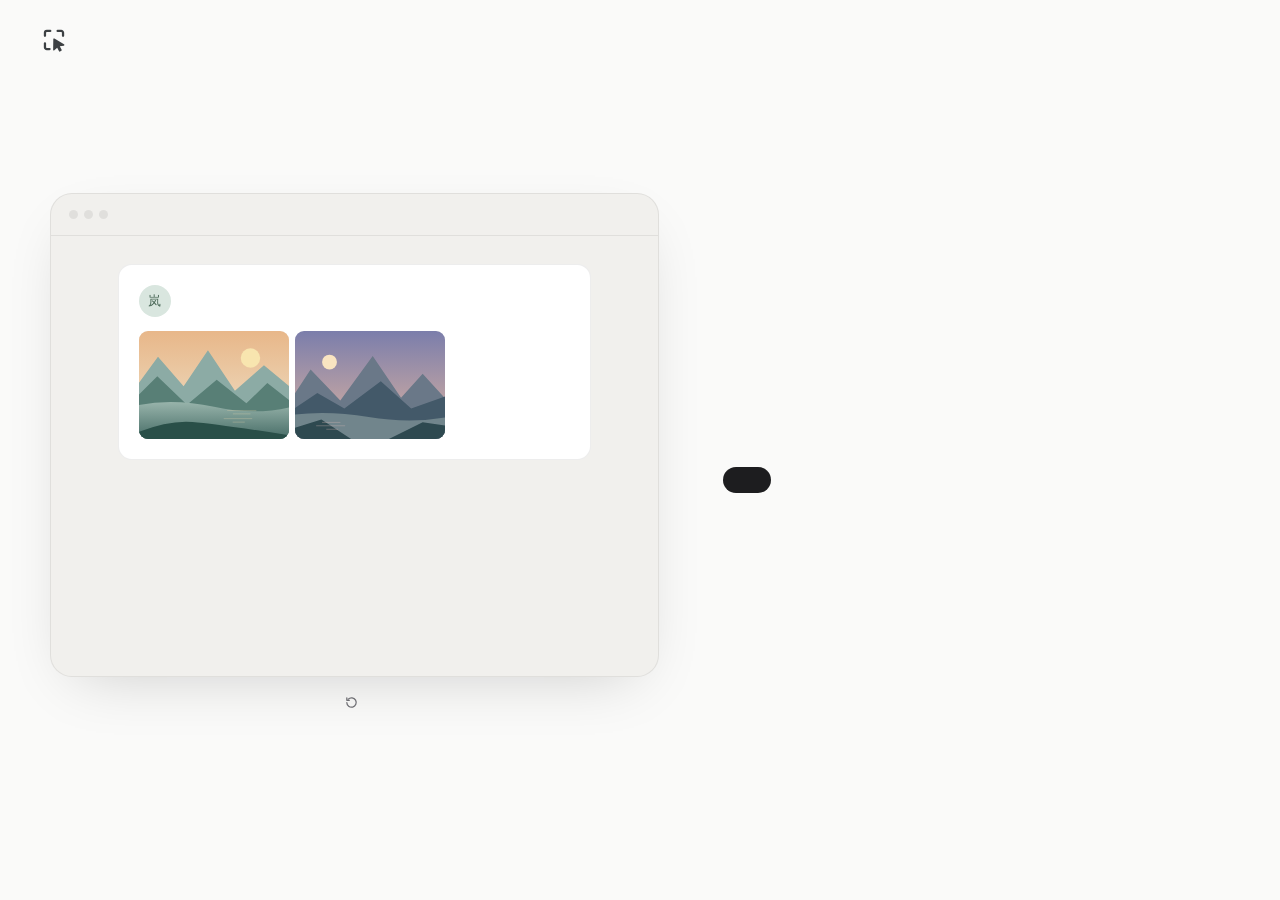
<file: extension/welcome.html>
<!doctype html>
<html>
<head>
  <meta charset="utf-8">
  <meta name="viewport" content="width=device-width, initial-scale=1">
  <link rel="stylesheet" href="welcome.css">
  <script src="shortcut-keys.js" defer></script>
  <script src="settings.js" defer></script>
  <script src="welcome.js" defer></script>
</head>
<body>
  <header class="top">
    <div class="brand">
      <img src="icons/mark.svg" width="28" height="28" alt="">
      <span data-message="extensionName"></span>
    </div>
    <div class="top-right"><span id="version"></span><button type="button" class="skip" id="skip" data-message="guideSkip"></button></div>
  </header>
  <main>
    <!-- Left: what it looks like. Each step plays once, then points at where to try. -->
    <div class="stage">
      <div class="demo" id="demo" data-message-aria="guideDemoLabel">
        <div class="browser-bar"><span class="dots"><i></i><i></i><i></i></span><span class="address" data-message="guideFictional"></span></div>
        <div class="demo-page" id="demoPage">
          <article class="sample-post">
            <header><span class="avatar">岚</span><div><strong data-message="demoAuthor"></strong><small data-message="demoTime"></small></div></header>
            <p data-message="demoBody"></p>
            <div class="thumbs">
              <button type="button" class="sample-image" id="sampleImage" data-message-aria="guideHoverImage"><img src="demo-landscape.svg" alt=""></button>
              <button type="button" class="sample-image second" tabindex="-1" aria-hidden="true"><img src="demo-evening.svg" alt=""></button>
            </div>
          </article>
          <div class="demo-view" id="demoView" hidden>
            <div class="panel" id="panel">
              <div class="demo-picture" id="demoPicture">
                <img id="demoImage" src="demo-landscape.svg" alt="">
                <button type="button" class="red-dot" id="redDot" data-message-aria="closePreview"><i><svg viewBox="0 0 24 24"><path d="M6.5 6.5l11 11M17.5 6.5l-11 11"/></svg></i></button>
                <div class="strip" id="strip"><img src="demo-landscape.svg" alt=""><img src="demo-evening.svg" alt=""><span id="demoCount">1 / 2</span></div>
              </div>
              <aside class="demo-caption" id="demoCaption">
                <header><span class="avatar">岚</span><div><strong data-message="demoAuthor"></strong><small data-message="demoTime"></small></div></header>
                <p data-message="demoBody"></p>
              </aside>
            </div>
          </div>
          <!-- Where to try: a pulsing ring on the exact spot, with a label -->
          <div class="target" id="target" hidden><span class="ring"></span><span class="label" id="targetLabel"></span></div>
          <svg class="cursor" id="cursor" viewBox="0 0 24 24" aria-hidden="true"><path d="M5 3l14 8.2-6.2 1.3-3.4 5.7z" fill="#1d1d1f" stroke="#fff" stroke-width="1.6" stroke-linejoin="round"/></svg>
          <span class="tap" id="tap" aria-hidden="true"></span>
          <span class="wheel-tick" id="wheelTick" aria-hidden="true"></span>
        </div>
      </div>

      <!-- Step 4: where the switch is -->
      <div class="sites" id="sites" hidden>
        <div class="site-step" id="site1">
          <span class="num">1</span>
          <div class="toolbar"><span class="addr">example.com</span><span class="tb puzzle"><svg viewBox="0 0 24 24"><path d="M10 4a2 2 0 1 1 4 0v1h4v4h-1a2 2 0 1 0 0 4h1v5h-5v-1a2 2 0 1 0-4 0v1H5v-5h1a2 2 0 1 0 0-4H5V5h5z"/></svg></span><span class="tb ours"><img src="icons/mark.svg" alt=""></span></div>
          <p data-message="guideSite1"></p>
        </div>
        <div class="site-step" id="site2">
          <span class="num">2</span>
          <div class="popup"><span><strong data-message="siteEnabledLabel"></strong><small>example.com</small></span><i class="switch"></i></div>
          <p data-message="guideSite2"></p>
        </div>
        <div class="site-step" id="site3">
          <span class="num">3</span>
          <div class="prompt"><p data-message="guideSitePrompt"></p><span class="allow" data-message="guideAllow"></span></div>
          <p data-message="guideSite3"></p>
        </div>
      </div>
      <button type="button" class="replay" id="replay"><svg viewBox="0 0 24 24" aria-hidden="true"><path d="M4.5 12a7.5 7.5 0 1 0 2.2-5.3"/><path d="M4.5 4.5v4h4"/></svg><span data-message="guideReplay"></span></button>
    </div>

    <!-- Right: what to do -->
    <div class="copy">
      <p class="eyebrow" id="stepLabel"></p>
      <h1 id="headline" tabindex="-1"></h1>
      <p class="description" id="description"></p>
      <ul class="also" id="also" hidden></ul>
      <!-- Step 2: the three ways to turn the page light up as they are used -->
      <div class="ways" id="ways" hidden>
        <span id="wayWheel"><svg viewBox="0 0 24 24"><rect x="7" y="3" width="10" height="18" rx="5"/><path d="M12 7v3"/></svg><b data-message="guideWheel"></b></span>
        <span id="wayPad"><svg viewBox="0 0 24 24"><rect x="3" y="6" width="18" height="12" rx="2.5"/><path d="M9 12h6"/></svg><b data-message="guidePad"></b></span>
        <span id="wayKeys"><kbd>←</kbd><kbd>→</kbd></span>
      </div>
      <p class="status" id="status" role="status"></p>
      <div class="actions"><button class="primary" id="next"></button><button class="secondary" id="back" data-message="guideBack"></button></div>
      <p class="privacy-note" data-message="guidePrivacy"></p>
    </div>
  </main>
  <footer><nav id="progress" data-message-aria="guideProgress"></nav><span id="counter"></span></footer>
</body>
</html>
</file>
<file: extension/popup.css>
:root {
  color-scheme: light dark;
  --bg: light-dark(#f5f5f7, #1c1c1e);
  --surface: light-dark(#fff, #2c2c2e);
  --soft: light-dark(#ededf0, #3a3a3c);
  --border: light-dark(#00000014, #ffffff17);
  --text: light-dark(#1d1d1f, #f5f5f7);
  --muted: light-dark(#6e6e73, #a1a1a6);
  --accent: #f29a1f;
  --primary: light-dark(#1d1d1f, #f5f5f7);
  --primary-ink: light-dark(#fff, #111113);
  font: 13px/1.5 -apple-system, BlinkMacSystemFont, "PingFang SC", "Segoe UI", sans-serif;
  color: var(--text);
  background: var(--bg);
}
* { box-sizing: border-box; }
[hidden] { display: none !important; }
html, body { margin: 0; width: 380px; }
body { max-height: 600px; overflow: hidden; }
.shell { max-height: 600px; overflow-y: auto; padding: 16px 16px 20px; }
.brand-row, .brand, .row, .set-switch { display: flex; align-items: center; justify-content: space-between; gap: 12px; }
.brand-row { margin-bottom: 24px; }
.brand { justify-content: flex-start; gap: 9px; }
.brand img { display: block; }
h1 { margin: 0; font-size: 16px; font-weight: 650; letter-spacing: -.3px; }
.brand small { color: var(--muted); font-size: 10px; }
h2, summary { margin: 0 0 9px; font-size: 12px; color: var(--muted); font-weight: 600; }
h2 { padding: 0 2px; }
.set-section { margin-top: 22px; }
.set-list { background: var(--surface); border: 1px solid var(--border); border-radius: 12px; overflow: hidden; margin-top: 10px; }
.set-switch, .stack, .set-list > .row { padding: 12px; }
.stack { display: block; }
.global-switch { margin-top: 0; }
body.paused .set-section { opacity: .5; }
.shortcut-buttons button.unchanged { visibility: hidden; }
.set-list > :is(.set-switch,.stack,.row) + :is(.set-switch,.stack,.row) { border-top: 1px solid var(--border); }
strong { display: block; font-size: 13px; font-weight: 550; }
small, .set-hint { display: block; color: var(--muted); font-size: 11px; line-height: 1.55; margin-top: 3px; }
.set-hint { margin: 8px 2px; }
.set-switch > span { flex: 1; }
input[type="checkbox"] {
  appearance: none; flex: 0 0 34px; height: 20px; background: var(--soft); border-radius: 100px;
  border: 1px solid var(--border); margin: 0; position: relative; cursor: pointer; transition: background .15s;
}
input[type="checkbox"]::after {
  content: ""; position: absolute; width: 16px; height: 16px; left: 1px; top: 1px; border-radius: 50%;
  background: #fff; box-shadow: 0 1px 3px #0003; transition: transform .15s;
}
input[type="checkbox"]:checked { background: var(--primary); }
input[type="checkbox"]:checked::after { transform: translateX(14px); background: var(--primary-ink); }
input[type="checkbox"]:disabled { opacity: .4; cursor: default; }
button, input, select, textarea { font: inherit; color: inherit; }
button { cursor: pointer; }
:focus-visible { outline: 2px solid var(--accent); outline-offset: 3px; }
.ghost-link { border: 0; padding: 0; color: var(--muted); background: none; text-decoration: none; font-size: 11px; }
.ghost-link:hover { color: var(--text); }
.seg { display: grid; grid-template-columns: repeat(2,1fr); gap: 3px; border-radius: 10px; padding: 3px; background: var(--soft); }
.seg.three { grid-template-columns: repeat(3,1fr); margin-top: 8px; }
.seg.spaced { margin-top: 8px; }
.seg button { border: 0; border-radius: 8px; padding: 7px 4px; font-size: 12px; background: transparent; color: var(--muted); }
.seg button[aria-pressed="true"] { background: var(--primary); color: var(--primary-ink); box-shadow: 0 1px 3px #0001; }
details > summary { cursor: pointer; padding: 0 2px; list-style: none; display: flex; justify-content: space-between; align-items: center; margin: 0; min-height: 26px; }
summary::-webkit-details-marker { display: none; }
summary::after { content: "⌄"; font-size: 15px; line-height: 1; }
details[open] > summary::after { transform: rotate(180deg); }
details.set-list > summary { padding: 10px 12px; margin: 0; }
details.set-list[open] > summary { border-bottom: 1px solid var(--border); }
.detail-body > .row, .detail-body > .set-switch, .detail-body > .stack { padding: 12px; }
.detail-body > * + * { border-top: 1px solid var(--border); }
input[type="range"] { width: 100%; accent-color: var(--primary); margin: 10px 0 0; }
select, textarea { border: 1px solid var(--border); border-radius: 8px; padding: 5px 8px; background: var(--surface); }
output { color: var(--muted); font-size: 12px; font-variant-numeric: tabular-nums; }
textarea { width: 100%; margin-top: 10px; resize: vertical; }
#shortcuts .row { min-height: 45px; }
#shortcuts .row > span { font-size: 12px; }
.shortcut-buttons { display: flex; gap: 6px; align-items: center; }
.shortcut-buttons button { font-size: 11px; padding: 4px 7px; border-radius: 6px; border: 1px solid var(--border); background: var(--bg); }
.shortcut-buttons button:first-child { min-width: 64px; font-variant-numeric: tabular-nums; box-shadow: 0 1px 0 var(--border); }
.shortcut-buttons button[aria-pressed="true"] { outline: 2px solid var(--accent); }
#status { font-size: 11px; color: var(--muted); margin: 12px 2px 0; }
#status:empty { display: none; }
#status.error { color: light-dark(#b12622, #ff6961); }
.sr-only { position: absolute; width: 1px; height: 1px; overflow: hidden; clip-path: inset(50%); }
.more > .set-list { margin-bottom: 4px; }
.set-sub { margin-top: 16px; }
.set-sub > summary { font-weight: 550; }
</file>
<file: extension/welcome.css>
:root {
  color-scheme: light dark;
  --bg: light-dark(#fafaf9,#111113);
  --ink: light-dark(#1d1d1f,#f5f5f7);
  --muted: light-dark(#6e6e73,#a1a1a6);
  --line: light-dark(#00000012,#ffffff18);
  --stage: light-dark(#f1f0ed,#1c1c1e);
  --card: light-dark(#fff,#2c2c2e);
  --amber: #f29a1f;
  --primary: light-dark(#1d1d1f,#f5f5f7);
  --primary-ink: light-dark(#fff,#111113);
  font-family: -apple-system,BlinkMacSystemFont,"PingFang SC","Segoe UI",sans-serif;
}
* { box-sizing: border-box; }
body { margin: 0; min-height: 100vh; background: var(--bg); color: var(--ink); display: grid; grid-template-rows: 80px 1fr 72px; -webkit-font-smoothing: antialiased; }
[hidden] { display: none !important; }
button { font: inherit; cursor: pointer; color: inherit; }
:focus-visible { outline: 3px solid var(--amber); outline-offset: 4px; border-radius: 8px; }
/* The headline takes focus on each step for screen readers; no ring needed */
h1:focus, h1:focus-visible { outline: none; }
.top { display: flex; justify-content: space-between; align-items: center; padding: 0 40px; }
.brand { display: flex; gap: 10px; align-items: center; font-size: 15px; font-weight: 650; }
.brand img { display: block; }
.top-right { display: flex; align-items: center; gap: 16px; }
#version { color: var(--muted); font-size: 11px; }
.skip { border: 0; background: none; color: var(--muted); font-size: 13px; padding: 6px 2px; }
.skip:hover { color: var(--ink); }
main { display: grid; grid-template-columns: minmax(0,1.2fr) minmax(0,1fr); gap: 64px; align-items: center; width: min(1180px,calc(100% - 96px)); margin: auto; padding: 30px 0; }
.eyebrow { color: var(--muted); font-size: 12px; letter-spacing: .1em; margin: 0 0 22px; }
h1 { font-size: clamp(34px,4.3vw,58px); line-height: 1.15; letter-spacing: -.045em; white-space: pre-line; margin: 0; font-weight: 700; outline: 0; }
/* Chinese lines break at punctuation, never inside a phrase */
:lang(zh) :is(h1,p) { word-break: keep-all; overflow-wrap: break-word; }
.description { font-size: 16px; color: var(--muted); line-height: 1.85; max-width: 400px; margin: 24px 0 0; }
.actions { display: flex; gap: 12px; align-items: center; margin-top: 32px; }
.primary { background: var(--primary); color: var(--primary-ink); padding: 13px 24px; border: 0; border-radius: 100px; font-size: 14px; }
.secondary { border: 0; background: none; color: var(--muted); padding: 10px; font-size: 13px; }
.privacy-note { color: var(--muted); font-size: 12px; line-height: 1.8; margin-top: 26px; max-width: 360px; }
/* The few other ways, as a short list under the main sentence */
.also { margin: 16px 0 0; padding: 0; list-style: none; display: grid; gap: 8px; max-width: 400px; }
.also li { font-size: 14px; line-height: 1.6; color: var(--muted); padding-left: 16px; position: relative; }
.also li::before { content: ""; position: absolute; left: 2px; top: .62em; width: 5px; height: 5px; border-radius: 50%; background: var(--amber); }
.also b { color: var(--ink); font-weight: 600; }
/* Done it: a clear tick, and Continue invites the next step */
.status { min-height: 22px; margin: 22px 0 0; font-size: 14px; font-weight: 600; color: #1f9d55; }
.primary.ready { box-shadow: 0 0 0 4px #f29a1f55; }
@media (prefers-reduced-motion: no-preference) { .primary.ready { animation: nudge 1.6s ease-in-out infinite; } @keyframes nudge { 50% { box-shadow: 0 0 0 7px #f29a1f22; } } }

/* Left column: the demo, then a small replay link */
.stage { display: grid; gap: 12px; }
.replay { justify-self: center; display: inline-flex; align-items: center; gap: 6px; border: 0; background: none; color: var(--muted); font-size: 13px; padding: 6px 10px; }
.replay:hover { color: var(--ink); }
.replay svg { width: 15px; height: 15px; fill: none; stroke: currentColor; stroke-width: 2; stroke-linecap: round; stroke-linejoin: round; }

/* Where to try: a pulsing amber ring on the exact spot, with a label */
.target { position: absolute; z-index: 6; pointer-events: none; }
.target .ring { position: absolute; inset: -6px; border-radius: 14px; box-shadow: 0 0 0 3px var(--amber); }
.target .label { position: absolute; left: 50%; top: calc(100% + 12px); transform: translateX(-50%); white-space: nowrap; padding: 7px 13px; border-radius: 100px; background: var(--amber); color: #fff; font-size: 13px; font-weight: 600; box-shadow: 0 6px 16px -6px #0006; }
.target .label::before { content: ""; position: absolute; left: 50%; top: -5px; margin-left: -5px; border: 5px solid transparent; border-top: 0; border-bottom-color: var(--amber); }
.target.above .label { top: auto; bottom: calc(100% + 12px); }
.target.above .label::before { top: auto; bottom: -5px; border-bottom: 0; border-top: 5px solid var(--amber); }
@media (prefers-reduced-motion: no-preference) { .target .ring { animation: ring 1.4s ease-out infinite; } @keyframes ring { 0% { box-shadow: 0 0 0 3px var(--amber), 0 0 0 3px #f29a1f80; } 100% { box-shadow: 0 0 0 3px var(--amber), 0 0 0 16px #f29a1f00; } } }
/* The demo's own pointer, used while a step plays itself */
.cursor { position: absolute; z-index: 7; left: 0; top: 0; width: 24px; height: 24px; pointer-events: none; opacity: 0; filter: drop-shadow(0 2px 4px #0004); transition: opacity .25s; }
.cursor.on { opacity: 1; }
.tap { position: absolute; z-index: 6; width: 36px; height: 36px; margin: -18px 0 0 -18px; border-radius: 50%; border: 3px solid var(--amber); pointer-events: none; opacity: 0; }
.tap.go { animation: tap .5s ease-out; }
@keyframes tap { from { opacity: 1; transform: scale(.4); } to { opacity: 0; transform: scale(1.5); } }
.wheel-tick { position: absolute; z-index: 7; width: 14px; height: 22px; margin: -2px 0 0 26px; border: 2px solid #fff; border-radius: 8px; pointer-events: none; opacity: 0; box-shadow: 0 2px 6px #0006; }
.wheel-tick::after { content: ""; position: absolute; left: 50%; top: 3px; width: 2px; height: 5px; margin-left: -1px; border-radius: 2px; background: #fff; }
.wheel-tick.go { animation: wheel .7s ease-out; }
@keyframes wheel { 0% { opacity: 1; } 100% { opacity: 0; } }
.wheel-tick.go::after { animation: roll .7s ease-out; }
@keyframes roll { from { transform: translateY(0); } to { transform: translateY(8px); } }
/* Step 4 plays its three steps in turn */
.site-step { transition: box-shadow .3s, opacity .3s; }
.sites.playing .site-step { opacity: .5; }
.sites.playing .site-step.now { opacity: 1; box-shadow: 0 0 0 2px var(--amber); }
.switch { transition: background .25s; }
.switch::after { transition: left .25s; }
.allow { transition: transform .2s; }
.allow.press { transform: scale(.92); }

/* Step 2: wheel / trackpad / arrow keys */
.ways { display: flex; gap: 10px; flex-wrap: wrap; margin-top: 22px; }
.ways > span { display: inline-flex; align-items: center; gap: 7px; padding: 7px 13px; border-radius: 100px; background: var(--card); border: 1px solid var(--line); color: var(--muted); font-size: 13px; transition: background .2s, color .2s; }
.ways b { font-weight: 500; }
.ways svg { width: 16px; height: 16px; fill: none; stroke: currentColor; stroke-width: 1.8; stroke-linecap: round; }
.ways kbd { font: inherit; font-size: 12px; }
.ways > span.on { background: var(--primary); color: var(--primary-ink); }

/* The demo window */
.demo { border: 1px solid var(--line); border-radius: 22px; overflow: hidden; background: var(--stage); box-shadow: 0 20px 60px -25px #0003; outline-offset: 6px; }
.browser-bar { height: 42px; border-bottom: 1px solid var(--line); display: flex; align-items: center; gap: 14px; padding: 0 18px; font-size: 11px; color: var(--muted); }
.dots { display: flex; gap: 6px; }
.dots i { width: 9px; height: 9px; border-radius: 50%; background: var(--line); }
.demo-page { height: 440px; position: relative; padding: 28px; overflow: hidden; }
.sample-post { background: var(--card); border: 1px solid var(--line); border-radius: 14px; padding: 20px; width: 86%; margin: auto; }
.sample-post header, .demo-caption header { display: flex; gap: 10px; align-items: center; font-size: 13px; }
.sample-post header small, .demo-caption header small { display: block; color: var(--muted); font-size: 11px; margin-top: 2px; }
.avatar { width: 32px; height: 32px; border-radius: 50%; background: #d9e6df; color: #476554; display: grid; place-items: center; flex: none; font-size: 13px; }
.sample-post p { font-size: 13px; line-height: 1.8; margin: 14px 0; }
.thumbs { display: flex; gap: 6px; }
.sample-image { border: 0; padding: 0; display: block; width: 150px; height: 108px; overflow: hidden; border-radius: 9px; cursor: zoom-in; }
.sample-image.second { cursor: default; }
.sample-image img { width: 100%; height: 100%; object-fit: cover; display: block; }

/* The full view, as the extension draws it: the page dimmed and blurred,
   the picture and the post joined into one piece, a red dot to close. */
.demo-view { position: absolute; inset: 0; display: grid; place-items: center; padding: 26px; background: rgba(10,12,16,.7); -webkit-backdrop-filter: blur(20px) saturate(1.3); backdrop-filter: blur(20px) saturate(1.3); }
.panel { display: flex; width: 100%; max-width: 640px; height: 300px; }
.demo-picture { position: relative; flex: 1.55; border-radius: 16px 0 0 16px; overflow: hidden; background: #11161a; cursor: zoom-out; box-shadow: 0 18px 44px #00000080; clip-path: inset(-60px 0 -60px -60px); }
.demo-picture > img { width: 100%; height: 100%; object-fit: cover; display: block; }
.demo-caption { flex: 1; padding: 18px; border-radius: 0 16px 16px 0; color: #f2f2f4; background: rgba(30,32,38,.66); -webkit-backdrop-filter: blur(36px) saturate(1.2); backdrop-filter: blur(36px) saturate(1.2); box-shadow: 0 18px 44px #0000004d; cursor: text; }
.demo-caption header small { color: #ffffff8c; }
.demo-caption .avatar { background: #ffffff22; color: #fff; }
.demo-caption p { font-size: 13px; line-height: 1.8; margin: 14px 0 0; }
.red-dot { position: absolute; left: 10px; top: 10px; width: 32px; height: 32px; padding: 0; border: 0; background: none; display: grid; place-items: center; }
.red-dot i { width: 32px; height: 32px; border-radius: 50%; display: grid; place-items: center; background: #ff5f57; box-shadow: inset 0 0 0 .5px #0000002e, 0 0 0 1.5px #ffffff38, 0 3px 10px #00000059; transform: scale(.34); transition: transform .38s cubic-bezier(.32,.72,0,1); }
.red-dot svg { width: 16px; height: 16px; fill: none; stroke: #fff; stroke-width: 2; stroke-linecap: round; opacity: 0; transition: opacity .18s; }
.red-dot:is(:hover,:focus-visible) i, .red-dot.peek i { transform: none; }
.red-dot:is(:hover,:focus-visible) svg, .red-dot.peek svg { opacity: 1; }
.strip { position: absolute; left: 50%; bottom: 12px; transform: translateX(-50%); display: flex; gap: 5px; align-items: center; padding: 5px; border-radius: 12px; background: rgba(28,30,36,.6); -webkit-backdrop-filter: blur(16px); backdrop-filter: blur(16px); border: .5px solid #ffffff2e; }
.strip img { width: 34px; height: 34px; object-fit: cover; border-radius: 7px; opacity: .45; outline: 2px solid transparent; outline-offset: -2px; transition: opacity .2s; }
.strip img.on { opacity: 1; outline-color: #fff; }
.strip span { color: #fff; font-size: 11px; padding: 0 6px 0 4px; font-variant-numeric: tabular-nums; }

/* Step 4: three small pictures of where the switch is */
.sites { display: grid; gap: 14px; }
.site-step { display: grid; grid-template-columns: 30px minmax(0,1fr); grid-template-areas: "num ui" ". text"; gap: 8px 14px; align-items: center; padding: 18px 20px; border-radius: 18px; background: var(--card); border: 1px solid var(--line); }
.site-step .num { grid-area: num; width: 26px; height: 26px; border-radius: 50%; display: grid; place-items: center; background: var(--amber); color: #fff; font-size: 13px; font-weight: 600; }
.site-step > p { grid-area: text; margin: 0; font-size: 14px; line-height: 1.7; color: var(--muted); }
.site-step > div { grid-area: ui; }
.toolbar { display: flex; align-items: center; gap: 10px; padding: 6px 8px 6px 14px; border-radius: 100px; background: var(--stage); }
.toolbar .addr { flex: 1; font-size: 12px; color: var(--muted); }
.tb { width: 30px; height: 30px; border-radius: 50%; display: grid; place-items: center; }
.tb svg { width: 18px; height: 18px; fill: none; stroke: currentColor; stroke-width: 1.6; stroke-linejoin: round; }
.tb img { width: 18px; height: 18px; }
.tb.ours { background: var(--card); box-shadow: 0 0 0 2px var(--amber); }
.popup { display: flex; justify-content: space-between; align-items: center; padding: 10px 14px; border-radius: 12px; background: var(--stage); }
.popup strong { display: block; font-size: 13px; }
.popup small { color: var(--muted); font-size: 11px; }
.switch { width: 38px; height: 22px; border-radius: 100px; background: var(--line); position: relative; }
.switch::after { content: ""; position: absolute; top: 2px; left: 2px; width: 18px; height: 18px; border-radius: 50%; background: #fff; box-shadow: 0 1px 3px #0003; }
.switch.on { background: #34c759; }
.switch.on::after { left: 18px; }
.prompt { display: flex; justify-content: space-between; align-items: center; gap: 12px; padding: 10px 10px 10px 14px; border-radius: 12px; background: var(--stage); }
.prompt p { margin: 0; font-size: 12.5px; line-height: 1.5; }
.allow { flex: none; padding: 6px 14px; border-radius: 100px; background: #0b57d0; color: #fff; font-size: 12.5px; }

footer { display: flex; justify-content: center; gap: 20px; align-items: center; }
#progress { display: flex; gap: 7px; }
#progress button { width: 24px; height: 5px; border: 0; border-radius: 3px; background: var(--line); padding: 0; position: relative; }
#progress button::before { content: ""; position: absolute; inset: -12px 0; }
#progress button[aria-current="step"] { width: 42px; background: var(--amber); }
#counter { color: var(--muted); font-size: 11px; font-variant-numeric: tabular-nums; }
@media (max-width:900px) {
  .copy { order: -1; }
  body { grid-template-rows: 68px 1fr 64px; }
  .top { padding: 0 24px; }
  main { grid-template-columns: minmax(0,1fr); gap: 30px; width: min(560px,calc(100% - 40px)); padding-top: 24px; }
  .demo-page { height: 380px; padding: 20px; }
  .sample-post { width: 100%; }
  .demo-view { padding: 14px; }
  .panel { height: 250px; }
}
@media (prefers-reduced-motion: no-preference) {
  .demo-view:not([hidden]) { animation: appear .25s ease-out; }
  .panel { animation: grow .3s cubic-bezier(.2,.8,.2,1); }
  @keyframes appear { from { opacity: 0; } to { opacity: 1; } }
  @keyframes grow { from { transform: scale(.92); } to { transform: none; } }
}
</file>
